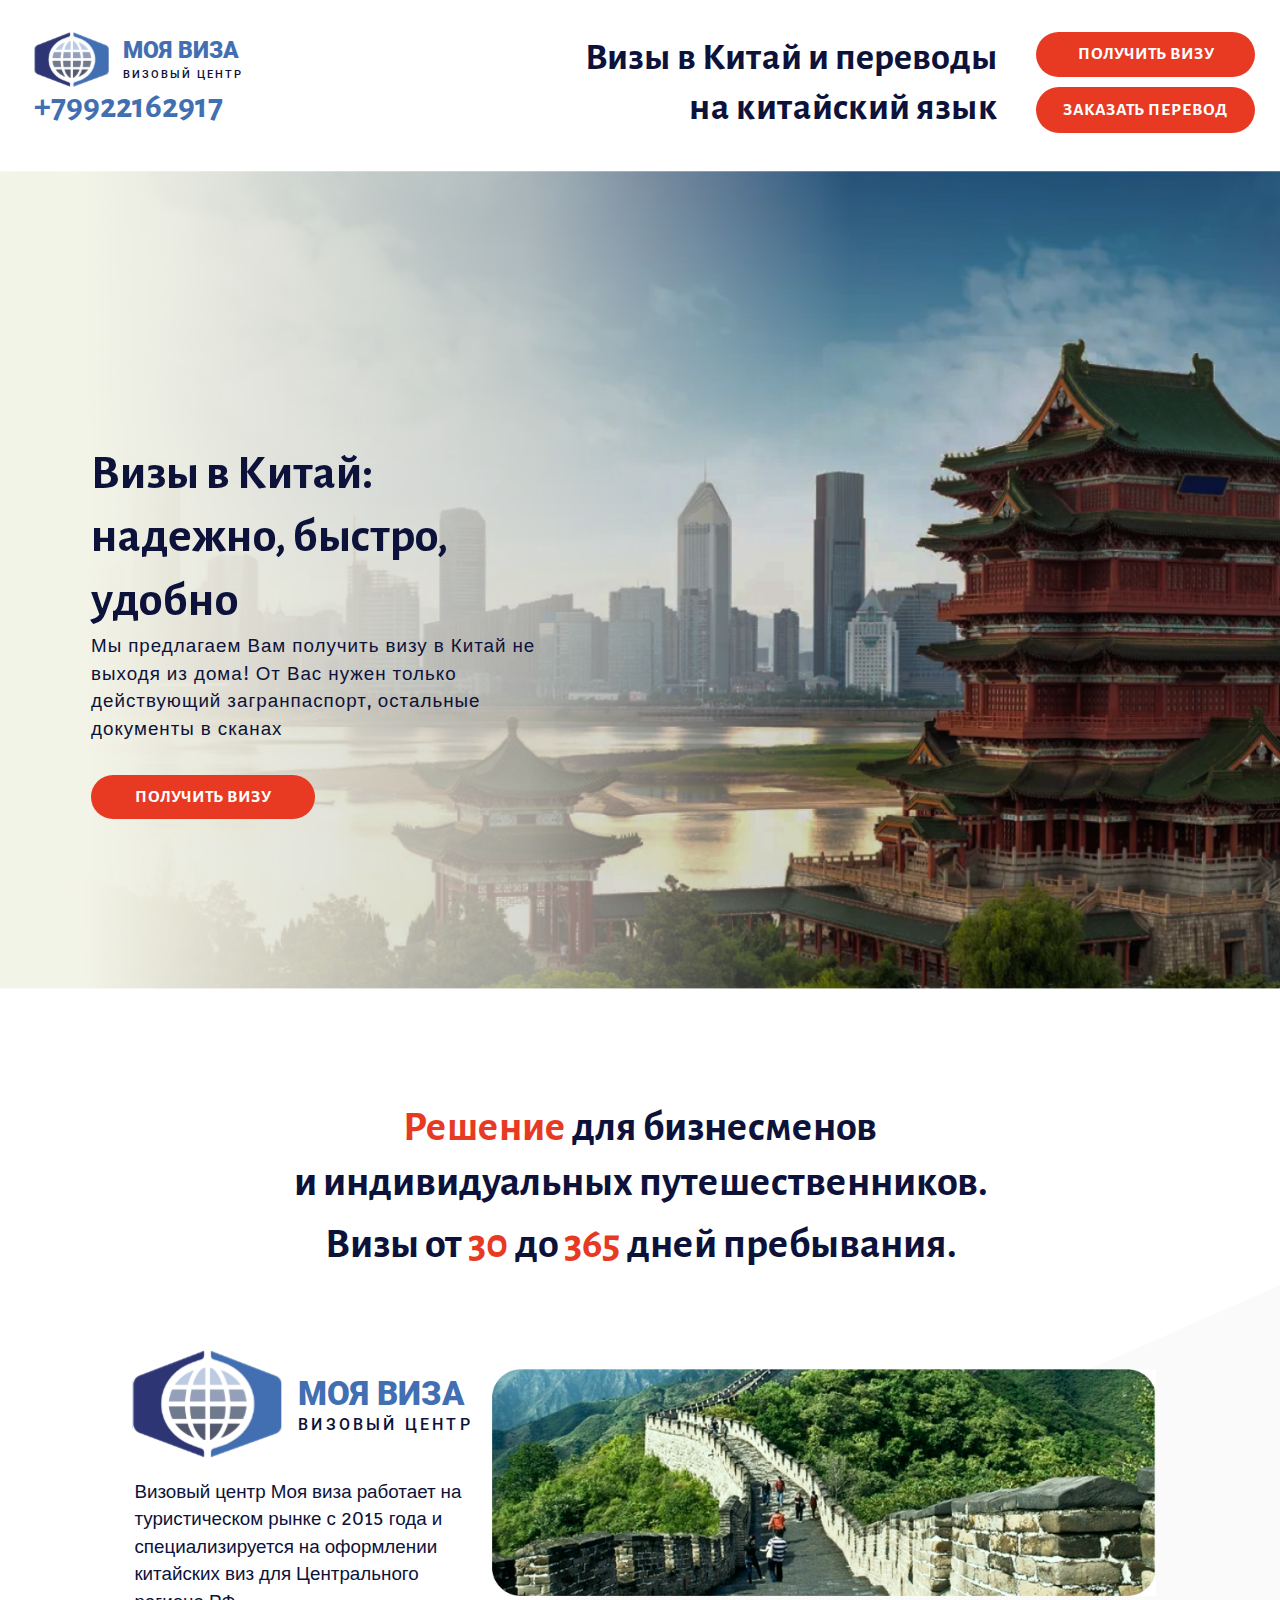
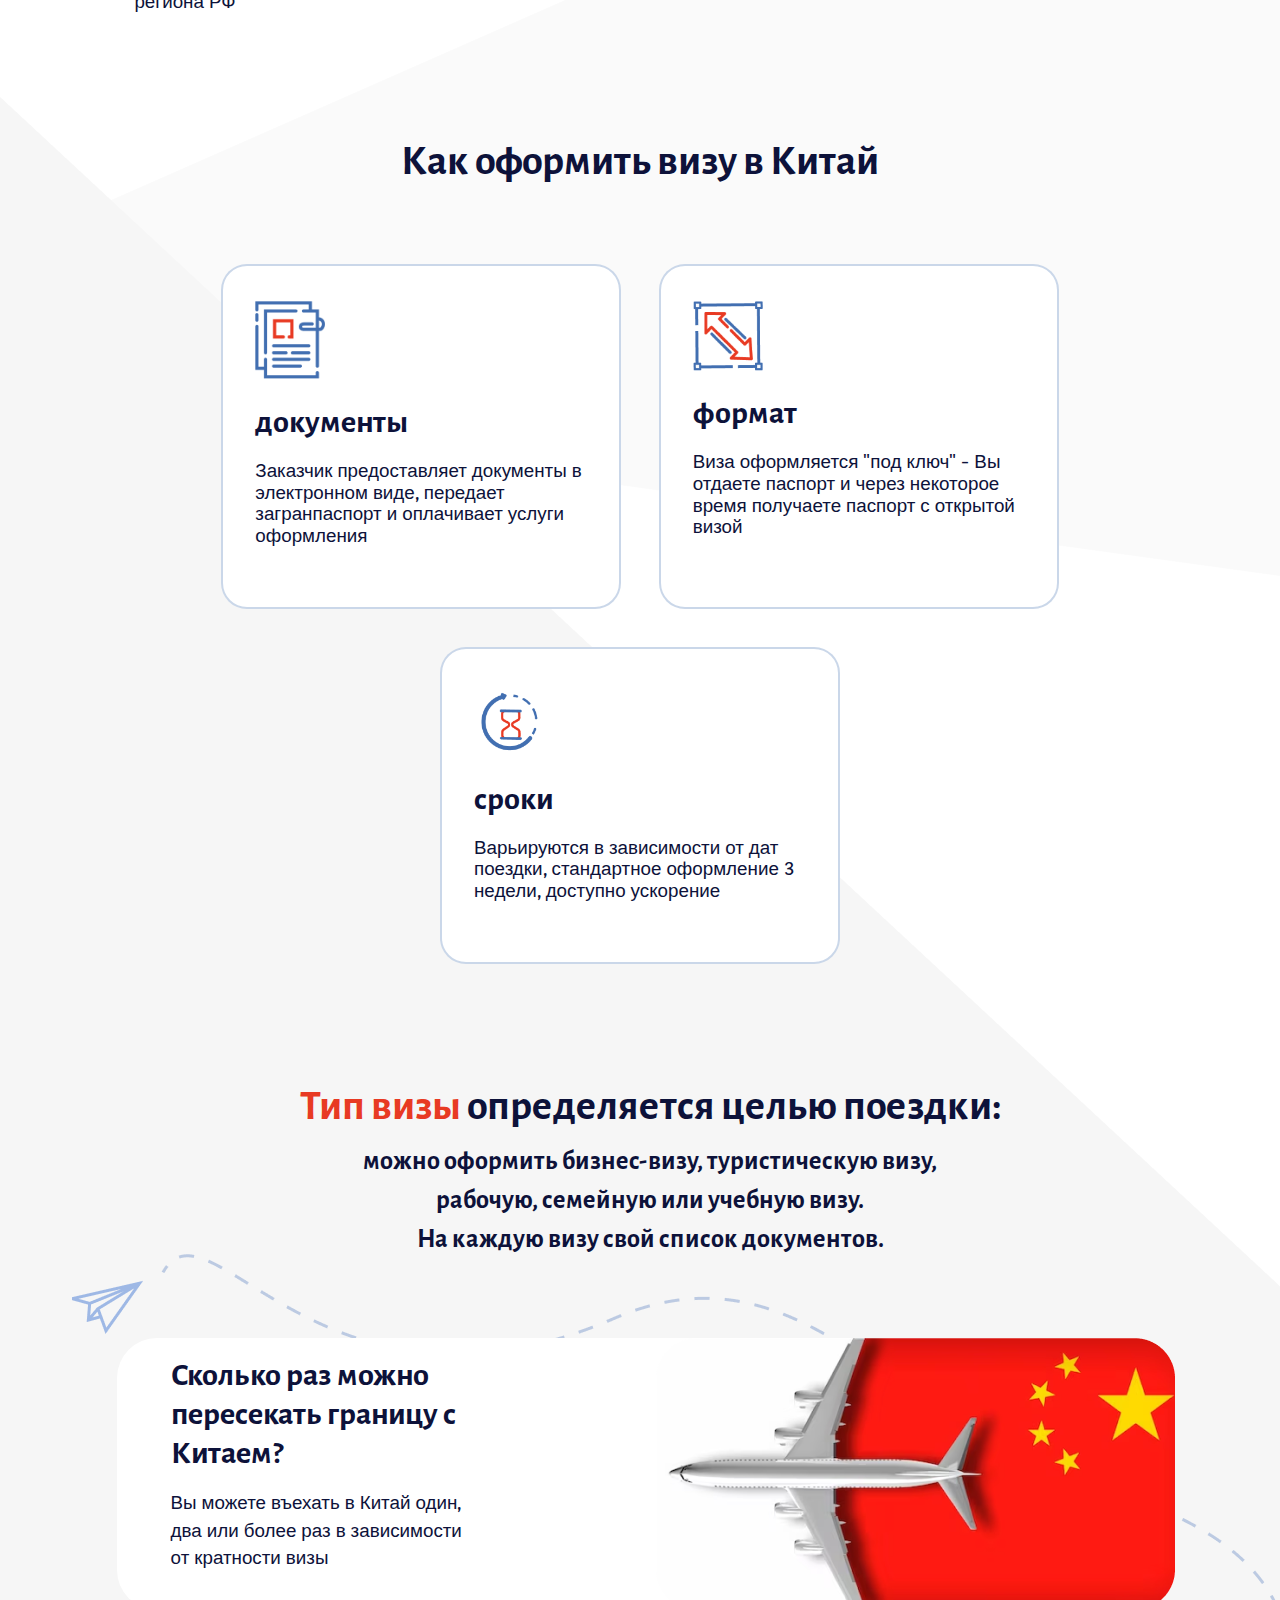
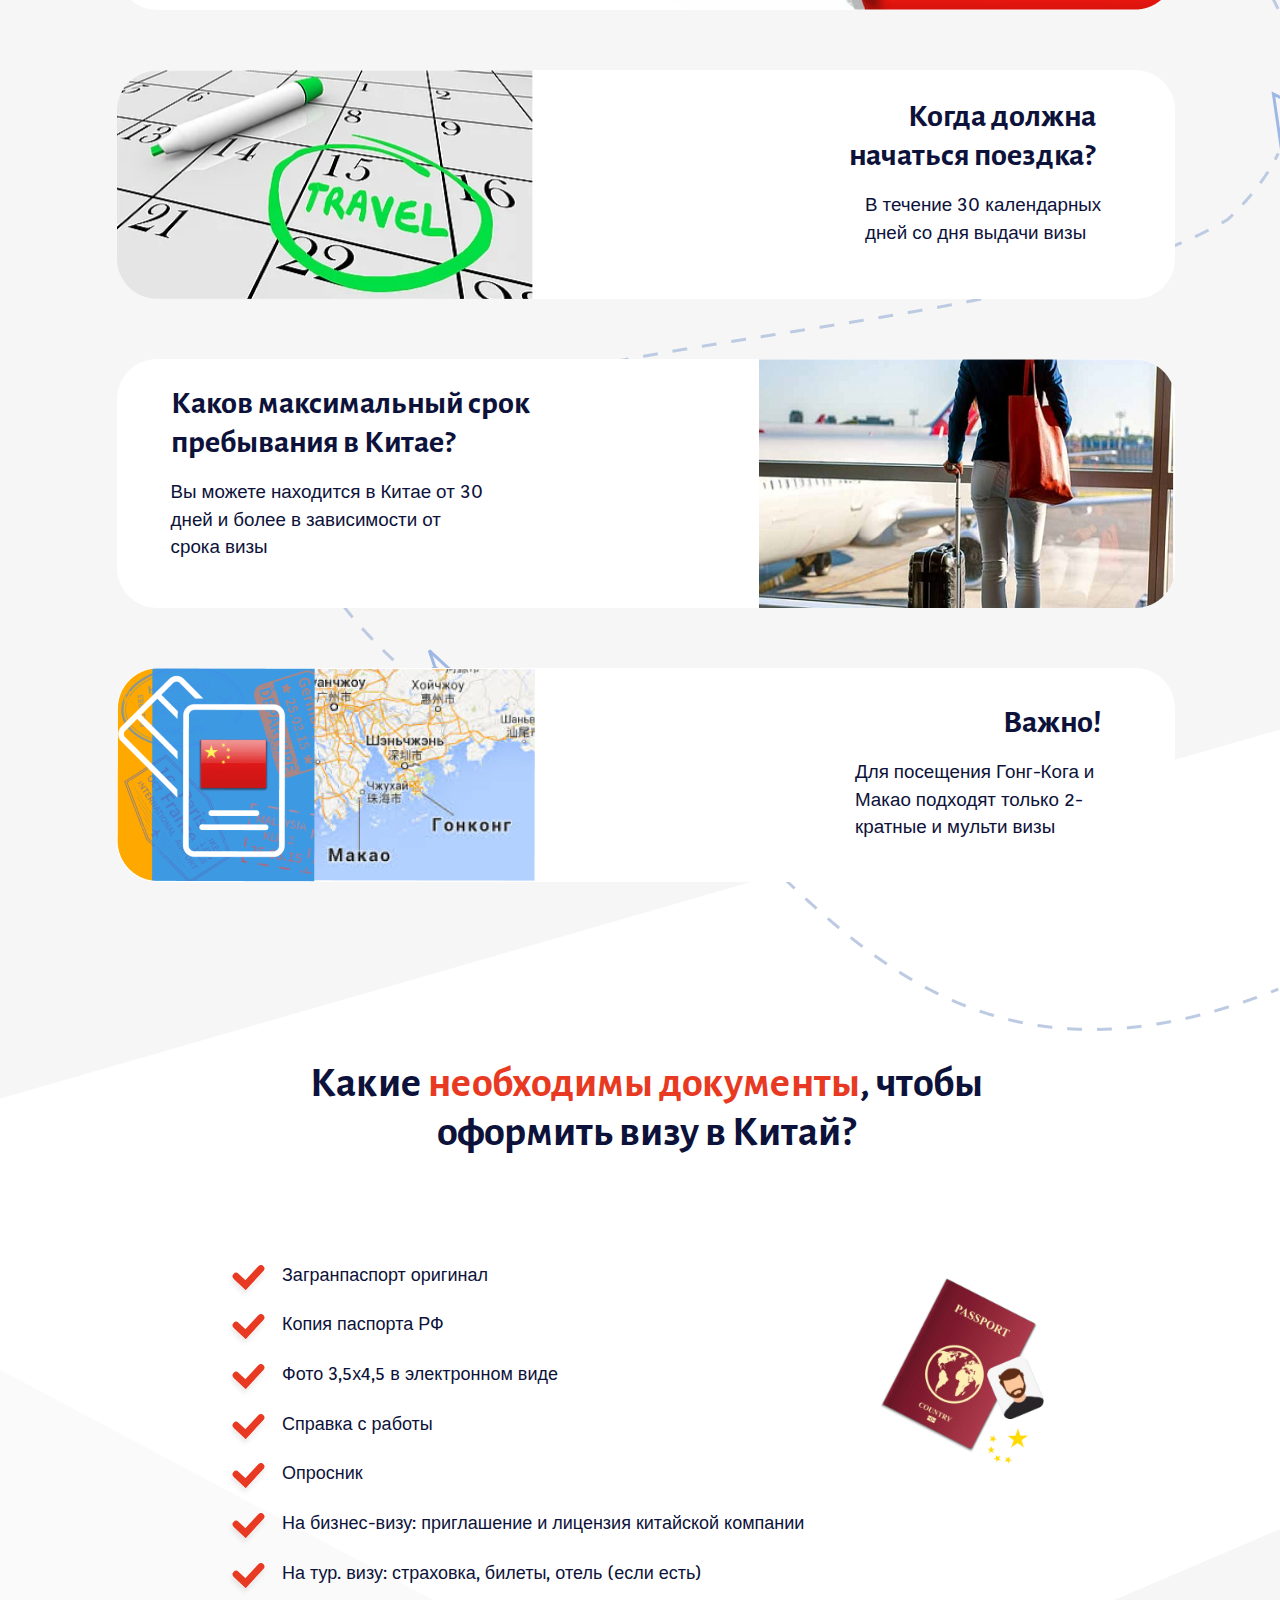
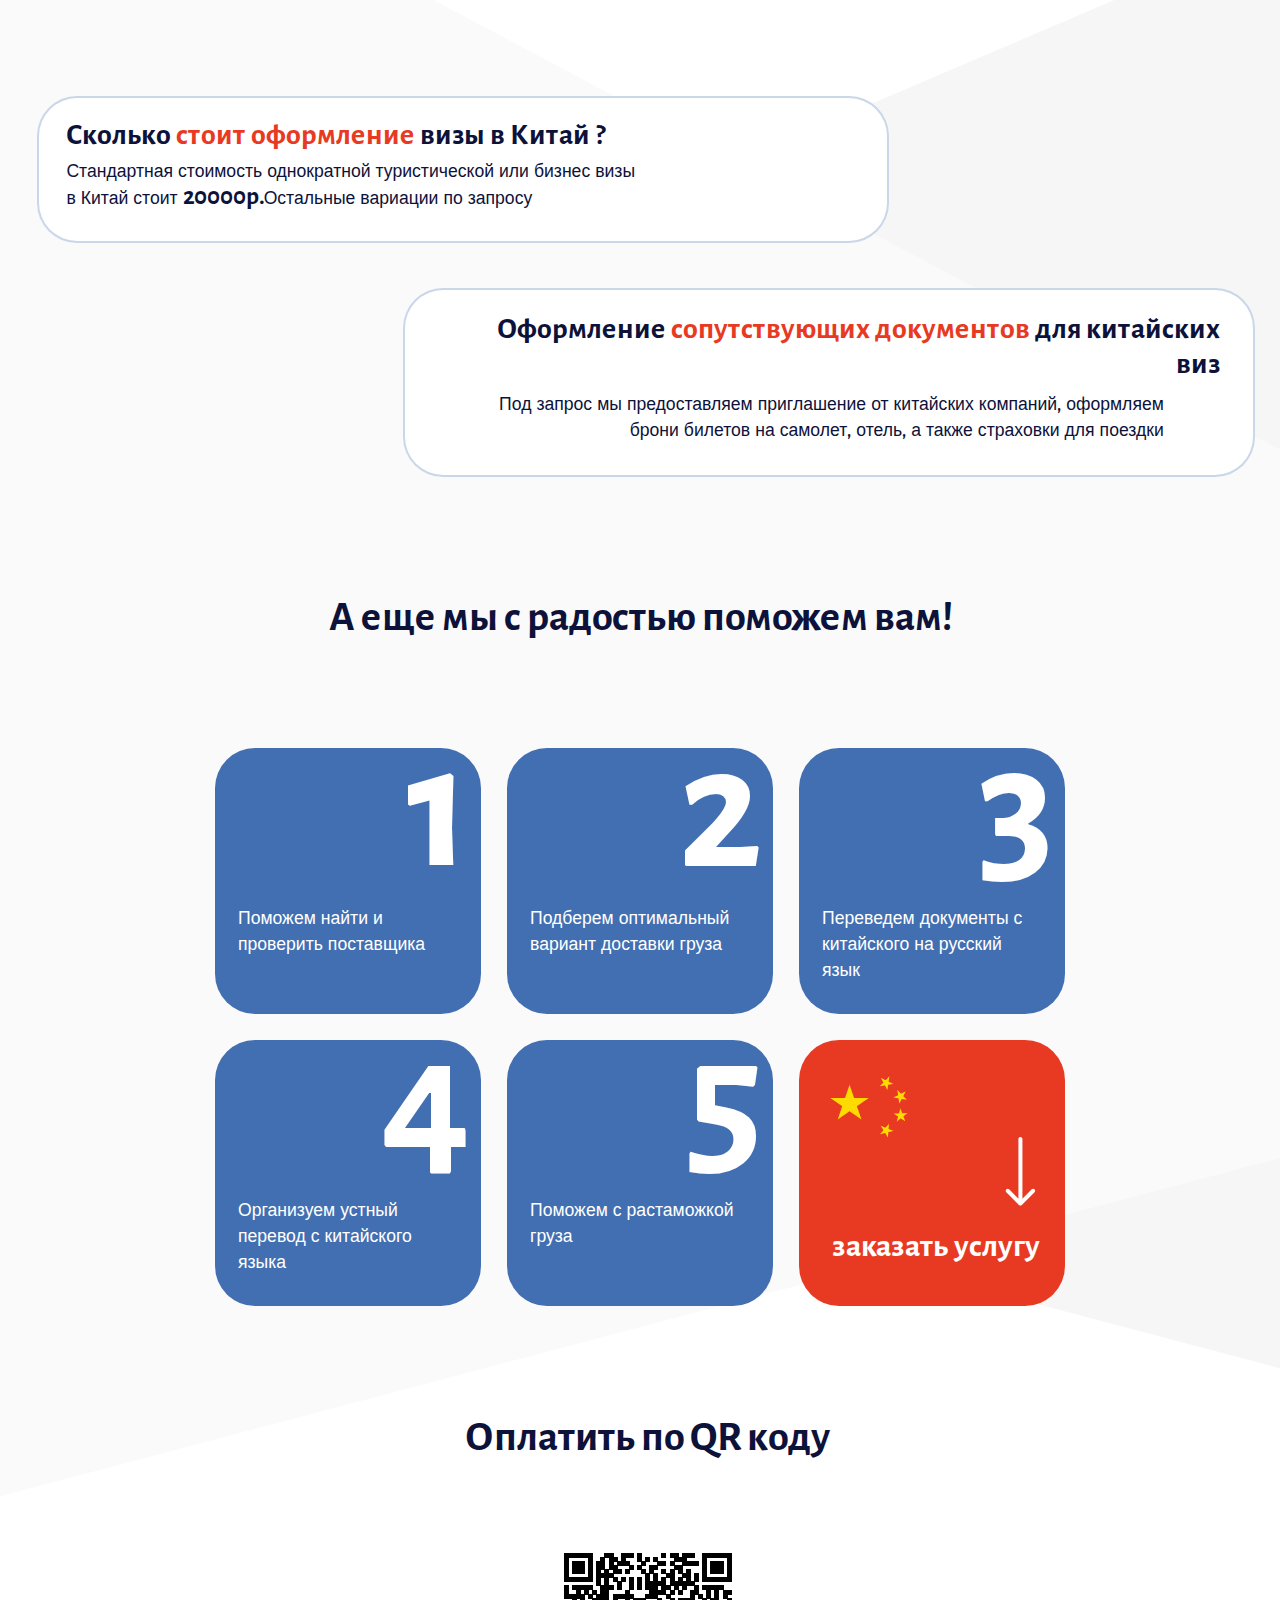
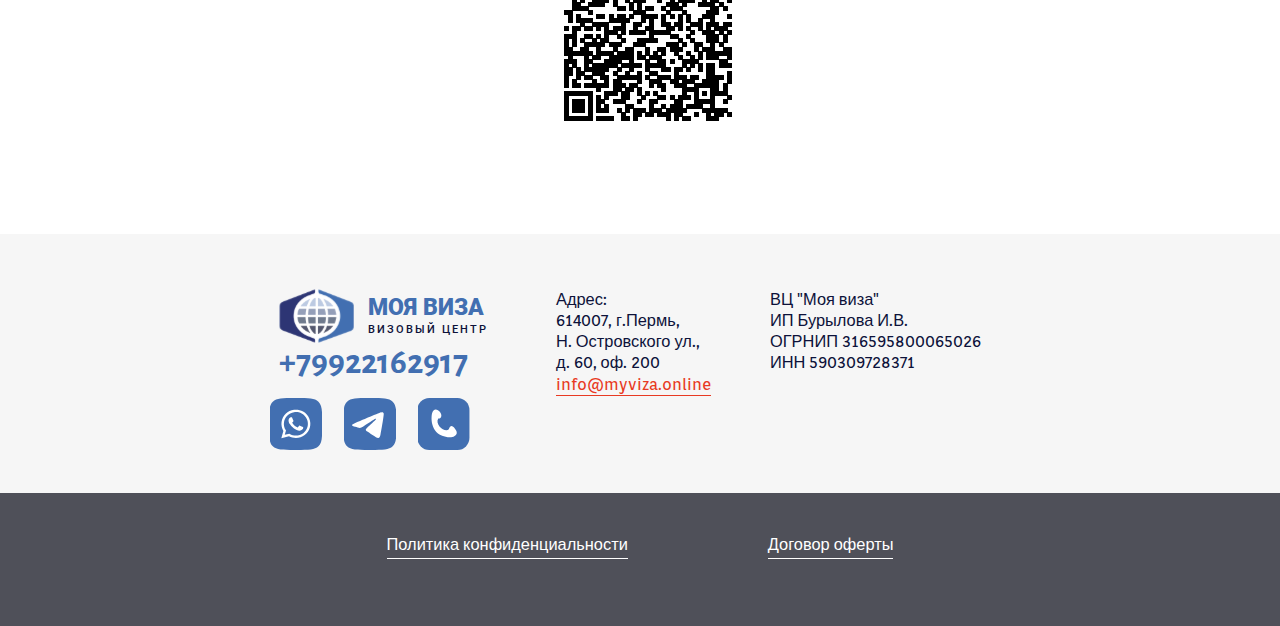
<file: index.html>
<!DOCtype html>
<html lang="ru">
<head>
    <meta charset="UTF-8">
    <meta http-equiv="X-UA-Compatible" content="IE=edge">
    <meta name="viewport" content="width=device-width, initial-scale=1.0">
    <link rel="shortcut icon" href="assets/img/favicon.ico" type="image/x-icon">
    <link rel="stylesheet" href="css/index.css">
    <title>Визы в Китай и переводы на китайский язык</title>
</head>
<body>
    <div class="body-wrapper">
        <header class="header">
            <div class="container">
            <div class="header__container">
                <div class="header__container_first">
                    <a href="index.html" class="header__logo">
                        <div class="header__logo_pic">
                            <img src="assets/svg/logo.svg" alt="Моя виза">
                        </div>

                        <div class="header__link_content">
                        <h3 class="header__link_title">МОЯ ВИЗА</h3>
                        <p class="header__link_text">ВИЗОВЫЙ ЦЕНТР</p>
                    </div>
                    </a>
                    <a href="tel:89922162917" class="header__contacts">+79922162917</a>
                </div>
                <div class="header__container_second">
                    <h2 class="header__title">Визы в Китай и переводы на китайский язык</h2>
                    <div class="header__buttons">
                        <button class="header__button_first button click-btn">получить визу</button>
                        <a href="translations.html" class="header__button_second button">заказать перевод</a>
                    </div>
                </div>
            </div>

            <div class="modal">
                <form class="form" id="form" autocomplete="off">
                    <div class="form__content">
                        <h2 class="form__title">Китайские визы и переводы </h2>
                        <p class="form__text">Заполните форму 
                            и мы свяжемся с вами в ближайшее время</p>
                    </div>
                    <div class="form__body">
                    <input type="text" id="name" name="name" class="form__input" placeholder="Ваше имя">
                    <input type="tel" id="tel" name="tel" class="form__input" placeholder="Телефон">
                    <input type="email" id="email" name="email" class="form__input" placeholder="E-mail">
                    <h3 class="form__subtitle">Как с вами связаться?</h3>

                        <div class="options__item">
                            <input type="checkbox" checked id="byEmail" name="connection" value="mail" class="options__input">
                            <label for="byEmail" class="options__label"><span>по электронной почте</span></label>
                        </div>

                        <div class="options__item">
                            <input type="checkbox" id="byPhone" name="connection" value="phone" class="options__input">
                            <label for="byPhone" class="options__label"><span>телефонным звонком</span></label>
                        </div>

                        <div class="options__item">
                            <input type="checkbox" id="byWhatsapp" name="connection" value="whatsapp" class="options__input">
                            <label for="byWhatsapp" class="options__label"><span>по WhatsApp</span></label>
                        </div>
                    <button type="submit" class="form__button button">связаться со мной</button>
                </form>
            </div>

        </div>
        </header>
        <main class="main">
            <section class="banner">
                <div class="container">
                    <div class="banner__container">
                    <h1 class="banner__title">Визы в Китай:<br> надежно, быстро, удобно</h1>
                    <p class="banner__text">Мы предлагаем Вам получить визу в Китай не выходя из дома! От Вас нужен только действующий загранпаспорт, остальные документы в сканах</p>
                    <button class="banner__button button click-btn">получить визу</button>
                </div>
                </div>
            </section>
            <section class="about">
                <div class="container">
                    <h2 class="about__title big-title"><span class="accent-color">Решение</span> для бизнесменов<br> и индивидуальных путешественников.
                    </h2>
                    <h2 class="about__title big-title">Визы от <span class="accent-color">30</span> до <span class="accent-color">365</span> дней пребывания.</h2>
                    <div class="about__items">
                        <div class="about__content">
                            <a href="index.html" class="about__logo">
                                <div class="about__logo_pic logo-pic">
                                    <img src="assets/svg/logo.svg" alt="Моя виза">
                                </div>
        
                                <div class="about__link_content">
                                <h3 class="about__link_title">МОЯ ВИЗА</h3>
                                <p class="about__link_text">ВИЗОВЫЙ ЦЕНТР</p>
                            </div>
                            </a>
                            <p class="about__text">Визовый центр Моя виза работает 
                                на туристическом рынке с 2015 года 
                                и специализируется на оформлении китайских виз для Центрального 
                                региона РФ</p>
                        </div>
                        <div class="about__image">
                            <img src="assets/img/about.jpg" alt="МОЯ ВИЗА" class="about__image_pic">
                        </div>
                    </div>
                </div>
            </section>
            <section class="formalization">
                <div class="container">
                    <h2 class="formalization__title big-title">Как оформить визу в Китай</h2>
                    <div class="formalization__items">
                        <div class="formalization__card">
                            <div class="formalization__content">
                            <div class="formalization__icon">
                                <img src="assets/img/formalize-1.png" alt="Как оформить визу в Китай">
                            </div>
                            <h3 class="formalization__header">документы</h3>
                            <p class="formalization__subtitle">Заказчик предоставляет документы в электронном 
                                виде, передает загранпаспорт 
                                и оплачивает услуги оформления </p>
                            </div>
                        </div>

                        <div class="formalization__card">
                            <div class="formalization__content">
                            <div class="formalization__icon">
                                <img src="assets/img/formalize-2.png" alt="Как оформить визу в Китай">
                            </div>
                            <h3 class="formalization__header">формат</h3>
                            <p class="formalization__subtitle">Виза оформляется "под ключ" - Вы отдаете паспорт и через некоторое время получаете паспорт с открытой  визой</p>
                        </div>
                        </div>

                        <div class="formalization__card">
                            <div class="formalization__content formalization__content_third">
                            <div class="formalization__icon">
                                <img src="assets/img/formalize-3.png" alt="Как оформить визу в Китай">
                            </div>
                            <h3 class="formalization__header">сроки</h3>
                            <p class="formalization__subtitle">Варьируются в зависимости 
                                от дат поездки, стандартное оформление 3 недели, доступно ускорение
                                </p>
                        </div>
                        </div>
                    </div>
                </div>
            </section>
            <section class="questions">
                <div class="container">
                    <h2 class="questions__title big-title"><span class="accent-color">Тип визы</span> определяется целью поездки:</h2>
                    <h3 class="questions__title_small title-small">можно оформить бизнес-визу, туристическую визу,<br> рабочую, семейную или учебную визу.<br> 
                        На каждую визу свой список документов.</h3>
                        <div class="questions__container">
                        <div class="questions__items">
                            <div class="questions__item">
                                <div class="questions__content questions__content_odd">
                                    <h4 class="questions__content_title content_title_first">Сколько раз можно 
                                        пересекать границу с Китаем?</h4>
                                    <p class="questions__content_text content_text_first">Вы можете въехать в Китай один, два или более раз в зависимости от кратности визы</p>
                                </div>
                            <div class="questions__image questions__image_first">
                                <picture>
                                    <source srcset="../../assets/img/type-1-media.png" media="(max-width: 950px)">
                                    <img src="assets/img/type-1.png" alt="Сколько раз можно 
                                    пересекать границу с Китаем?">
                                </picture>
                            </div>
                        </div>

                        <div class="questions__item">
                            <div class="questions__image">
                                <picture>
                                    <source srcset="assets/img/type-2-media.png" media="(max-width: 950px)">
                                    <img src="assets/img/type-2.png" alt="Сколько раз можно 
                                    пересекать границу с Китаем?">
                                </picture>
                            </div>
                            <div class="questions__content questions__content_even">
                                <h4 class="questions__content_title content_title_second">Когда должна начаться поездка?</h4>
                                <p class="questions__content_text content_text_second">В течение 30 календарных дней со дня выдачи визы</p>
                            </div>
                    </div>

                    <div class="questions__item">
                        <div class="questions__content questions__content_odd">
                            <h4 class="questions__content_title content_title_third">Каков максимальный срок пребывания в Китае?</h4>
                            <p class="questions__content_text content_text_third">Вы можете находится в Китае от 30 дней и более в зависимости от срока визы</p>
                        </div>
                    <div class="questions__image">
                        <picture>
                        <source srcset="assets/img/type-3-media.png" media="(max-width: 950px)">
                        <img src="assets/img/type-3.png" alt="Сколько раз можно 
                        пересекать границу с Китаем?">
                    </picture>
                    </div>
                </div>

                <div class="questions__item">
                            <div class="questions__image">
                                <picture>
                                <source srcset="assets/img/type-4-media.png" media="(max-width: 950px)">
                                <img src="assets/img/type-4.png" alt="Сколько раз можно 
                                пересекать границу с Китаем?">
                            </picture>
                            </div>
                    <div class="questions__content questions__content_even">
                        <h4 class="questions__content_title content_title_fourth">Важно!</h4>
                        <p class="questions__content_text content_text_fourth">Для посещения Гонг-Кога 
                            и Макао подходят только 
                            2-кратные и мульти визы</p>
                    </div>
            </div>
        </div>
    </div>
    </div>
            </section>
            <section class="documentation">
                    <div class="container">
                        <h2 class="documentation__title big-title">Какие <span class="accent-color">необходимы документы</span>, чтобы оформить визу в Китай? </h2>
                        <div class="documentation__container">
                            <ul class="documentation__list">
                                <li class="documentation__item">Загранпаспорт оригинал
                                </li>
                                <li class="documentation__item">Копия паспорта РФ
                                </li>
                                <li class="documentation__item">Фото 3,5х4,5 в электронном виде</li>
                                <li class="documentation__item">Справка с работы</li>
                                <li class="documentation__item">Опросник
                                </li>
                                <li class="documentation__item">На бизнес-визу: приглашение и лицензия китайской компании
                                </li>
                                <li class="documentation__item">На тур. визу: страховка, билеты, отель (если есть)</li>
                            </ul>
                            <div class="documentation__image">
                                <img src="assets/img/doc.png" alt="Какие необходимы документы, чтобы оформить визу в Китай?">
                            </div>
                        </div>
                    </div>
            </section>
            <section class="price">
                <div class="container">
                    <div class="price__item">
                        <h2 class="price__title">Сколько <span class="accent-color">стоит оформление</span> визы в Китай ?</h2>
                        <p class="price__subtitle price__subtitle_first">Стандартная стоимость однократной туристической или бизнес визы в Китай стоит <span class="accent-font">20000р.</span>Остальные вариации по запросу</p>
                    </div>
                    <div class="price__item price__item_second">
                        <h2 class="price__title_small">Оформление <span class="accent-color">сопутствующих документов</span> для китайских виз
                        </h2>
                        <p class="price__subtitle price__subtitle_second">Под запрос мы предоставляем приглашение от китайских компаний, оформляем брони билетов на самолет, отель, а также страховки для поездки
                        </p>
                    </div>
                </div>
            </section>
            <section class="help">
                <div class="container">
                    <h2 class="help__title big-title">А еще мы с радостью поможем вам!</h2>
                    <div class="help__container">
                    <div class="help__items">
                        <div class="help__item">
                            <h2 class="help__item_title">1</h2>
                            <p class="help__text">Поможем найти 
                                и проверить поставщика
                                </p>
                        </div>

                        <div class="help__item">
                            <h2 class="help__item_title">2</h2>
                            <p class="help__text">Подберем оптимальный вариант доставки груза
                                </p>
                        </div>

                        <div class="help__item">
                            <h2 class="help__item_title">3</h2>
                            <p class="help__text">Переведем документы с китайского
                                на русский язык                                
                                </p>
                        </div>

                        <div class="help__item">
                            <h2 class="help__item_title">4</h2>
                            <p class="help__text">Организуем устный 
                                перевод с китайского языка                                
                                </p>
                        </div>

                        <div class="help__item">
                            <h2 class="help__item_title">5</h2>
                            <p class="help__text">Поможем 
                                с растаможкой груза
                                </p>
                        </div>

                        <div class="help__item help__order click-btn">
                            <div class="help__order_img img-first">
                                <img src="assets/img/flag.png" alt="заказать услугу">
                            </div>
                            <div class="help__order_img img-second">
                                <img src="assets/svg/arrow-down.svg" alt="заказать услугу">
                            </div>
                            <h4 class="help__order_title">заказать услугу</h4>
                        </div>
                    </div>
                </div>
                </div>
            </section>
            <section class="payment">
                <div class="container">
                    <h2 class="payment__title big-title">Оплатить по QR коду</h2>
                    <div class="payment__image">
                        <img src="assets/img/qr.png" alt="Оплатить по QR коду">
                    </div>
                </div>
            </section>
        </main>
        <footer class="footer">
            <div class="footer__top">
            <div class="container">
                    <div class="footer__items">
                            <div class="footer__container footer__container_first">
                            <a href="index.html" class="footer__logo">
                                <div class="footer__logo_pic">
                                    <img src="assets/svg/logo.svg" alt="Моя виза">
                                </div>
        
                                <div class="footer__link_content">
                                <h3 class="footer__link_title">МОЯ ВИЗА</h3>
                                <p class="footer__link_text">ВИЗОВЫЙ ЦЕНТР</p>
                            </div>
                            </a>
                            <div class="footer__wraper">
                            <a href="tel:89922162917" class="footer__contacts">+79922162917</a>
                            <div class="footer__socials">
                                <a href="https://wa.me/79922162917" class="footer__socials_link" target="_blank">
                                    <img src="assets/svg/WhatsApp.svg" alt="WhatsApp" class="footer__socials_img">
                                </a>
                                <a href="https://t.me/my_visa_online" class="footer__socials_link" target="_blank">
                                    <img src="assets/svg/Telegram.svg" alt="Telegram" class="footer__socials_img">
                                </a>
                                <a href="tel:89922162917" class="footer__socials_link">
                                    <img src="assets/svg/phone.svg" alt="Позвонить" class="footer__socials_img">
                                </a>
                            </div>
                        </div>
                    </div>

                            <div class="footer__container footer__container_second">
                            <div class="footer__address">
                                Адрес:<br>
                                614007, г.Пермь,<br>
                                Н. Островского ул.,<br>
                                д. 60, оф. 200
                            <a href="mailto:info@myviza.online" target="_blank" class="footer__mail"> info@myviza.online</a>
                        </div>

                            <div class="footer__company">
                                ВЦ "Моя виза"<br>
                                ИП Бурылова И.В.<br>
                                ОГРНИП 316595800065026
                                ИНН 590309728371
                            </div>
                    </div>
            </div>
            </div>
        </div>
        <div class="footer__down">
            <div class="container">
                <div class="footer__links">
                    <div class="footer__confidenciality">
                <a href="pages/Политика конф.docx">Политика конфиденциальности</a>
            </div>
            <div class="footer__offer">
                <a href="pages/Договор оферты.docx">Договор оферты</a>
            </div>
            </div>
            </div>
        </div>
        </footer>
    </div>
    <script src="./js/inputmask.min.js"></script>
    <script src="./js/just-validate.min.js"></script>
    <script src="./js/btn1.js"></script>
    <script type="module" src="./js/main.js"></script>
</body>
</html>
</file>
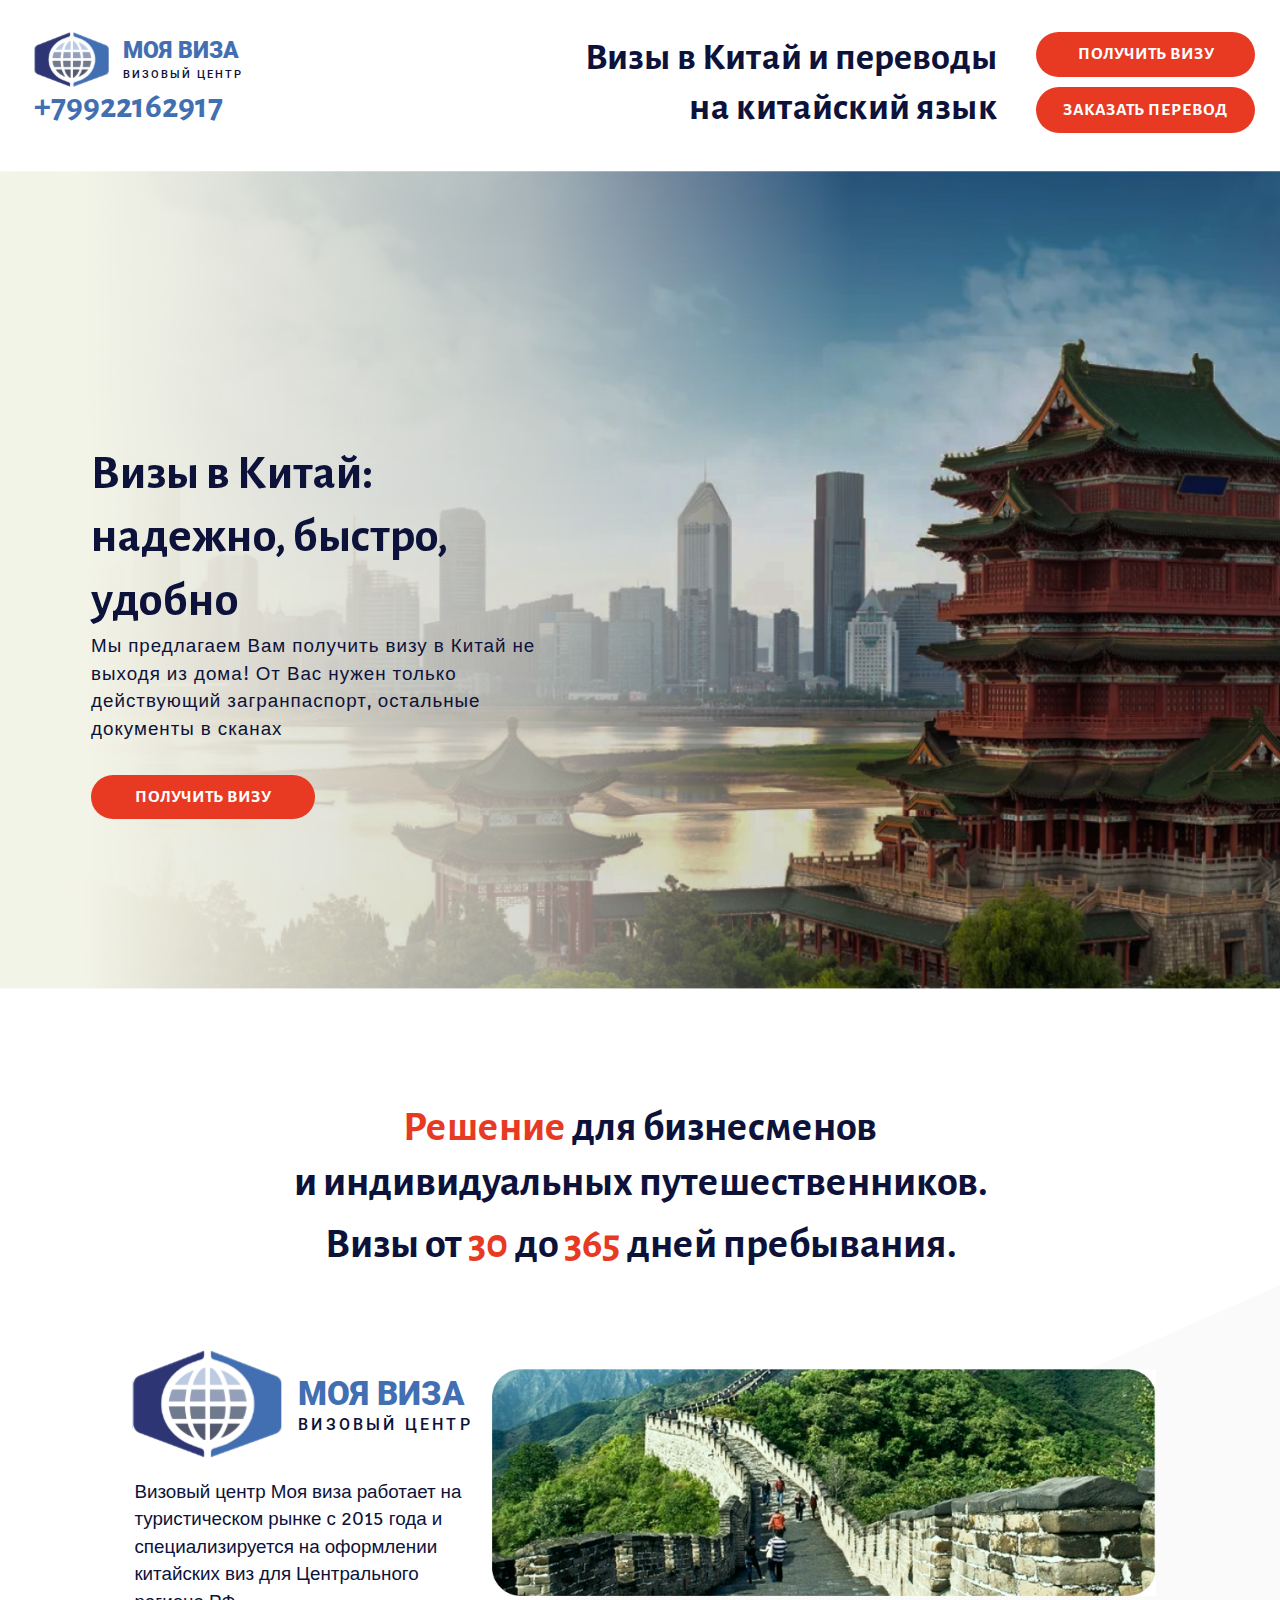
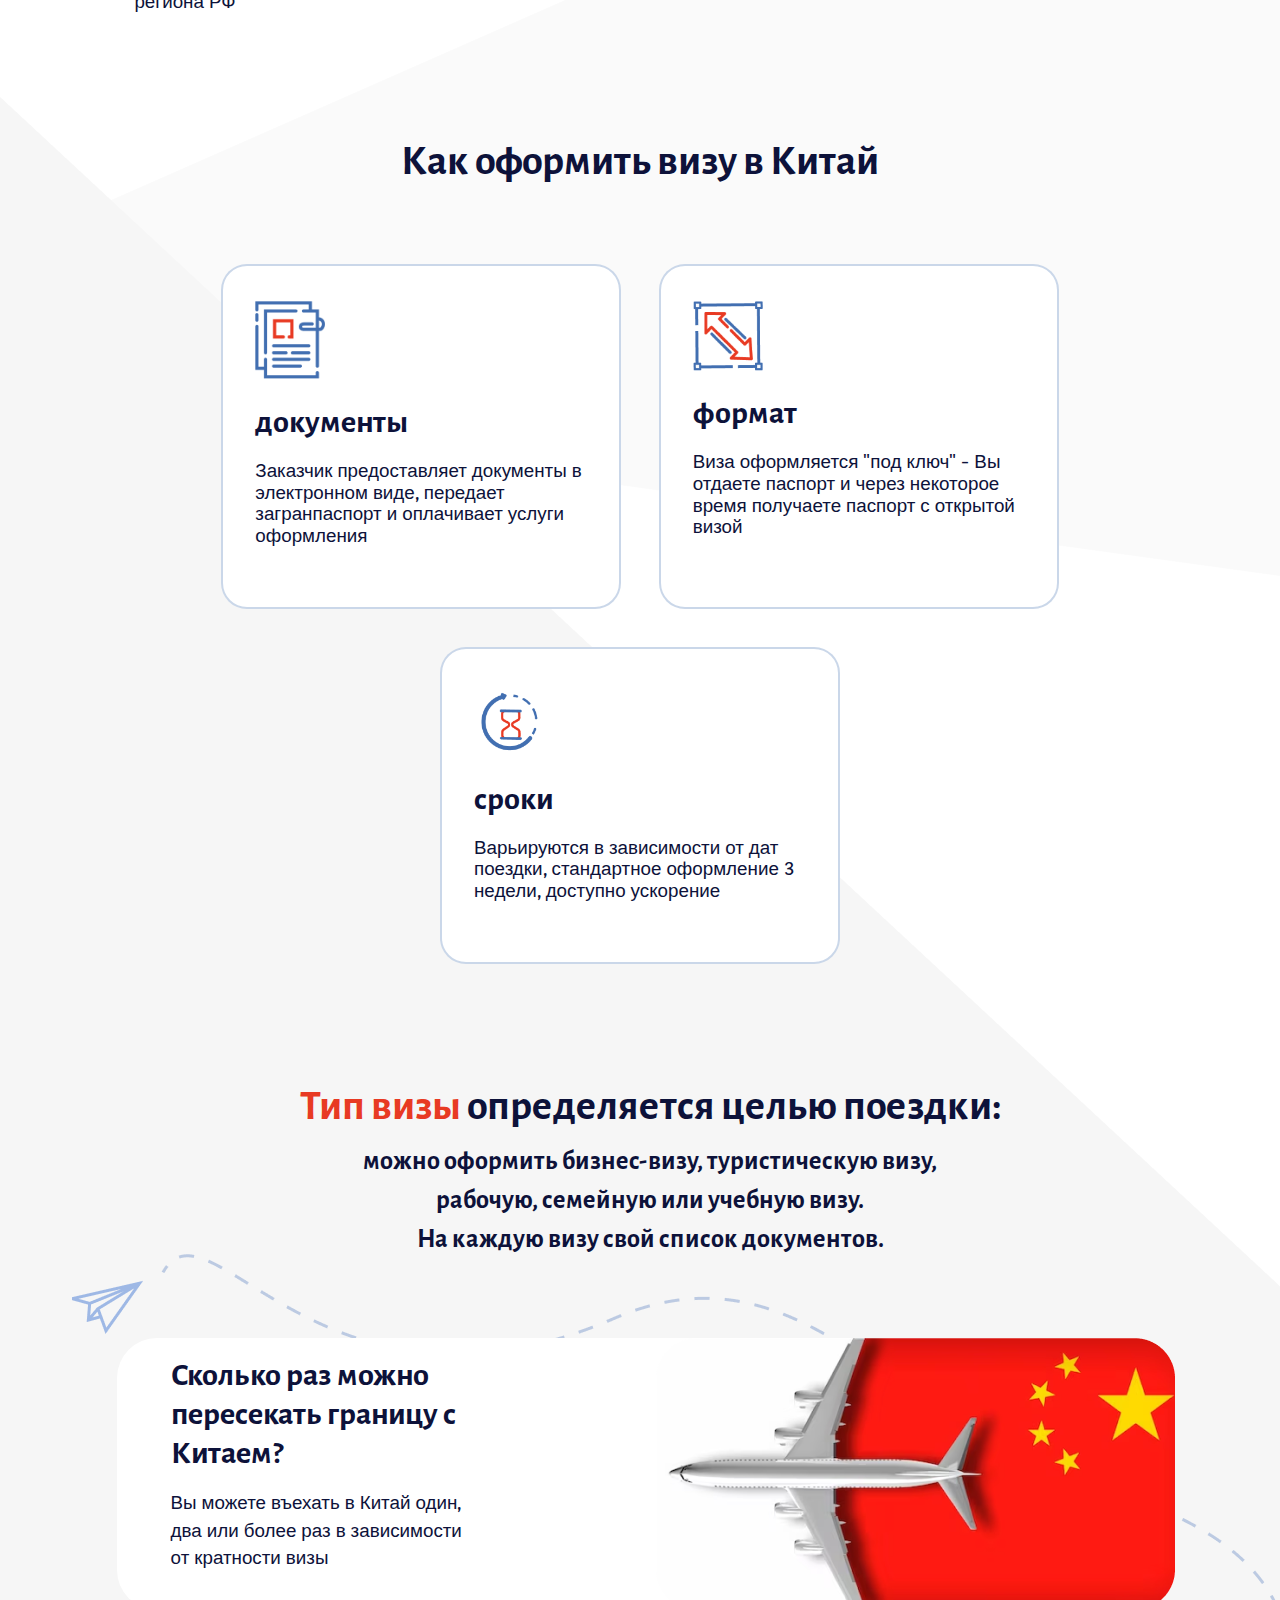
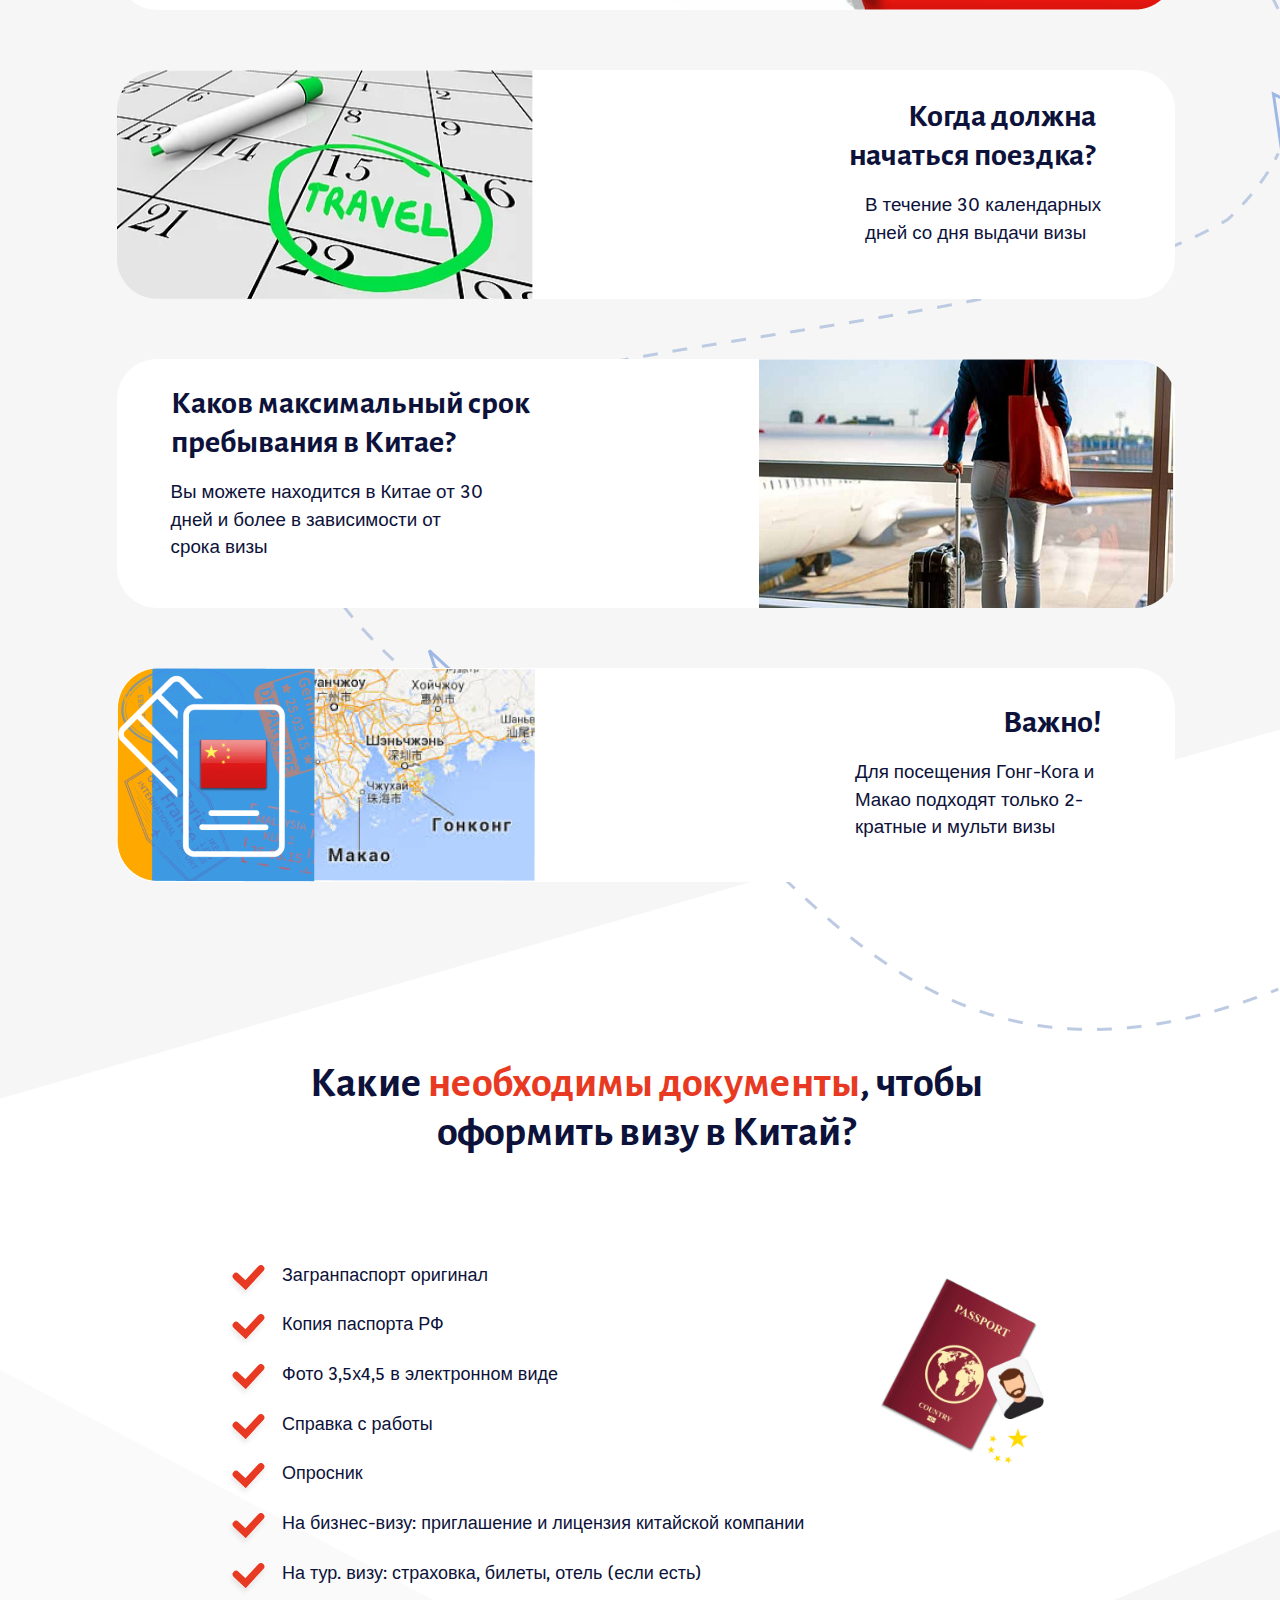
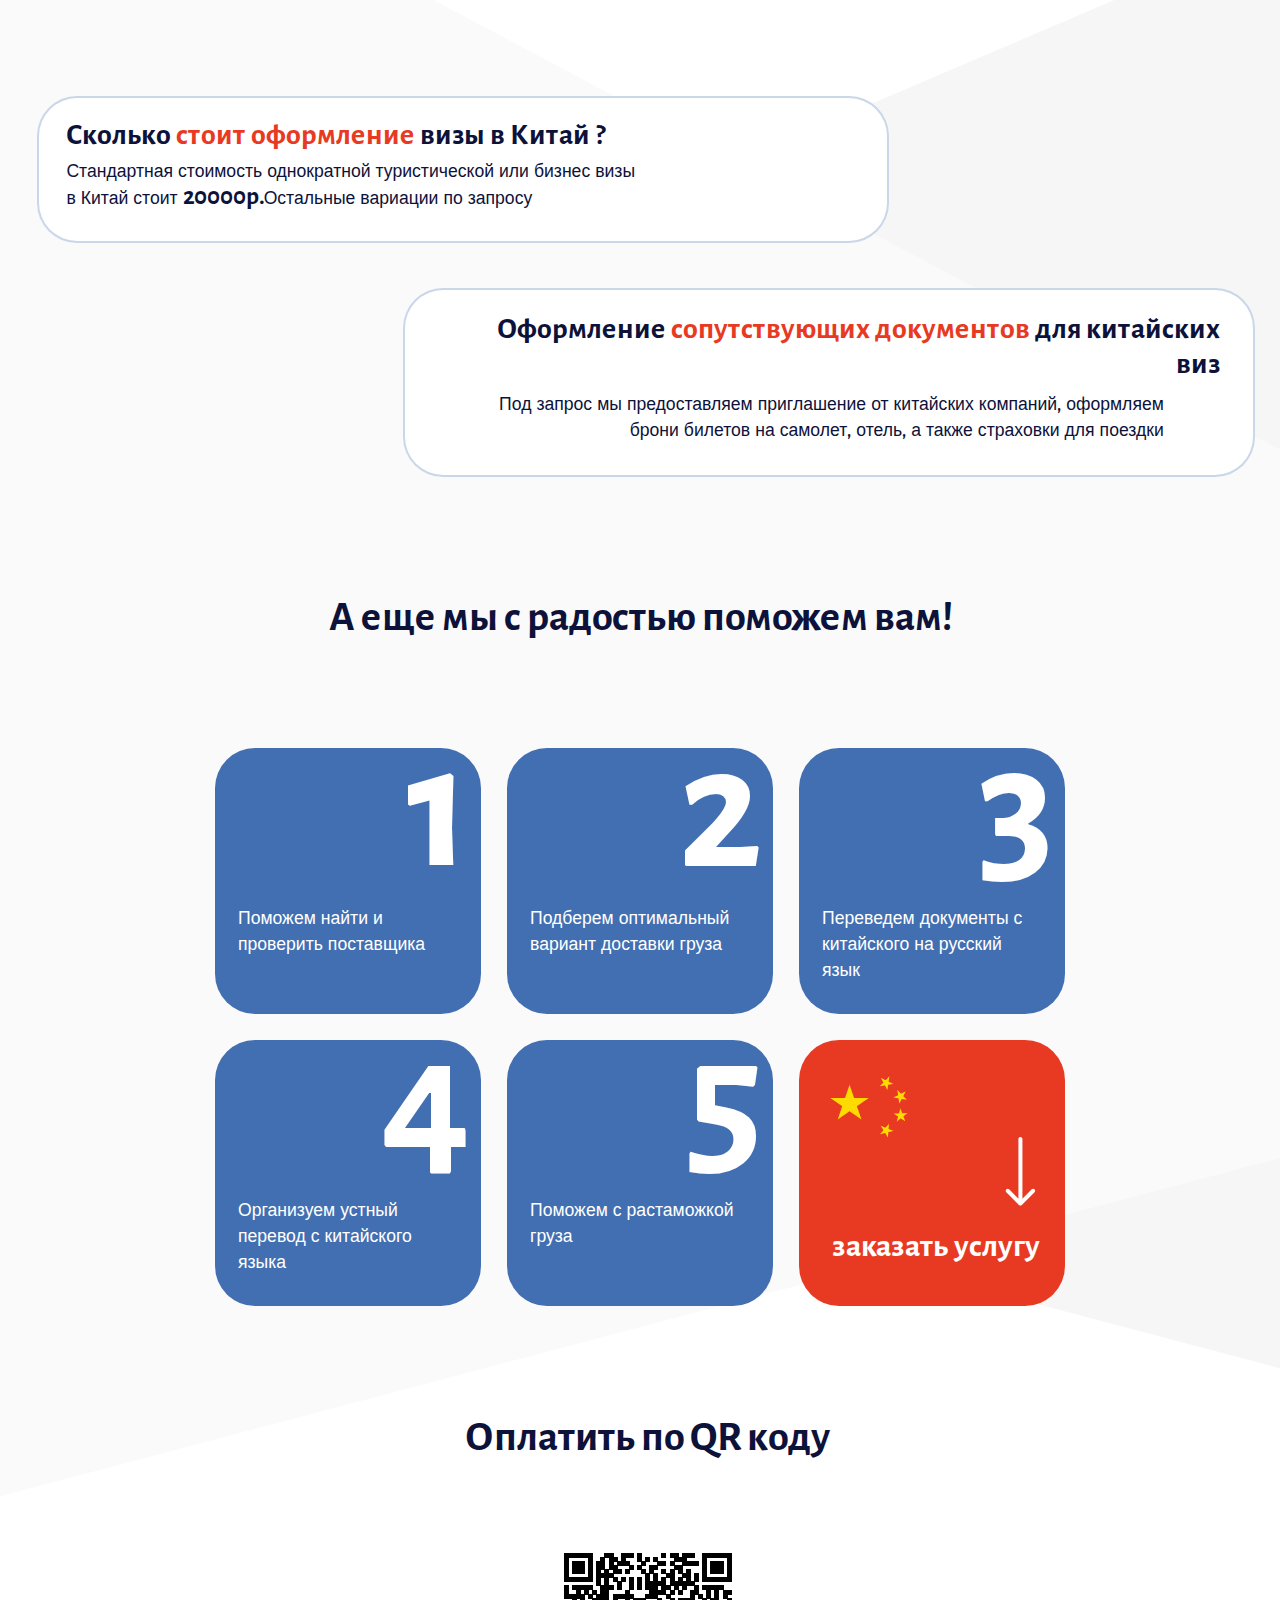
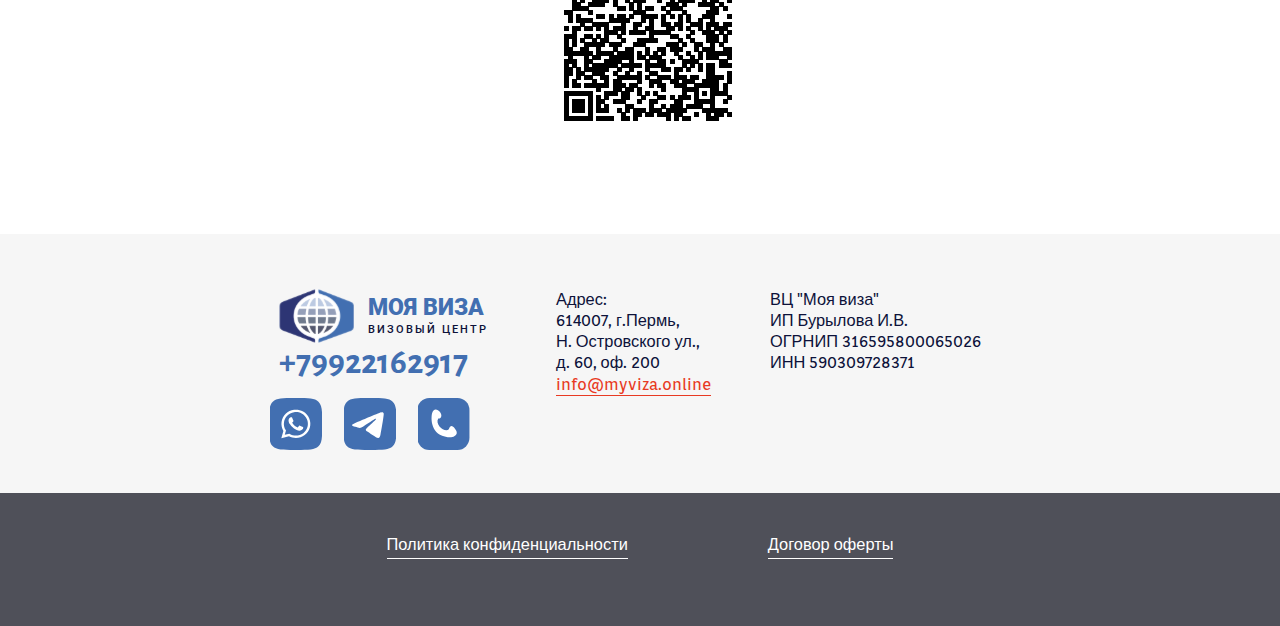
<file: pages/main/index.html>
<!DOCtype html>
<html lang="ru">
<head>
    <meta charset="UTF-8">
    <meta http-equiv="X-UA-Compatible" content="IE=edge">
    <meta name="viewport" content="width=device-width, initial-scale=1.0">
    <link rel="shortcut icon" href="../../assets/img/favicon.ico" type="image/x-icon">
    <link rel="stylesheet" href="../../css/index.css">
    <title>Визы в Китай и переводы на китайский язык</title>
</head>
<body>
    <div class="body-wrapper">
        <header class="header">
            <div class="container">
            <div class="header__container">
                <div class="header__container_first">
                    <a href="index.html" class="header__logo">
                        <div class="header__logo_pic">
                            <img src="../../assets/svg/logo.svg" alt="Моя виза">
                        </div>

                        <div class="header__link_content">
                        <h3 class="header__link_title">МОЯ ВИЗА</h3>
                        <p class="header__link_text">ВИЗОВЫЙ ЦЕНТР</p>
                    </div>
                    </a>
                    <a href="tel:89922162917" class="header__contacts">+79922162917</a>
                </div>
                <div class="header__container_second">
                    <h2 class="header__title">Визы в Китай и переводы на китайский язык</h2>
                    <div class="header__buttons">
                        <button class="header__button_first button">получить визу</button>
                        <a href="../translations/index.html" class="header__button_second button">заказать перевод</a>
                    </div>
                </div>
            </div>

            <div class="modal">
                <form action="#" class="form" id="form" method="POST" autocomplete="off" enctype="multipart/form-data">
                    <div class="form__content">
                        <h2 class="form__title">Китайские визы и переводы </h2>
                        <p class="form__text">Заполните форму 
                            и мы свяжемся с вами в ближайшее время</p>
                    </div>
                    <div class="form__body">
                    <input type="text" id="name" name="name" class="form__input" data-validate-field ="name" placeholder="Ваше имя">
                    <input type="tel" id="tel" name="tel" class="form__input" data-validate-field = "tel" placeholder="Телефон">
                    <input type="email" id="email" name="email" class="form__input" data-validate-field = "email" placeholder="E-mail">
                    <h3 class="form__subtitle">Как с вами связаться?</h3>

                        <div class="options__item">
                            <input type="checkbox" checked id="byEmail" name="connection" value="mail" class="options__input">
                            <label for="byEmail" class="options__label"><span>по электронной почте</span></label>
                        </div>

                        <div class="options__item">
                            <input type="checkbox" id="byPhone" name="connection" value="phone" class="options__input">
                            <label for="byPhone" class="options__label"><span>телефонным звонком</span></label>
                        </div>

                        <div class="options__item">
                            <input type="checkbox" id="byWhatsapp" name="connection" value="whatsapp" class="options__input">
                            <label for="byWhatsapp" class="options__label"><span>по WhatsApp</span></label>
                        </div>
                    <button type="submit" class="form__button button">связаться со мной</button>
                </form>
            </div>

        </div>
        </header>
        <main class="main">
            <section class="banner">
                <div class="container">
                    <div class="banner__container">
                    <h1 class="banner__title">Визы в Китай:<br> надежно, быстро, удобно</h1>
                    <p class="banner__text">Мы предлагаем Вам получить визу в Китай не выходя из дома! От Вас нужен только действующий загранпаспорт, остальные документы в сканах</p>
                    <button class="banner__button button">получить визу</button>
                </div>
                </div>
            </section>
            <section class="about">
                <div class="container">
                    <h2 class="about__title big-title"><span class="accent-color">Решение</span> для бизнесменов<br> и индивидуальных путешественников.
                    </h2>
                    <h2 class="about__title big-title">Визы от <span class="accent-color">30</span> до <span class="accent-color">365</span> дней пребывания.</h2>
                    <div class="about__items">
                        <div class="about__content">
                            <a href="index.html" class="about__logo">
                                <div class="about__logo_pic logo-pic">
                                    <img src="../../assets/svg/logo.svg" alt="Моя виза">
                                </div>
        
                                <div class="about__link_content">
                                <h3 class="about__link_title">МОЯ ВИЗА</h3>
                                <p class="about__link_text">ВИЗОВЫЙ ЦЕНТР</p>
                            </div>
                            </a>
                            <p class="about__text">Визовый центр Моя виза работает 
                                на туристическом рынке с 2015 года 
                                и специализируется на оформлении китайских виз для Центрального 
                                региона РФ</p>
                        </div>
                        <div class="about__image">
                            <img src="../../assets/img/about.jpg" alt="МОЯ ВИЗА" class="about__image_pic">
                        </div>
                    </div>
                </div>
            </section>
            <section class="formalization">
                <div class="container">
                    <h2 class="formalization__title big-title">Как оформить визу в Китай</h2>
                    <div class="formalization__items">
                        <div class="formalization__card">
                            <div class="formalization__content">
                            <div class="formalization__icon">
                                <img src="../../assets/img/formalize-1.png" alt="Как оформить визу в Китай">
                            </div>
                            <h3 class="formalization__header">документы</h3>
                            <p class="formalization__subtitle">Заказчик предоставляет документы в электронном 
                                виде, передает загранпаспорт 
                                и оплачивает услуги оформления </p>
                            </div>
                        </div>

                        <div class="formalization__card">
                            <div class="formalization__content">
                            <div class="formalization__icon">
                                <img src="../../assets/img/formalize-2.png" alt="Как оформить визу в Китай">
                            </div>
                            <h3 class="formalization__header">формат</h3>
                            <p class="formalization__subtitle">Виза оформляется "под ключ" - Вы отдаете паспорт и через некоторое время получаете паспорт с открытой  визой</p>
                        </div>
                        </div>

                        <div class="formalization__card">
                            <div class="formalization__content formalization__content_third">
                            <div class="formalization__icon">
                                <img src="../../assets/img/formalize-3.png" alt="Как оформить визу в Китай">
                            </div>
                            <h3 class="formalization__header">сроки</h3>
                            <p class="formalization__subtitle">Варьируются в зависимости 
                                от дат поездки, стандартное оформление 3 недели, доступно ускорение
                                </p>
                        </div>
                        </div>
                    </div>
                </div>
            </section>
            <section class="questions">
                <div class="container">
                    <h2 class="questions__title big-title"><span class="accent-color">Тип визы</span> определяется целью поездки:</h2>
                    <h3 class="questions__title_small title-small">можно оформить бизнес-визу, туристическую визу,<br> рабочую, семейную или учебную визу.<br> 
                        На каждую визу свой список документов.</h3>
                        <div class="questions__container">
                        <div class="questions__items">
                            <div class="questions__item">
                                <div class="questions__content questions__content_odd">
                                    <h4 class="questions__content_title content_title_first">Сколько раз можно 
                                        пересекать границу с Китаем?</h4>
                                    <p class="questions__content_text content_text_first">Вы можете въехать в Китай один, два или более раз в зависимости от кратности визы</p>
                                </div>
                            <div class="questions__image questions__image_first">
                                <picture>
                                    <source srcset="../../assets/img/type-1-media.png" media="(max-width: 950px)">
                                    <img src="../../assets/img/type-1.png" alt="Сколько раз можно 
                                    пересекать границу с Китаем?">
                                </picture>
                            </div>
                        </div>

                        <div class="questions__item">
                            <div class="questions__image">
                                <picture>
                                    <source srcset="../../assets/img/type-2-media.png" media="(max-width: 950px)">
                                    <img src="../../assets/img/type-2.png" alt="Сколько раз можно 
                                    пересекать границу с Китаем?">
                                </picture>
                            </div>
                            <div class="questions__content questions__content_even">
                                <h4 class="questions__content_title content_title_second">Когда должна начаться поездка?</h4>
                                <p class="questions__content_text content_text_second">В течение 30 календарных дней со дня выдачи визы</p>
                            </div>
                    </div>

                    <div class="questions__item">
                        <div class="questions__content questions__content_odd">
                            <h4 class="questions__content_title content_title_third">Каков максимальный срок пребывания в Китае?</h4>
                            <p class="questions__content_text content_text_third">Вы можете находится в Китае от 30 дней и более в зависимости от срока визы</p>
                        </div>
                    <div class="questions__image">
                        <picture>
                        <source srcset="../../assets/img/type-3-media.png" media="(max-width: 950px)">
                        <img src="../../assets/img/type-3.png" alt="Сколько раз можно 
                        пересекать границу с Китаем?">
                    </picture>
                    </div>
                </div>

                <div class="questions__item">
                            <div class="questions__image">
                                <picture>
                                <source srcset="../../assets/img/type-4-media.png" media="(max-width: 950px)">
                                <img src="../../assets/img/type-4.png" alt="Сколько раз можно 
                                пересекать границу с Китаем?">
                            </picture>
                            </div>
                    <div class="questions__content questions__content_even">
                        <h4 class="questions__content_title content_title_fourth">Важно!</h4>
                        <p class="questions__content_text content_text_fourth">Для посещения Гонг-Кога 
                            и Макао подходят только 
                            2-кратные и мульти визы</p>
                    </div>
            </div>
        </div>
    </div>
    </div>
            </section>
            <section class="documentation">
                    <div class="container">
                        <h2 class="documentation__title big-title">Какие <span class="accent-color">необходимы документы</span>, чтобы оформить визу в Китай? </h2>
                        <div class="documentation__container">
                            <ul class="documentation__list">
                                <li class="documentation__item">Загранпаспорт оригинал
                                </li>
                                <li class="documentation__item">Копия паспорта РФ
                                </li>
                                <li class="documentation__item">Фото 3,5х4,5 в электронном виде</li>
                                <li class="documentation__item">Справка с работы</li>
                                <li class="documentation__item">Опросник
                                </li>
                                <li class="documentation__item">На бизнес-визу: приглашение и лицензия китайской компании
                                </li>
                                <li class="documentation__item">На тур. визу: страховка, билеты, отель (если есть)</li>
                            </ul>
                            <div class="documentation__image">
                                <img src="../../assets/img/doc.png" alt="Какие необходимы документы, чтобы оформить визу в Китай?">
                            </div>
                        </div>
                    </div>
            </section>
            <section class="price">
                <div class="container">
                    <div class="price__item">
                        <h2 class="price__title">Сколько <span class="accent-color">стоит оформление</span> визы в Китай ?</h2>
                        <p class="price__subtitle price__subtitle_first">Стандартная стоимость однократной туристической или бизнес визы в Китай стоит <span class="accent-font">20000р.</span>Остальные вариации по запросу</p>
                    </div>
                    <div class="price__item price__item_second">
                        <h2 class="price__title_small">Оформление <span class="accent-color">сопутствующих документов</span> для китайских виз
                        </h2>
                        <p class="price__subtitle price__subtitle_second">Под запрос мы предоставляем приглашение от китайских компаний, оформляем брони билетов на самолет, отель, а также страховки для поездки
                        </p>
                    </div>
                </div>
            </section>
            <section class="help">
                <div class="container">
                    <h2 class="help__title big-title">А еще мы с радостью поможем вам!</h2>
                    <div class="help__container">
                    <div class="help__items">
                        <div class="help__item">
                            <h2 class="help__item_title">1</h2>
                            <p class="help__text">Поможем найти 
                                и проверить поставщика
                                </p>
                        </div>

                        <div class="help__item">
                            <h2 class="help__item_title">2</h2>
                            <p class="help__text">Подберем оптимальный вариант доставки груза
                                </p>
                        </div>

                        <div class="help__item">
                            <h2 class="help__item_title">3</h2>
                            <p class="help__text">Переведем документы с китайского
                                на русский язык                                
                                </p>
                        </div>

                        <div class="help__item">
                            <h2 class="help__item_title">4</h2>
                            <p class="help__text">Организуем устный 
                                перевод с китайского языка                                
                                </p>
                        </div>

                        <div class="help__item">
                            <h2 class="help__item_title">5</h2>
                            <p class="help__text">Поможем 
                                с растаможкой груза
                                </p>
                        </div>

                        <div class="help__item help__order">
                            <div class="help__order_img img-first">
                                <img src="../../assets/img/flag.png" alt="заказать услугу">
                            </div>
                            <div class="help__order_img img-second">
                                <img src="../../assets/svg/arrow-down.svg" alt="заказать услугу">
                            </div>
                            <h4 class="help__order_title">заказать услугу</h4>
                        </div>
                    </div>
                </div>
                </div>
            </section>
            <section class="payment">
                <div class="container">
                    <h2 class="payment__title big-title">Оплатить по QR коду</h2>
                    <div class="payment__image">
                        <img src="../../assets/img/qr.png" alt="Оплатить по QR коду">
                    </div>
                </div>
            </section>
        </main>
        <footer class="footer">
            <div class="footer__top">
            <div class="container">
                    <div class="footer__items">
                            <div class="footer__container footer__container_first">
                            <a href="index.html" class="footer__logo">
                                <div class="footer__logo_pic">
                                    <img src="../../assets/svg/logo.svg" alt="Моя виза">
                                </div>
        
                                <div class="footer__link_content">
                                <h3 class="footer__link_title">МОЯ ВИЗА</h3>
                                <p class="footer__link_text">ВИЗОВЫЙ ЦЕНТР</p>
                            </div>
                            </a>
                            <div class="footer__wraper">
                            <a href="tel:89922162917" class="footer__contacts">+79922162917</a>
                            <div class="footer__socials">
                                <a href="https://wa.me/79922162917" class="footer__socials_link" target="_blank">
                                    <img src="../../assets/svg/WhatsApp.svg" alt="WhatsApp" class="footer__socials_img">
                                </a>
                                <a href="https://t.me/my_visa_online" class="footer__socials_link" target="_blank">
                                    <img src="../../assets/svg/Telegram.svg" alt="Telegram" class="footer__socials_img">
                                </a>
                                <a href="tel:89922162917" class="footer__socials_link">
                                    <img src="../../assets/svg/phone.svg" alt="Позвонить" class="footer__socials_img">
                                </a>
                            </div>
                        </div>
                    </div>

                            <div class="footer__container footer__container_second">
                            <div class="footer__address">
                                Адрес:<br>
                                614007, г.Пермь,<br>
                                Н. Островского ул.,<br>
                                д. 60, оф. 200
                            <a href="mailto:info@myviza.online" target="_blank" class="footer__mail"> info@myviza.online</a>
                        </div>

                            <div class="footer__company">
                                ВЦ "Моя виза"<br>
                                ИП Бурылова И.В.<br>
                                ОГРНИП 316595800065026
                                ИНН 590309728371
                            </div>
                    </div>
            </div>
            </div>
        </div>
        <div class="footer__down">
            <div class="container">
                <div class="footer__links">
                    <div class="footer__confidenciality">
                <a href="../Политика конф.docx">Политика конфиденциальности</a>
            </div>
            <div class="footer__offer">
                <a href="../Договор оферты.docx">Договор оферты</a>
            </div>
            </div>
            </div>
        </div>
        </footer>
    </div>
    <script src="../../js/inputmask.min.js"></script>
    <script src="../../js/just-validate.min.js"></script>
    <script src="../../js/index.js"></script>
    <script src="../../js/script.js"></script>
</body>
</html>
</file>
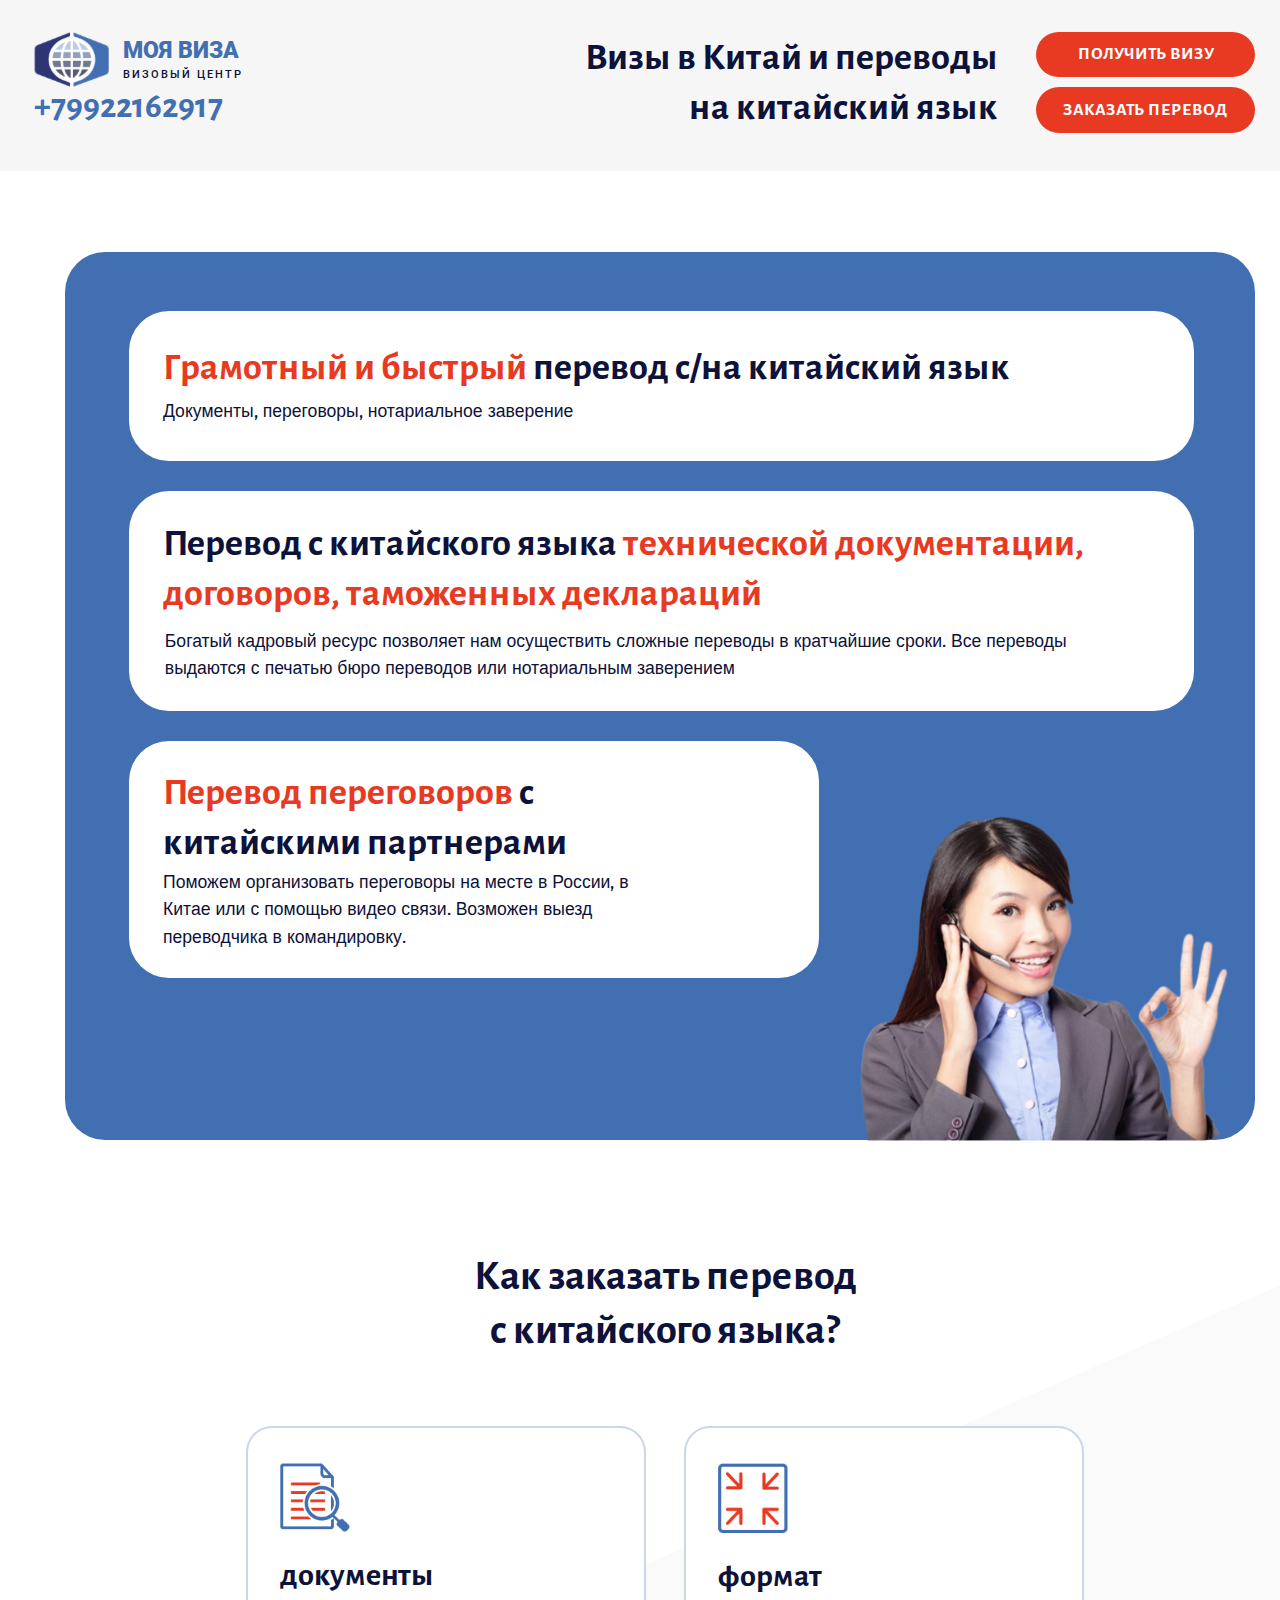
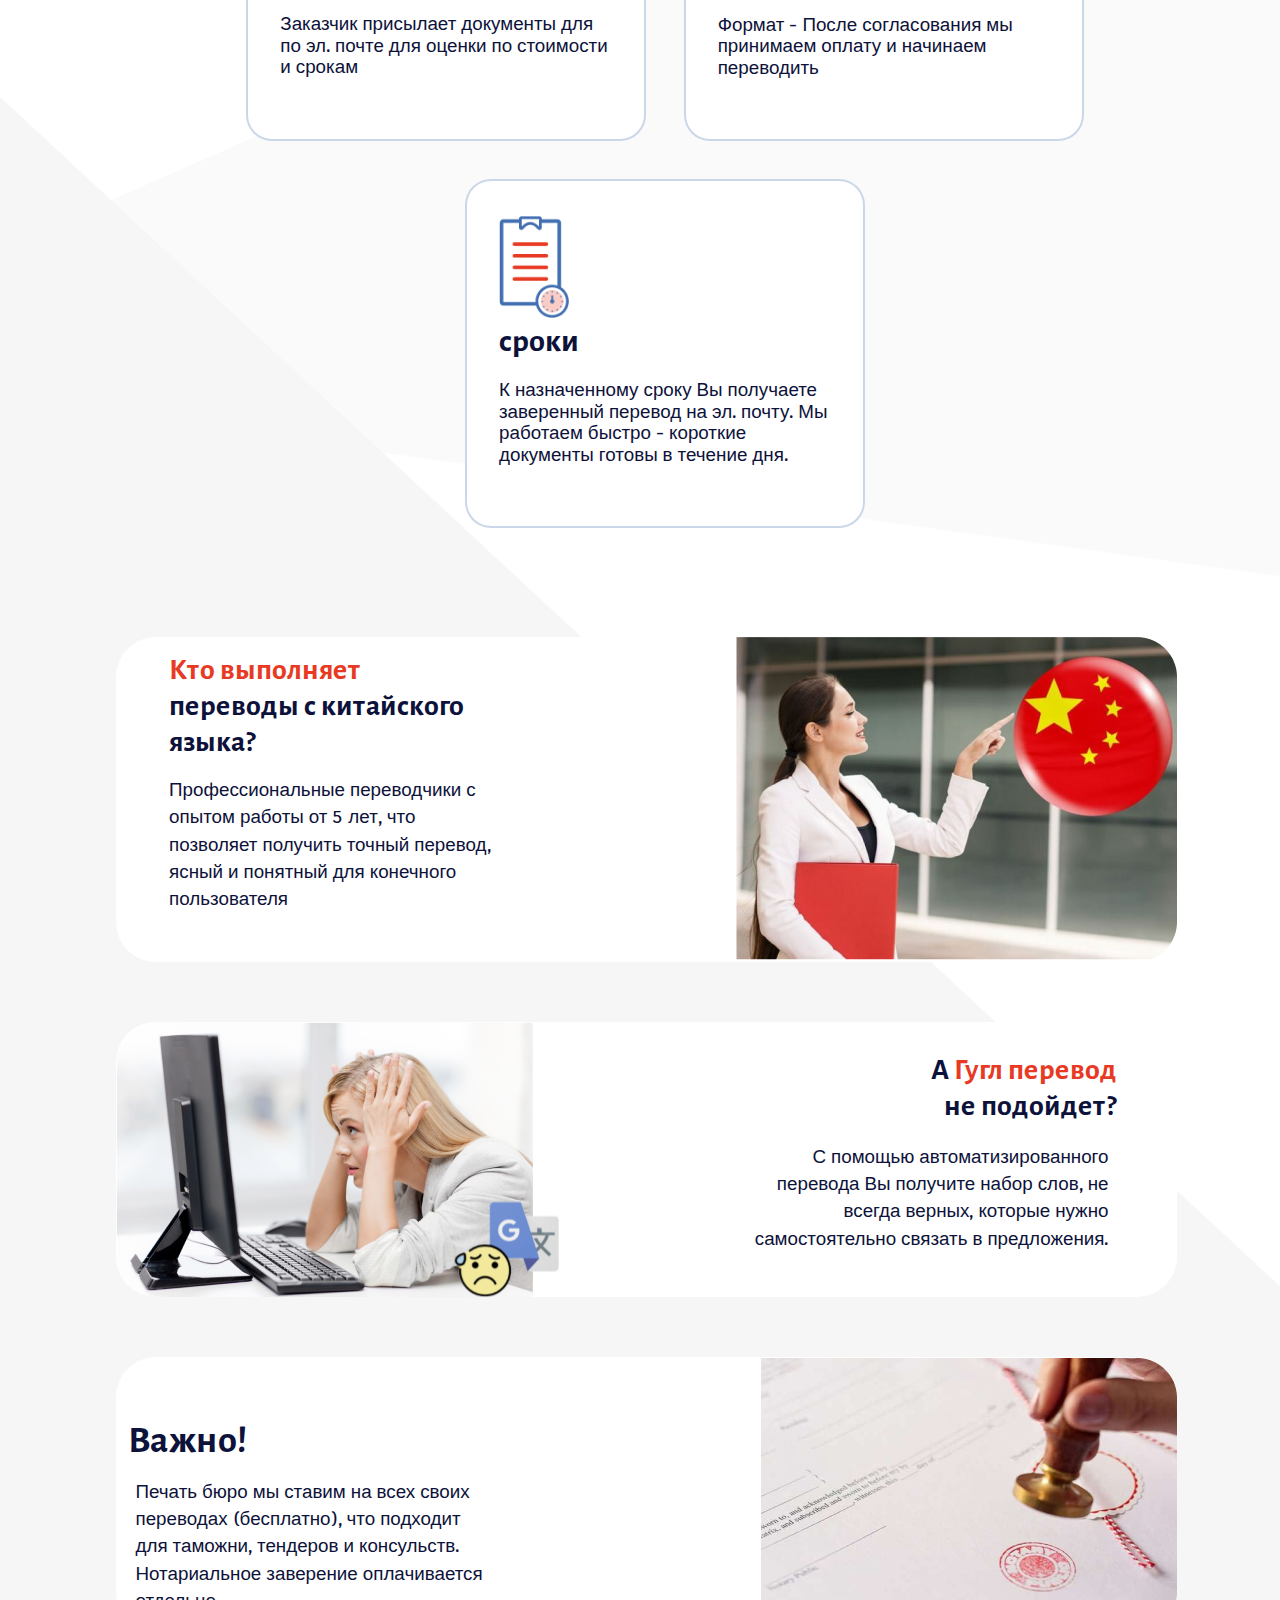
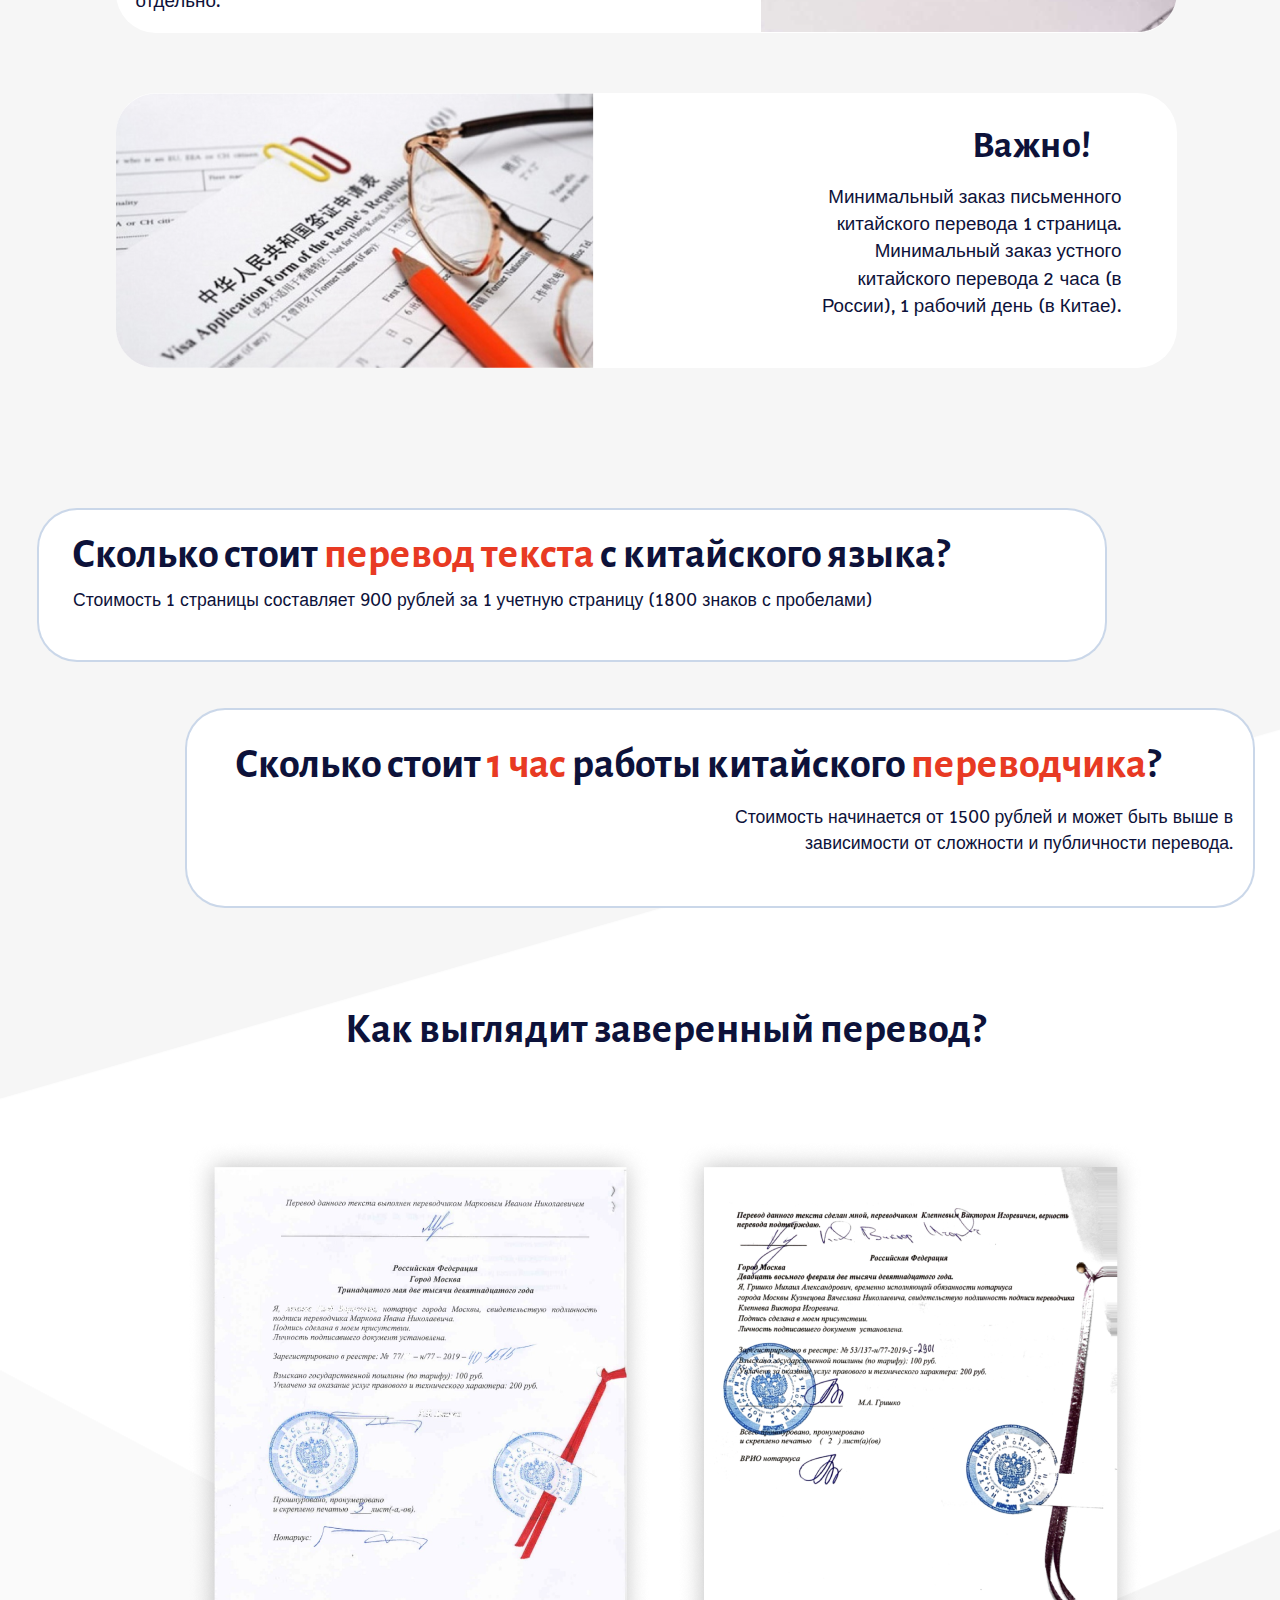
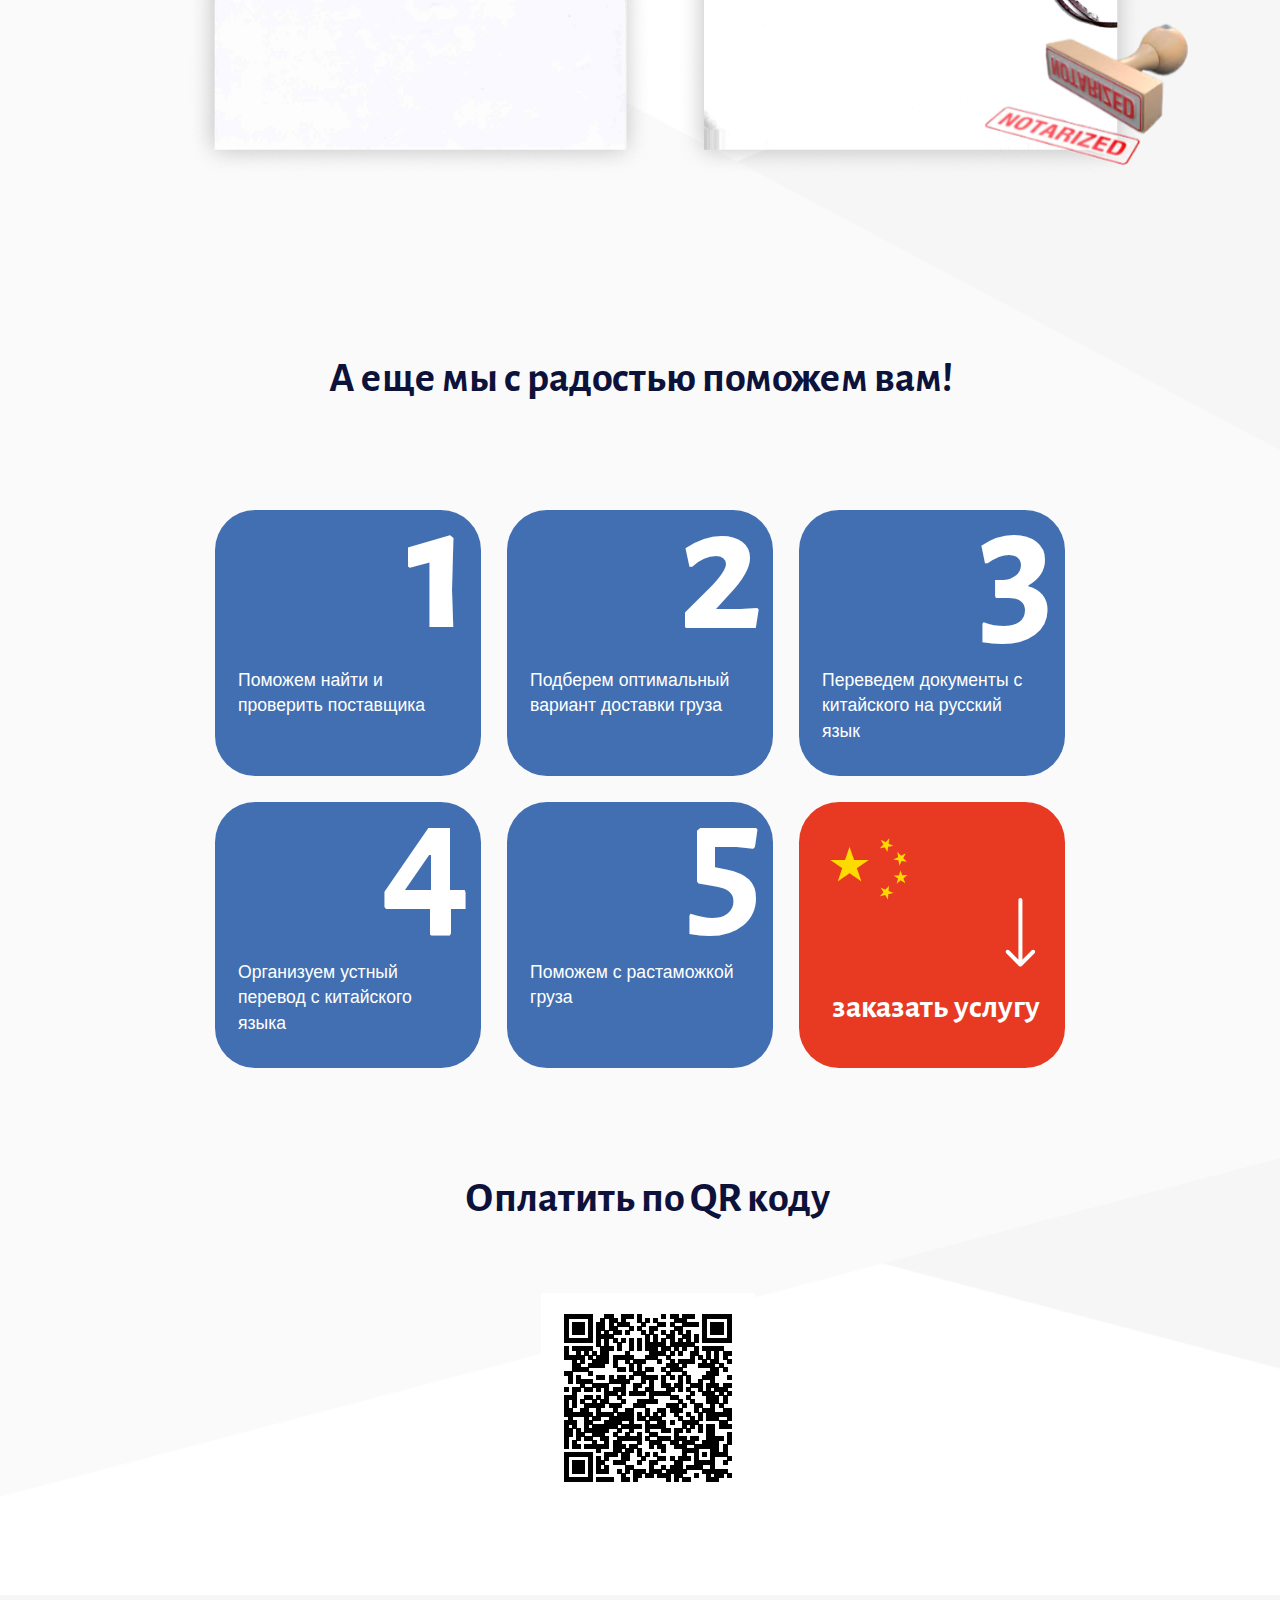
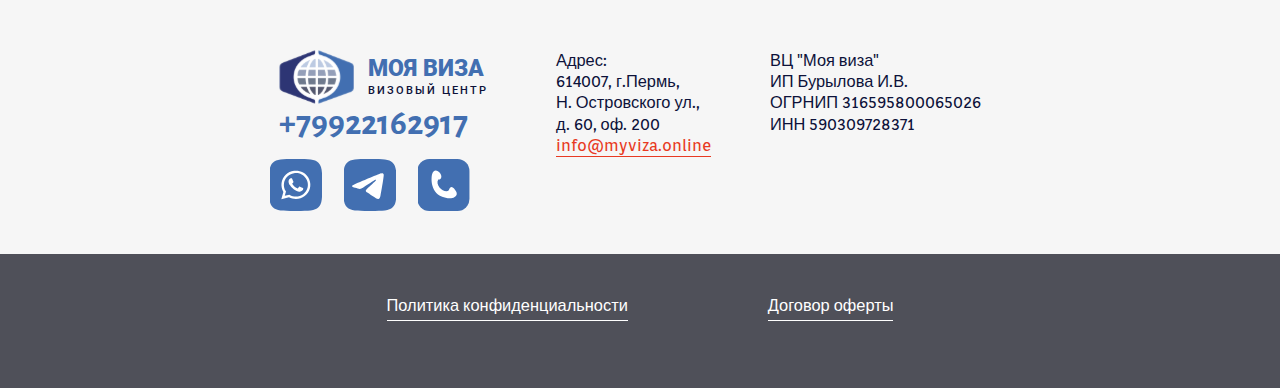
<file: pages/translations/index.html>
<!DOCtype html>
<html lang="ru">
<head>
    <meta charset="UTF-8">
    <meta http-equiv="X-UA-Compatible" content="IE=edge">
    <meta name="viewport" content="width=device-width, initial-scale=1.0">
    <link rel="shortcut icon" href="../../assets/img/favicon.ico" type="image/x-icon">
    <link rel="stylesheet" href="../../css/index.css">
    <title>Визы в Китай и переводы на китайский язык</title>
</head>
<body>
    <div class="body-wrapper">
        <header class="header header-translation">
            <div class="container">
            <div class="header__container">
                <div class="header__container_first">
                    <a href="../main/index.html" class="header__logo">
                        <div class="header__logo_pic">
                            <img src="../../assets/svg/logo.svg" alt="Моя виза">
                        </div>

                        <div class="header__link_content">
                        <h3 class="header__link_title">МОЯ ВИЗА</h3>
                        <p class="header__link_text">ВИЗОВЫЙ ЦЕНТР</p>
                    </div>
                    </a>
                    <a href="tel:89922162917" class="header__contacts">+79922162917</a>
                </div>
                <div class="header__container_second">
                    <h2 class="header__title">Визы в Китай и переводы на китайский язык</h2>
                    <div class="header__buttons">
                        <button class="header__button_first button">получить визу</button>
                        <button class="header__button_second header__button_translate button">заказать перевод</button>
                    </div>
                </div>
            </div>

            <div class="modal">
                <form action="#" class="form" id="form" autocomplete="off">
                    <div class="form__content">
                        <h2 class="form__title">Китайские визы и переводы </h2>
                        <p class="form__text">Заполните форму 
                            и мы свяжемся с вами в ближайшее время</p>
                    </div>
                    <div class="form__body">
                    <input type="text" id="name" name="name" class="form__input" placeholder="Ваше имя">
                    <input type="tel" id="tel" name="name" class="form__input" placeholder="Телефон">
                    <input type="email" id="email" name="email" class="form__input" placeholder="E-mail">
                    <h3 class="form__subtitle">Как с вами связаться?</h3>

                        <div class="options__item">
                            <input type="checkbox" checked id="byEmail" name="connection" value="mail" class="options__input">
                            <label for="byEmail" class="options__label"><span>по электронной почте</span></label>
                        </div>

                        <div class="options__item">
                            <input type="checkbox" id="byPhone" name="connection" value="phone" class="options__input">
                            <label for="byPhone" class="options__label"><span>телефонным звонком</span></label>
                        </div>

                        <div class="options__item">
                            <input type="checkbox" id="byWhatsapp" name="connection" value="whatsapp" class="options__input">
                            <label for="byWhatsapp" class="options__label"><span>по WhatsApp</span></label>
                        </div>
                    <button type="submit" class="form__button button">связаться со мной</button>
                </form>
            </div>

        </div>
        </header>
        <main class="main">
            <section class="translation">
                <div class="container">
                    <div class="translation__items">
                        <div class="translation__item">
                            <h2 class="translation__title translation__title_first"><span class="accent-color">Грамотный и быстрый</span> перевод с/на китайский язык
                            </h2>
                            <p class="translation__text translation__text_first">Документы, переговоры, нотариальное заверение</p>
                        </div>

                        <div class="translation__item">
                            <h2 class="translation__title translation__title_second">Перевод с китайского языка <span class="accent-color">технической документации, договоров, таможенных деклараций</span>
                            </h2>
                            <p class="translation__text translation__text_second">Богатый кадровый ресурс позволяет нам осуществить сложные переводы в кратчайшие сроки. Все переводы выдаются с печатью бюро переводов или нотариальным заверением</p>
                        </div>

                        <div class="translation__item translation__item_third">
                            <h2 class="translation__title translation__title_third translation__title_third"><span class="accent-color">Перевод переговоров</span>
                                с китайскими партнерами
                            </h2>
                            <p class="translation__text translation__text_third">Поможем организовать переговоры на месте в России, в Китае или с помощью видео связи. Возможен выезд переводчика в командировку.</p>
                        </div>

                        <div class="translation__image">
                            <img src="../../assets/img/translation.png" alt="Грамотный и быстрый перевод с/на китайский язык">
                    </div>
                </div>
                </div>
            </section>
            <section class="order">
                <div class="container">
                    <h2 class="order__title big-title">Как заказать перевод с китайского языка?</h2>
                    <div class="order__items">
                        <div class="order__card">
                            <div class="order__content">
                            <div class="order__icon">
                                <img src="../../assets/img/transl-1.png" alt="Как оформить визу в Китай">
                            </div>
                            <h3 class="order__header">документы</h3>
                            <p class="order__subtitle">Заказчик присылает документы для по эл. почте для оценки по стоимости и срокам</p>
                            </div>
                        </div>

                        <div class="order__card">
                            <div class="order__content">
                            <div class="order__icon">
                                <img src="../../assets/img/transl-2.png" alt="Как оформить визу в Китай">
                            </div>
                            <h3 class="order__header">формат</h3>
                            <p class="order__subtitle">Формат - После согласования мы принимаем оплату и начинаем переводить</p>
                        </div>
                        </div>

                        <div class="order__card">
                            <div class="order__content order__content_third">
                            <div class="order__icon order__icon_third">
                                <img src="../../assets/img/transl-3.png" alt="Как оформить визу в Китай">
                            </div>
                            <h3 class="order__header">сроки</h3>
                            <p class="order__subtitle">К назначенному сроку Вы получаете заверенный перевод на эл. почту. Мы работаем быстро - короткие документы готовы в течение дня.
                                </p>
                        </div>
                        </div>
                    </div>
                </div>
            </section>
            <section class="translation-questions">
                    <div class="container">
                            <div class="translation-questions__container">
                            <div class="translation-questions__items">
                                <div class="translation-questions__item">
                                    <div class="translation-questions__content translation-questions__content_odd">
                                        <h4 class="translation-questions__content_title translation-content_title_first"><span class="accent-color">Кто выполняет</span> переводы с китайского языка?</h4>
                                        <p class="translation-questions__content_text translation-content_text_first">Профессиональные переводчики с опытом работы от 5 лет, что позволяет получить точный перевод, ясный и понятный для конечного пользователя</p>
                                    </div>
                                <div class="translation-questions__image translation-questions__image_first">
                                    <picture>
                                        <source srcset="../../assets/img/transl-4-media.png" media="(max-width: 950px)">
                                        <img src="../../assets/img/transl-4.png" alt="Сколько раз можно 
                                        пересекать границу с Китаем?">
                                    </picture>
                                </div>
                            </div>
    
                            <div class="translation-questions__item translation-questions__item_second">
                                <div class="translation-questions__image translation-questions__image_second">
                                    <picture>
                                        <source srcset="../../assets/img/transl-5-media.png" media="(max-width: 950px)">
                                        <img src="../../assets/img/transl-5.png" alt="Сколько раз можно 
                                        пересекать границу с Китаем?">
                                    </picture>
                                </div>
                                <div class="translation-questions__content translation-questions__content_even">
                                    <h4 class="translation-questions__content_title translation-content_title_second">А <span class="accent-color">Гугл перевод</span> не подойдет?</h4>
                                    <p class="translation-questions__content_text translation-content_text_second">С помощью автоматизированного перевода Вы получите набор слов, 
                                        не всегда верных, которые нужно самостоятельно связать в предложения.</p>
                                </div>
                                <div class="translation-questions__el">
                                    <img src="../../assets/svg/smile.svg" alt="">
                                </div>
                        </div>
    
                        <div class="translation-questions__item">
                            <div class="translation-questions__content">
                                <h4 class="translation-questions__content_title translation-content_title_third strong-title">Важно!</h4>
                                <p class="translation-questions__content_text translation-content_text_third">Печать бюро мы ставим на всех своих переводах (бесплатно), что подходит для таможни, тендеров и консульств. Нотариальное заверение оплачивается отдельно.</p>
                            </div>
                        <div class="translation-questions__image">
                            <picture>
                            <source srcset="../../assets/img/transl-6-media.png" media="(max-width: 950px)">
                            <img src="../../assets/img/transl-6.png" alt="Сколько раз можно 
                            пересекать границу с Китаем?">
                        </picture>
                        </div>
                    </div>
    
                    <div class="translation-questions__item">
                                <div class="translation-questions__image">
                                <picture>
                                    <source srcset="../../assets/img/transl-7-media.png" media="(max-width: 950px)">
                                    <img src="../../assets/img/transl-7.png" alt="Сколько раз можно 
                                    пересекать границу с Китаем?">
                                </picture>
                                </div>
                        <div class="translation-questions__content translation-questions__content_even">
                            <h4 class="translation-questions__content_title translation-content_title_fourth strong-title">Важно!</h4>
                            <p class="translation-questions__content_text translation-content_text_fourth">Минимальный заказ письменного китайского перевода 1 страница. Минимальный заказ устного китайского перевода 2 часа 
                                (в России), 1 рабочий день (в Китае).</p>
                        </div>
                </div>
            </div>
        </div>
                    </div>
            </section>
            <section class="translation-price">
                <div class="container">
                    <div class="translation-price__item">
                        <h2 class="translation-price__title translation-price__title_first big-title">Сколько стоит <span class="accent-color">перевод текста</span> с китайского языка?</h2>
                        <p class="translation-price__subtitle translation-price__subtitle_first">Стоимость 1 страницы составляет 900 рублей за 1 учетную страницу (1800 знаков с пробелами)</p>
                    </div>
                    <div class="translation-price__item translation-price__item_second">
                        <h3 class="translation-price__title translation-price__title_second big-title">Сколько стоит <span class="accent-color">1 час</span> работы китайского <span class="accent-color">переводчика</span>?
            
                        </h3>
                        <p class="translation-price__subtitle translation-price__subtitle_second">Стоимость начинается от 1500 рублей и может быть выше 
                            в зависимости от сложности и публичности перевода.
                        </p>
                    </div>
                    </div>
            </section>
            <section class="example">
                <div class="container">
                    <h2 class="example__title big-title">Как выглядит заверенный перевод?</h2>
                    <div class="example__items">
                        <div class="example__item">
                            <img src="../../assets/img/transl-8.png" alt="Как выглядит заверенный перевод?" class="example__item_img">
                        </div>
                        <div class="example__item">
                            <img src="../../assets/img/transl-9.png" alt="Как выглядит заверенный перевод?">
                        </div>
                        <div class="example__el">
                            <img src="../../assets/svg/notarized.svg" alt="">
                        </div>
                    </div>
                </div>
            </section>
            <section class="help">
                <div class="container">
                    <h2 class="help__title big-title">А еще мы с радостью поможем вам!</h2>
                    <div class="help__container">
                    <div class="help__items">
                        <div class="help__item">
                            <h2 class="help__item_title">1</h2>
                            <p class="help__text">Поможем найти 
                                и проверить поставщика
                                </p>
                        </div>

                        <div class="help__item">
                            <h2 class="help__item_title">2</h2>
                            <p class="help__text">Подберем оптимальный вариант доставки груза
                                </p>
                        </div>

                        <div class="help__item">
                            <h2 class="help__item_title">3</h2>
                            <p class="help__text">Переведем документы с китайского
                                на русский язык                                
                                </p>
                        </div>

                        <div class="help__item">
                            <h2 class="help__item_title">4</h2>
                            <p class="help__text">Организуем устный 
                                перевод с китайского языка                                
                                </p>
                        </div>

                        <div class="help__item">
                            <h2 class="help__item_title">5</h2>
                            <p class="help__text">Поможем 
                                с растаможкой груза
                                </p>
                        </div>

                        <div class="help__item help__order">
                            <div class="help__order_img img-first">
                                <img src="../../assets/img/flag.png" alt="заказать услугу">
                            </div>
                            <div class="help__order_img img-second">
                                <img src="../../assets/svg/arrow-down.svg" alt="заказать услугу">
                            </div>
                            <h4 class="help__order_title">заказать услугу</h4>
                        </div>
                    </div>
                </div>
                </div>
            </section>
            <section class="payment">
                <div class="container">
                    <h2 class="payment__title big-title">Оплатить по QR коду</h2>
                    <div class="payment__image">
                        <img src="../../assets/img/qr.png" alt="Оплатить по QR коду">
                    </div>
                </div>
            </section>
        </main>
        <footer class="footer">
            <div class="footer__top">
            <div class="container">
                    <div class="footer__items">
                            <div class="footer__container footer__container_first">
                            <a href="../main/index.html" class="footer__logo">
                                <div class="footer__logo_pic">
                                    <img src="../../assets/svg/logo.svg" alt="Моя виза">
                                </div>
        
                                <div class="footer__link_content">
                                <h3 class="footer__link_title">МОЯ ВИЗА</h3>
                                <p class="footer__link_text">ВИЗОВЫЙ ЦЕНТР</p>
                            </div>
                            </a>
                            <div class="footer__wraper">
                            <a href="tel:89922162917" class="footer__contacts">+79922162917</a>
                            <div class="footer__socials">
                                <a href="https://wa.me/79922162917" target="_blank" class="footer__socials_link">
                                    <img src="../../assets/svg/WhatsApp.svg" alt="WhatsApp" class="footer__socials_img">
                                </a>
                                <a href="https://t.me/my_visa_online" target="_blank" class="footer__socials_link">
                                    <img src="../../assets/svg/Telegram.svg" alt="Telegram" class="footer__socials_img">
                                </a>
                                <a href="tel:89922162917" class="footer__socials_link">
                                    <img src="../../assets/svg/phone.svg" alt="Позвонить" class="footer__socials_img">
                                </a>
                            </div>
                        </div>
                    </div>

                            <div class="footer__container footer__container_second">
                            <div class="footer__address">
                                Адрес:<br>
                                614007, г.Пермь,<br>
                                Н. Островского ул.,<br>
                                д. 60, оф. 200
                            <a href="mailto:info@myviza.online" class="footer__mail"> info@myviza.online</a>
                        </div>

                            <div class="footer__company">
                                ВЦ "Моя виза"<br>
                                ИП Бурылова И.В.<br>
                                ОГРНИП 316595800065026
                                ИНН 590309728371
                            </div>
                    </div>
            </div>
            </div>
        </div>
        <div class="footer__down">
            <div class="container">
                <div class="footer__links">
                    <div class="footer__confidenciality">
                <a href="../Политика конф.docx">Политика конфиденциальности</a>
            </div>
            <div class="footer__offer">
                <a href="../Договор оферты.docx">Договор оферты</a>
            </div>
            </div>
            </div>
        </div>
        </footer>
    </div>
    <script src="../../js/app.js"></script>
    <script src="../../js/index.js"></script>
</body>
</html>
</file>
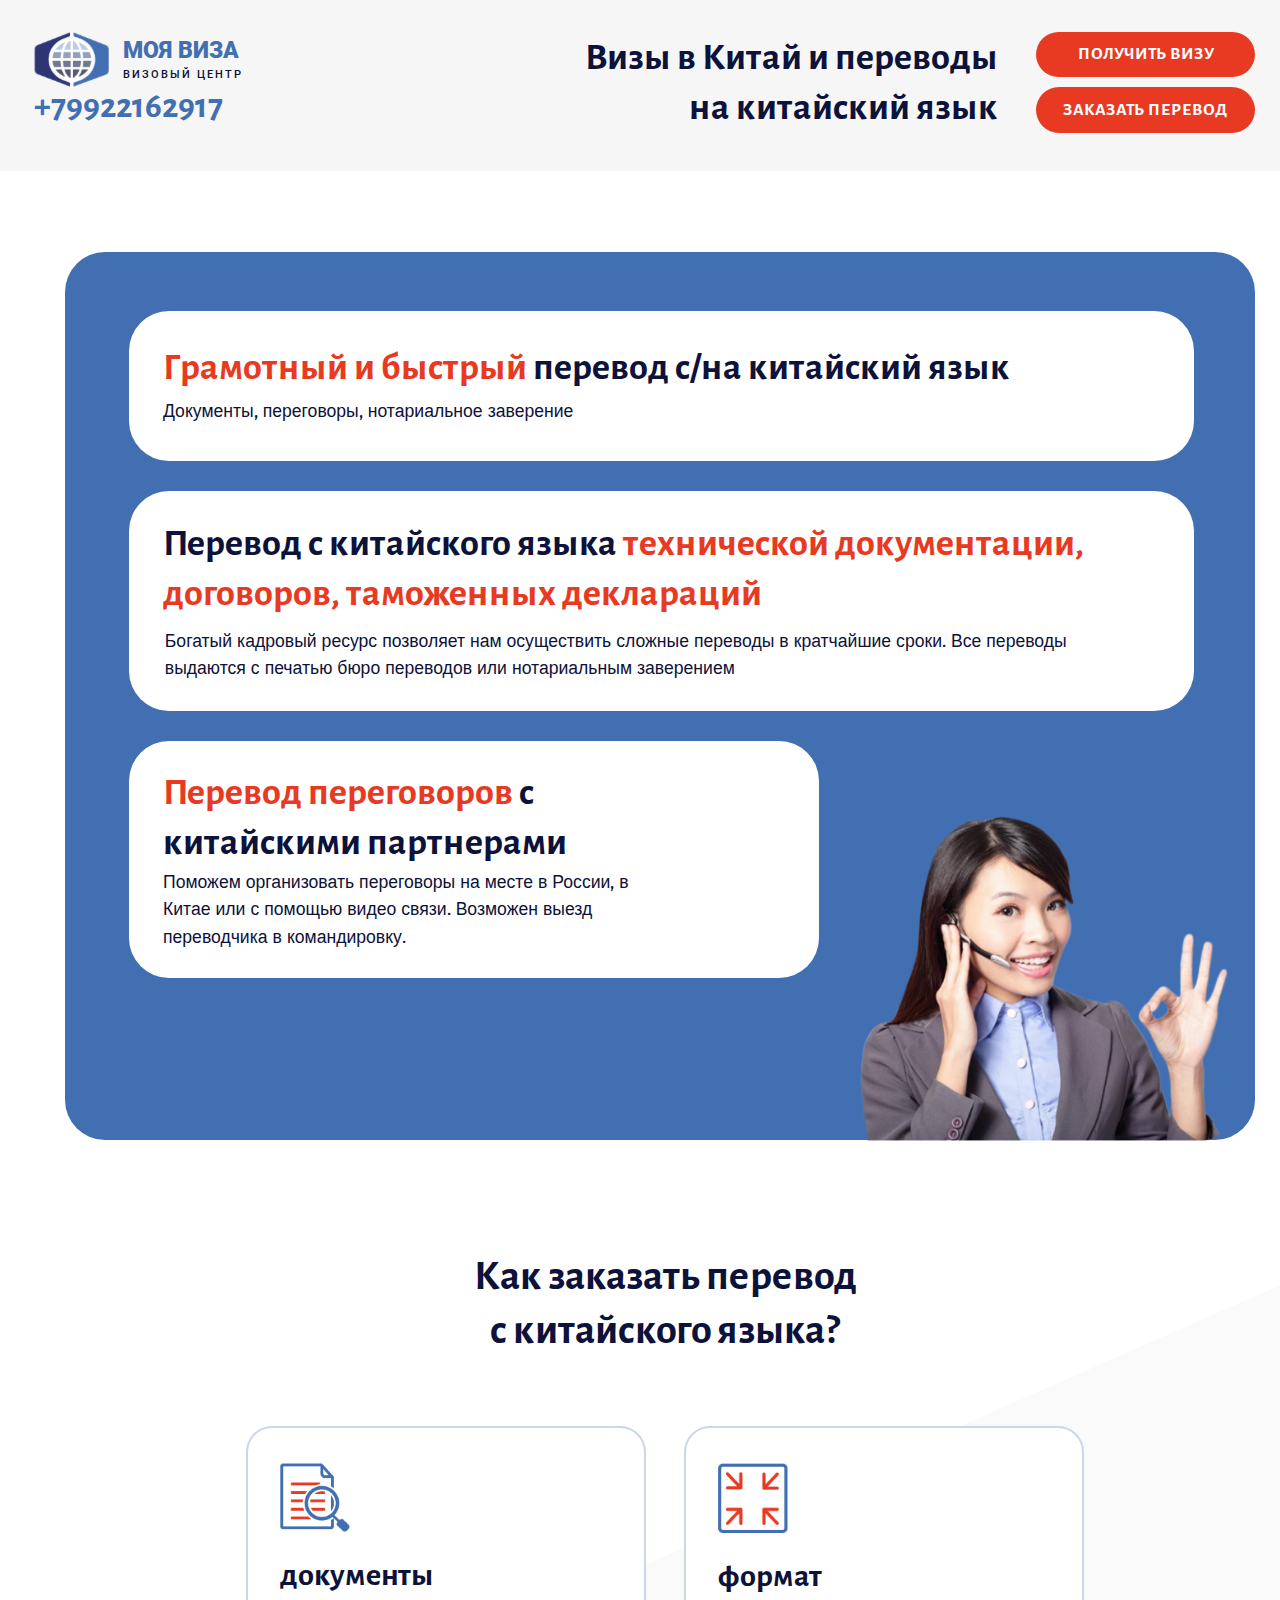
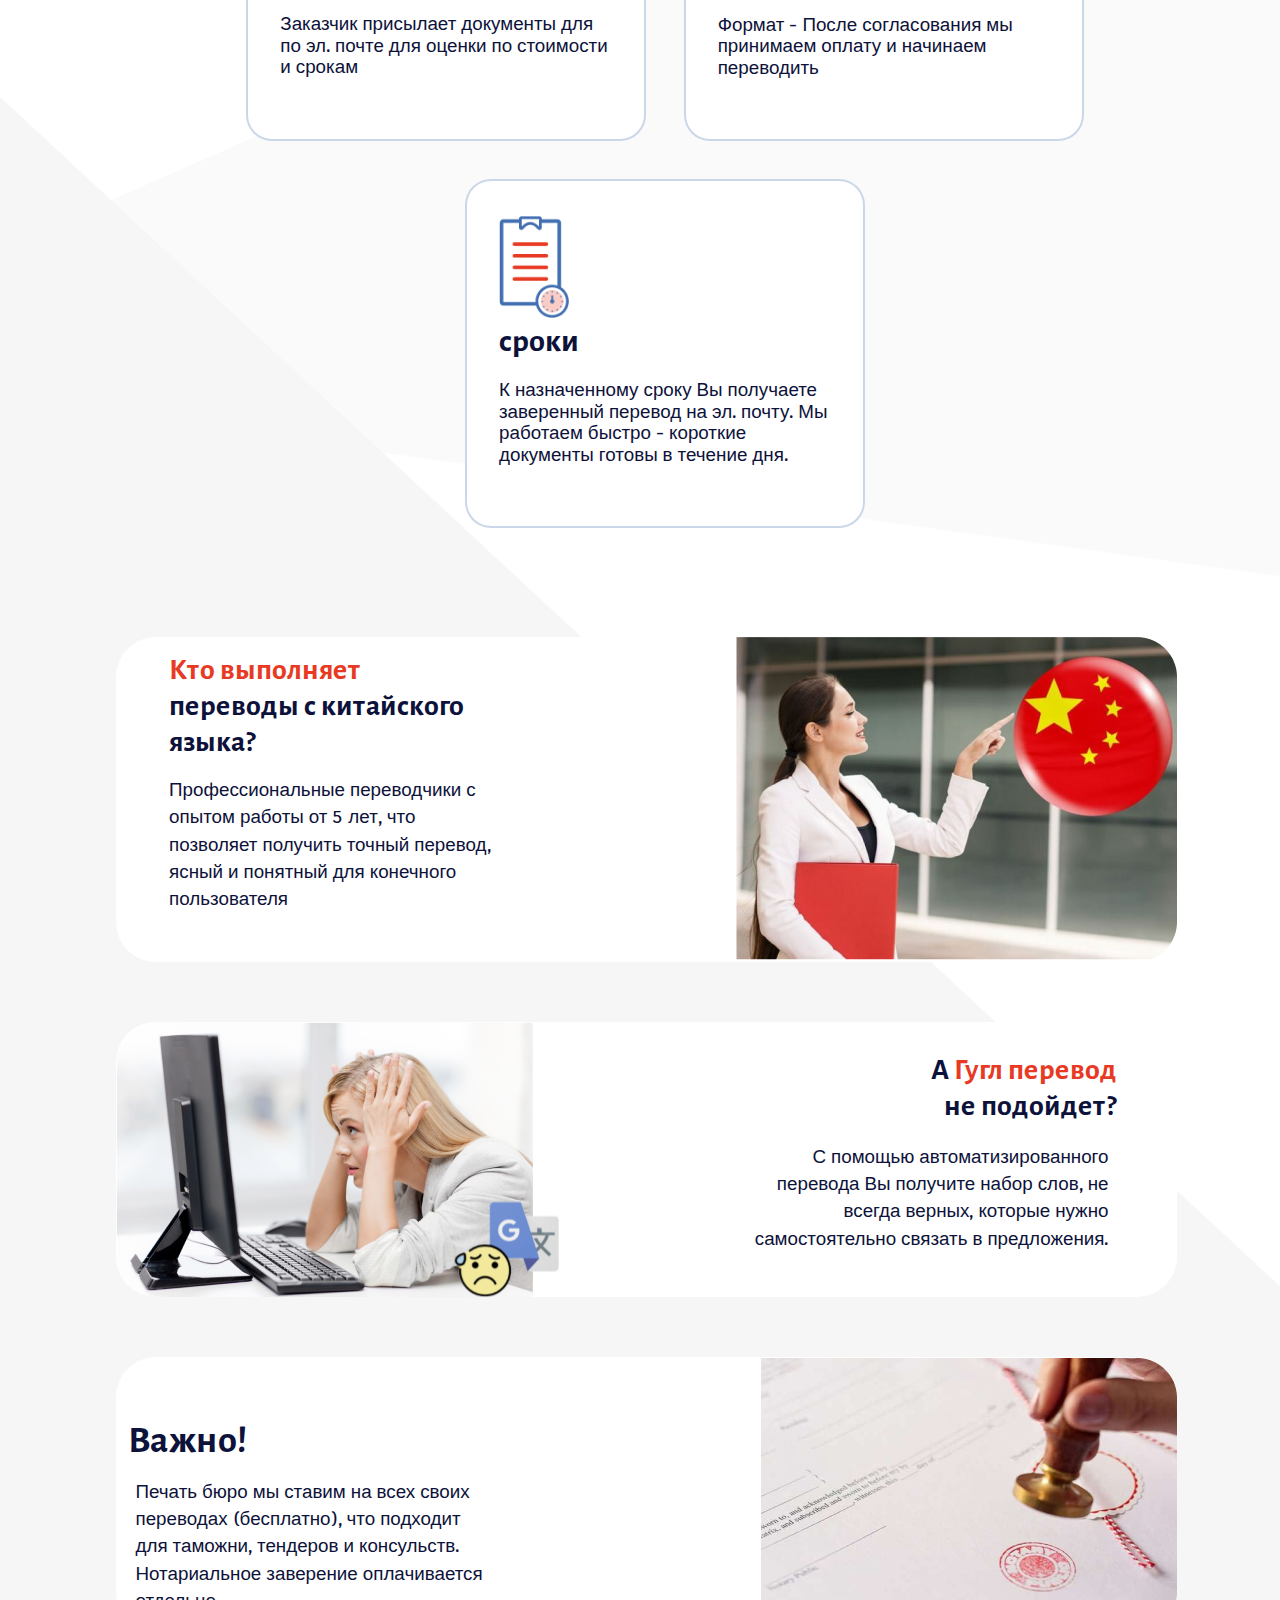
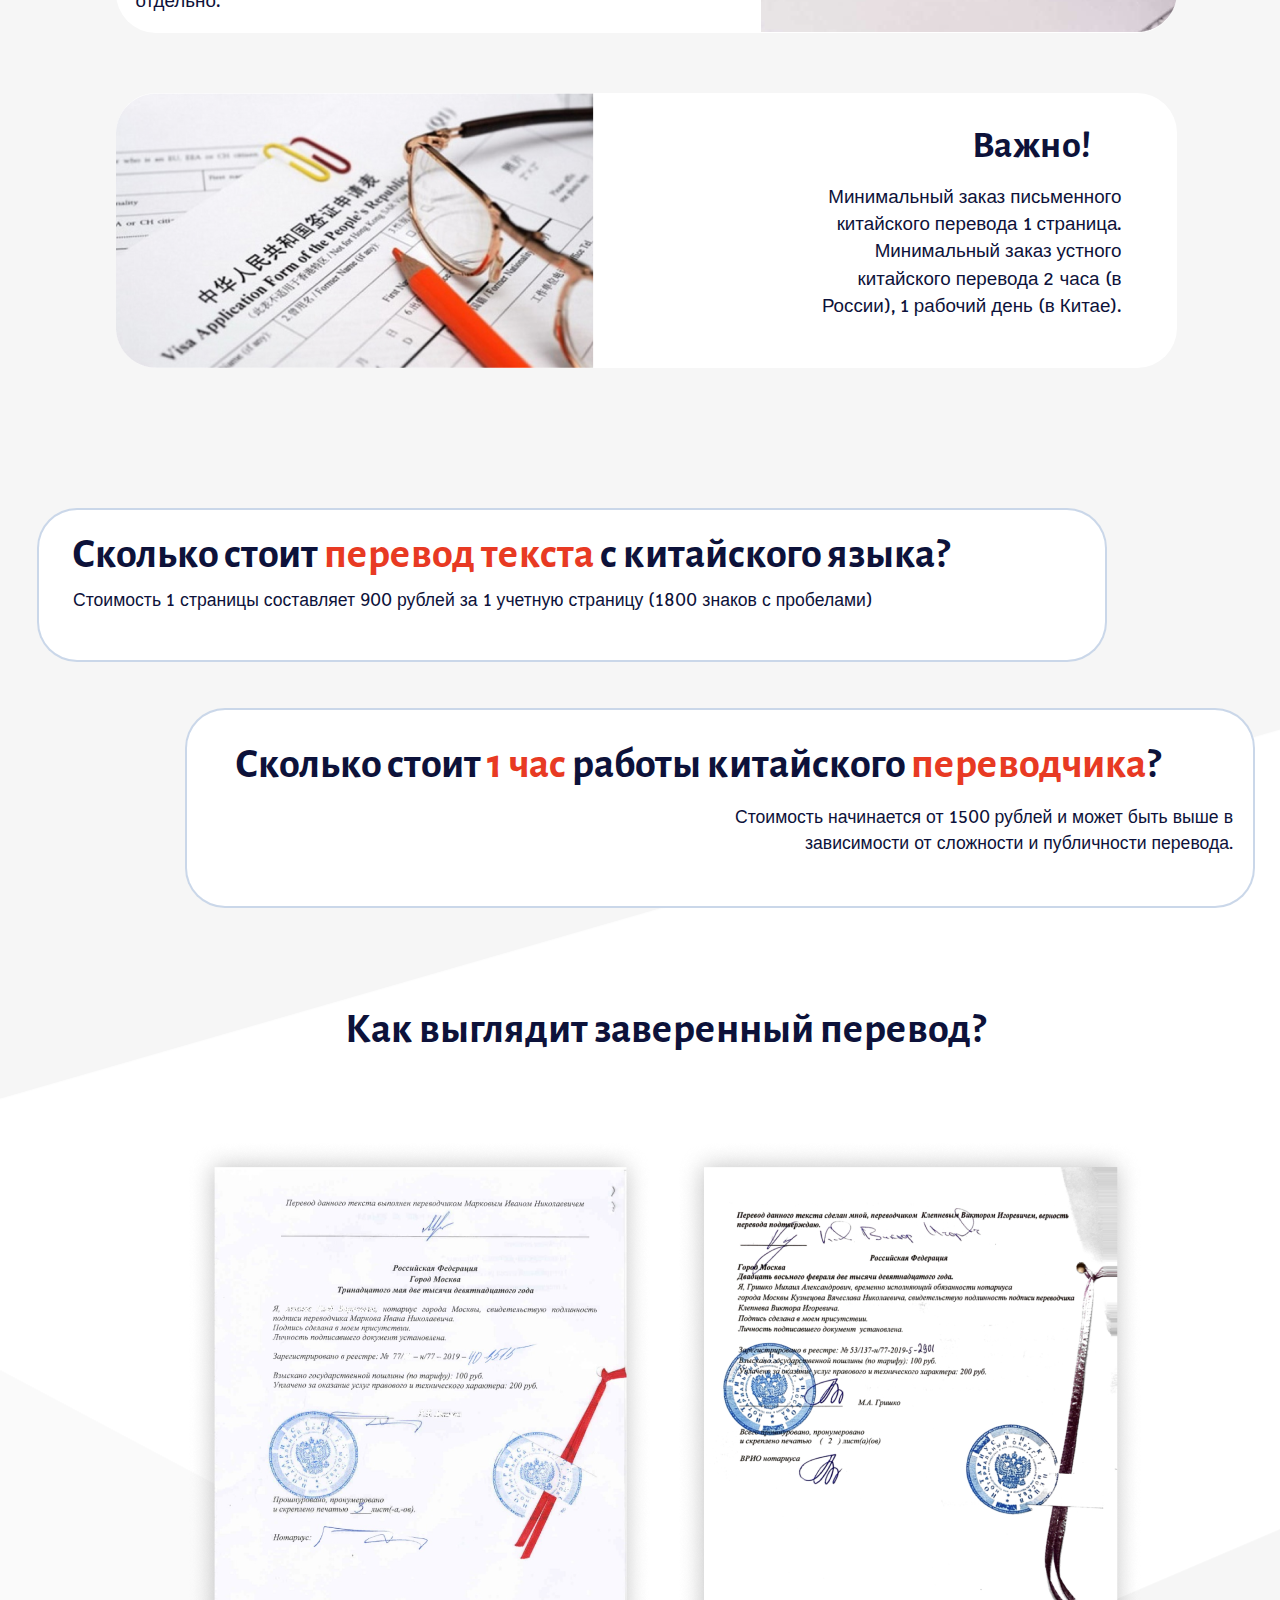
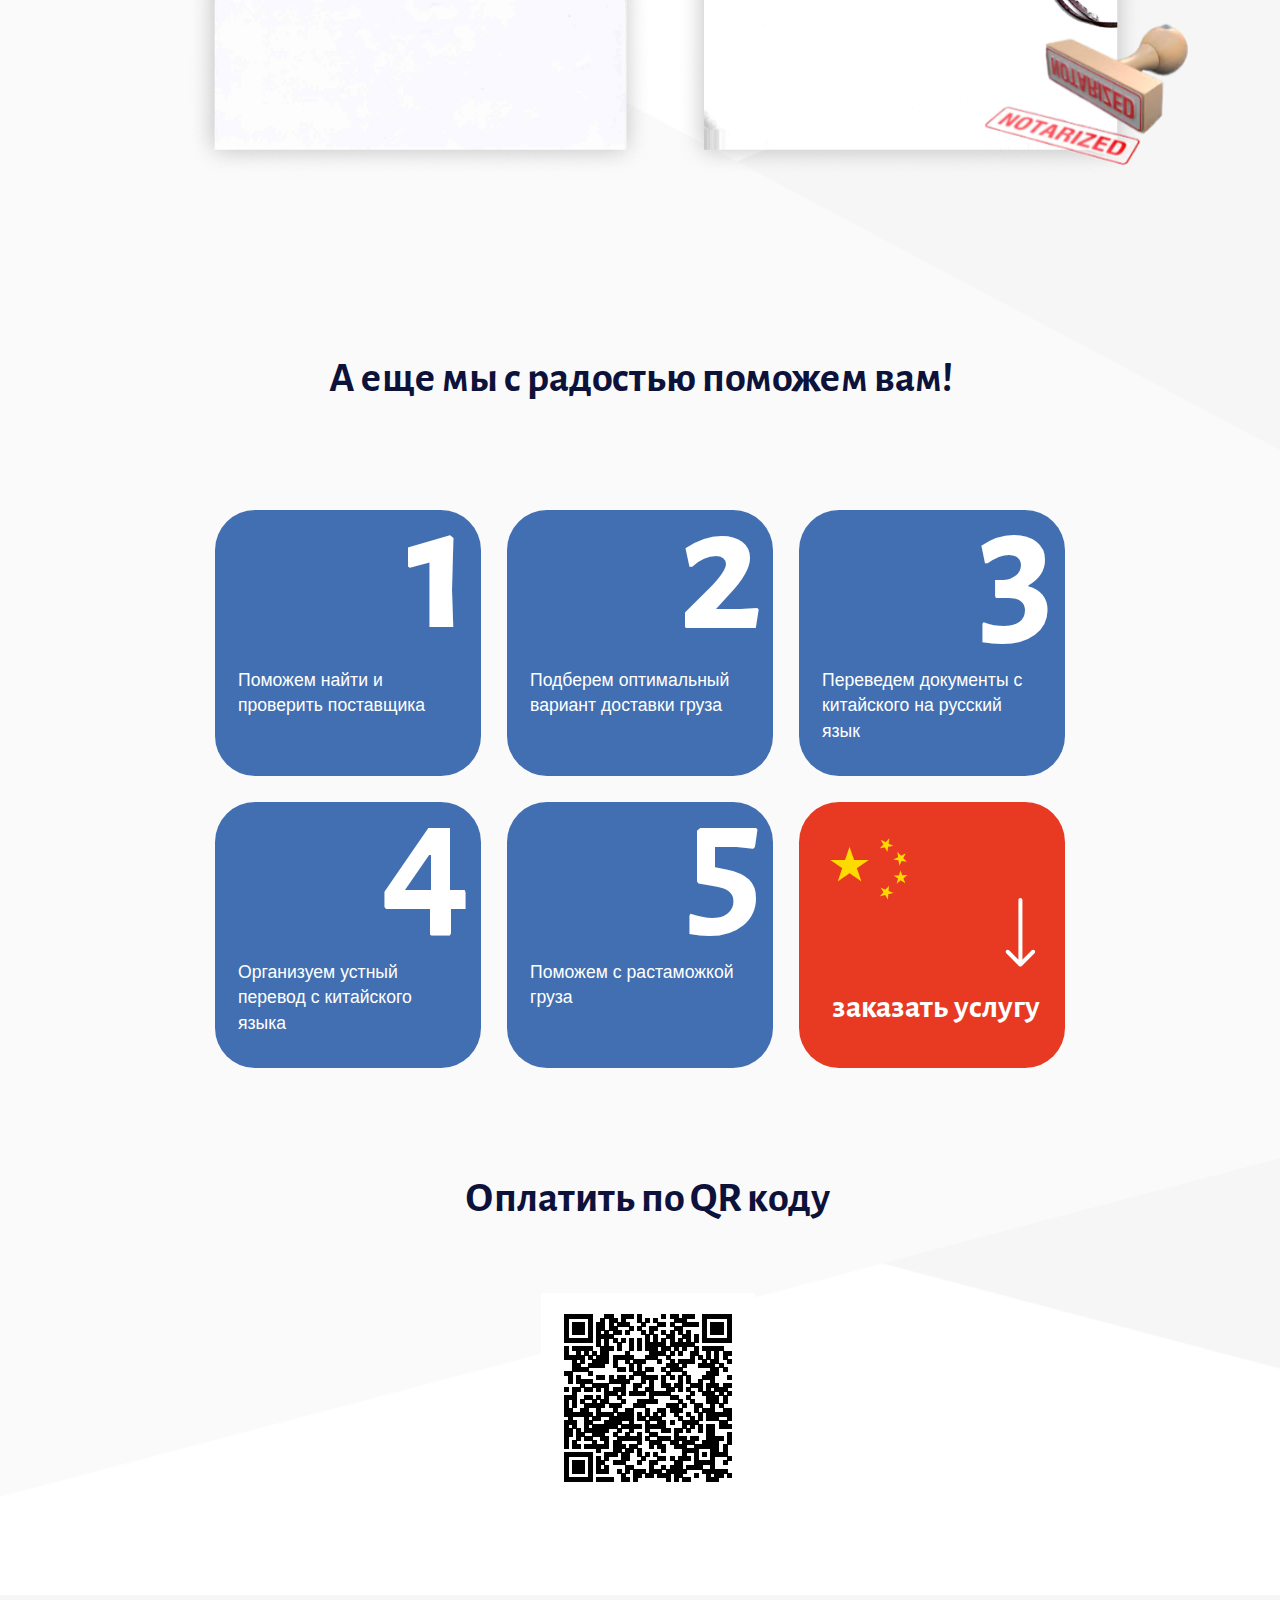
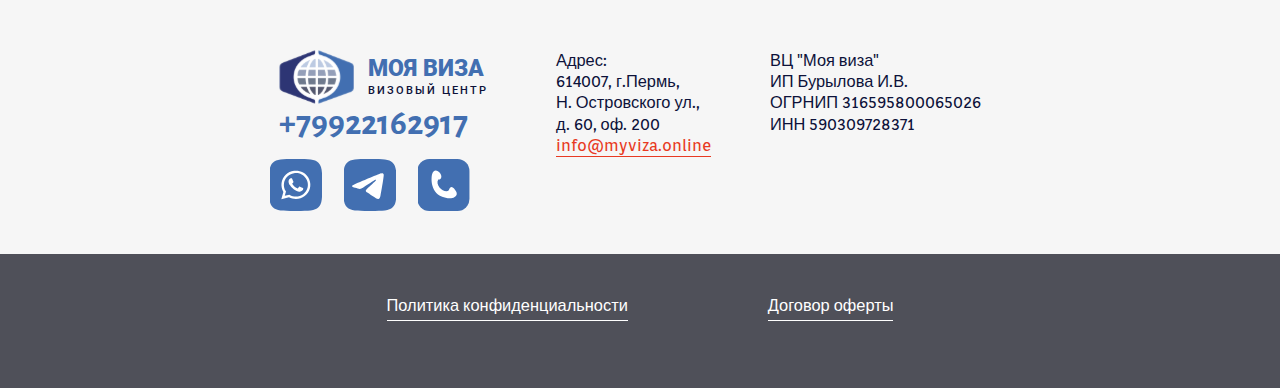
<file: translations.html>
<!DOCtype html>
<html lang="ru">
<head>
    <meta charset="UTF-8">
    <meta http-equiv="X-UA-Compatible" content="IE=edge">
    <meta name="viewport" content="width=device-width, initial-scale=1.0">
    <link rel="shortcut icon" href="assets/img/favicon.ico" type="image/x-icon">
    <link rel="stylesheet" href="css/index.css">
    <title>Визы в Китай и переводы на китайский язык</title>
</head>
<body>
    <div class="body-wrapper">
        <header class="header header-translation">
            <div class="container">
            <div class="header__container">
                <div class="header__container_first">
                    <a href="../main/index.html" class="header__logo">
                        <div class="header__logo_pic">
                            <img src="assets/svg/logo.svg" alt="Моя виза">
                        </div>

                        <div class="header__link_content">
                        <h3 class="header__link_title">МОЯ ВИЗА</h3>
                        <p class="header__link_text">ВИЗОВЫЙ ЦЕНТР</p>
                    </div>
                    </a>
                    <a href="tel:89922162917" class="header__contacts">+79922162917</a>
                </div>
                <div class="header__container_second">
                    <h2 class="header__title">Визы в Китай и переводы на китайский язык</h2>
                    <div class="header__buttons">
                        <button class="header__button_first button">получить визу</button>
                        <button class="header__button_second header__button_translate button">заказать перевод</button>
                    </div>
                </div>
            </div>

            <div class="modal">
                <form class="form" id="form" autocomplete="off">
                    <div class="form__content">
                        <h2 class="form__title">Китайские визы и переводы </h2>
                        <p class="form__text">Заполните форму 
                            и мы свяжемся с вами в ближайшее время</p>
                    </div>
                    <div class="form__body">
                    <input type="text" id="name" name="name" class="form__input" placeholder="Ваше имя">
                    <input type="tel" id="tel" name="tel" class="form__input" placeholder="Телефон">
                    <input type="email" id="email" name="email" class="form__input" placeholder="E-mail">
                    <h3 class="form__subtitle">Как с вами связаться?</h3>

                        <div class="options__item">
                            <input type="checkbox" checked id="byEmail" name="connection" value="mail" class="options__input">
                            <label for="byEmail" class="options__label"><span>по электронной почте</span></label>
                        </div>

                        <div class="options__item">
                            <input type="checkbox" id="byPhone" name="connection" value="phone" class="options__input">
                            <label for="byPhone" class="options__label"><span>телефонным звонком</span></label>
                        </div>

                        <div class="options__item">
                            <input type="checkbox" id="byWhatsapp" name="connection" value="whatsapp" class="options__input">
                            <label for="byWhatsapp" class="options__label"><span>по WhatsApp</span></label>
                        </div>
                    <button type="submit" class="form__button button">связаться со мной</button>
                </form>
            </div>

        </div>
        </header>
        <main class="main">
            <section class="translation">
                <div class="container">
                    <div class="translation__items">
                        <div class="translation__item">
                            <h2 class="translation__title translation__title_first"><span class="accent-color">Грамотный и быстрый</span> перевод с/на китайский язык
                            </h2>
                            <p class="translation__text translation__text_first">Документы, переговоры, нотариальное заверение</p>
                        </div>

                        <div class="translation__item">
                            <h2 class="translation__title translation__title_second">Перевод с китайского языка <span class="accent-color">технической документации, договоров, таможенных деклараций</span>
                            </h2>
                            <p class="translation__text translation__text_second">Богатый кадровый ресурс позволяет нам осуществить сложные переводы в кратчайшие сроки. Все переводы выдаются с печатью бюро переводов или нотариальным заверением</p>
                        </div>

                        <div class="translation__item translation__item_third">
                            <h2 class="translation__title translation__title_third translation__title_third"><span class="accent-color">Перевод переговоров</span>
                                с китайскими партнерами
                            </h2>
                            <p class="translation__text translation__text_third">Поможем организовать переговоры на месте в России, в Китае или с помощью видео связи. Возможен выезд переводчика в командировку.</p>
                        </div>

                        <div class="translation__image">
                            <img src="assets/img/translation.png" alt="Грамотный и быстрый перевод с/на китайский язык">
                    </div>
                </div>
                </div>
            </section>
            <section class="order">
                <div class="container">
                    <h2 class="order__title big-title">Как заказать перевод с китайского языка?</h2>
                    <div class="order__items">
                        <div class="order__card">
                            <div class="order__content">
                            <div class="order__icon">
                                <img src="assets/img/transl-1.png" alt="Как оформить визу в Китай">
                            </div>
                            <h3 class="order__header">документы</h3>
                            <p class="order__subtitle">Заказчик присылает документы для по эл. почте для оценки по стоимости и срокам</p>
                            </div>
                        </div>

                        <div class="order__card">
                            <div class="order__content">
                            <div class="order__icon">
                                <img src="assets/img/transl-2.png" alt="Как оформить визу в Китай">
                            </div>
                            <h3 class="order__header">формат</h3>
                            <p class="order__subtitle">Формат - После согласования мы принимаем оплату и начинаем переводить</p>
                        </div>
                        </div>

                        <div class="order__card">
                            <div class="order__content order__content_third">
                            <div class="order__icon order__icon_third">
                                <img src="assets/img/transl-3.png" alt="Как оформить визу в Китай">
                            </div>
                            <h3 class="order__header">сроки</h3>
                            <p class="order__subtitle">К назначенному сроку Вы получаете заверенный перевод на эл. почту. Мы работаем быстро - короткие документы готовы в течение дня.
                                </p>
                        </div>
                        </div>
                    </div>
                </div>
            </section>
            <section class="translation-questions">
                    <div class="container">
                            <div class="translation-questions__container">
                            <div class="translation-questions__items">
                                <div class="translation-questions__item">
                                    <div class="translation-questions__content translation-questions__content_odd">
                                        <h4 class="translation-questions__content_title translation-content_title_first"><span class="accent-color">Кто выполняет</span> переводы с китайского языка?</h4>
                                        <p class="translation-questions__content_text translation-content_text_first">Профессиональные переводчики с опытом работы от 5 лет, что позволяет получить точный перевод, ясный и понятный для конечного пользователя</p>
                                    </div>
                                <div class="translation-questions__image translation-questions__image_first">
                                    <picture>
                                        <source srcset="assets/img/transl-4-media.png" media="(max-width: 950px)">
                                        <img src="assets/img/transl-4.png" alt="Сколько раз можно 
                                        пересекать границу с Китаем?">
                                    </picture>
                                </div>
                            </div>
    
                            <div class="translation-questions__item translation-questions__item_second">
                                <div class="translation-questions__image translation-questions__image_second">
                                    <picture>
                                        <source srcset="/assets/img/transl-5-media.png" media="(max-width: 950px)">
                                        <img src="assets/img/transl-5.png" alt="Сколько раз можно 
                                        пересекать границу с Китаем?">
                                    </picture>
                                </div>
                                <div class="translation-questions__content translation-questions__content_even">
                                    <h4 class="translation-questions__content_title translation-content_title_second">А <span class="accent-color">Гугл перевод</span> не подойдет?</h4>
                                    <p class="translation-questions__content_text translation-content_text_second">С помощью автоматизированного перевода Вы получите набор слов, 
                                        не всегда верных, которые нужно самостоятельно связать в предложения.</p>
                                </div>
                                <div class="translation-questions__el">
                                    <img src="assets/svg/smile.svg" alt="">
                                </div>
                        </div>
    
                        <div class="translation-questions__item">
                            <div class="translation-questions__content">
                                <h4 class="translation-questions__content_title translation-content_title_third strong-title">Важно!</h4>
                                <p class="translation-questions__content_text translation-content_text_third">Печать бюро мы ставим на всех своих переводах (бесплатно), что подходит для таможни, тендеров и консульств. Нотариальное заверение оплачивается отдельно.</p>
                            </div>
                        <div class="translation-questions__image">
                            <picture>
                            <source srcset="assets/img/transl-6-media.png" media="(max-width: 950px)">
                            <img src="assets/img/transl-6.png" alt="Сколько раз можно 
                            пересекать границу с Китаем?">
                        </picture>
                        </div>
                    </div>
    
                    <div class="translation-questions__item">
                                <div class="translation-questions__image">
                                <picture>
                                    <source srcset="assets/img/transl-7-media.png" media="(max-width: 950px)">
                                    <img src="assets/img/transl-7.png" alt="Сколько раз можно 
                                    пересекать границу с Китаем?">
                                </picture>
                                </div>
                        <div class="translation-questions__content translation-questions__content_even">
                            <h4 class="translation-questions__content_title translation-content_title_fourth strong-title">Важно!</h4>
                            <p class="translation-questions__content_text translation-content_text_fourth">Минимальный заказ письменного китайского перевода 1 страница. Минимальный заказ устного китайского перевода 2 часа 
                                (в России), 1 рабочий день (в Китае).</p>
                        </div>
                </div>
            </div>
        </div>
                    </div>
            </section>
            <section class="translation-price">
                <div class="container">
                    <div class="translation-price__item">
                        <h2 class="translation-price__title translation-price__title_first big-title">Сколько стоит <span class="accent-color">перевод текста</span> с китайского языка?</h2>
                        <p class="translation-price__subtitle translation-price__subtitle_first">Стоимость 1 страницы составляет 900 рублей за 1 учетную страницу (1800 знаков с пробелами)</p>
                    </div>
                    <div class="translation-price__item translation-price__item_second">
                        <h3 class="translation-price__title translation-price__title_second big-title">Сколько стоит <span class="accent-color">1 час</span> работы китайского <span class="accent-color">переводчика</span>?
            
                        </h3>
                        <p class="translation-price__subtitle translation-price__subtitle_second">Стоимость начинается от 1500 рублей и может быть выше 
                            в зависимости от сложности и публичности перевода.
                        </p>
                    </div>
                    </div>
            </section>
            <section class="example">
                <div class="container">
                    <h2 class="example__title big-title">Как выглядит заверенный перевод?</h2>
                    <div class="example__items">
                        <div class="example__item">
                            <img src="assets/img/transl-8.png" alt="Как выглядит заверенный перевод?" class="example__item_img">
                        </div>
                        <div class="example__item">
                            <img src="assets/img/transl-9.png" alt="Как выглядит заверенный перевод?">
                        </div>
                        <div class="example__el">
                            <img src="assets/svg/notarized.svg" alt="">
                        </div>
                    </div>
                </div>
            </section>
            <section class="help">
                <div class="container">
                    <h2 class="help__title big-title">А еще мы с радостью поможем вам!</h2>
                    <div class="help__container">
                    <div class="help__items">
                        <div class="help__item">
                            <h2 class="help__item_title">1</h2>
                            <p class="help__text">Поможем найти 
                                и проверить поставщика
                                </p>
                        </div>

                        <div class="help__item">
                            <h2 class="help__item_title">2</h2>
                            <p class="help__text">Подберем оптимальный вариант доставки груза
                                </p>
                        </div>

                        <div class="help__item">
                            <h2 class="help__item_title">3</h2>
                            <p class="help__text">Переведем документы с китайского
                                на русский язык                                
                                </p>
                        </div>

                        <div class="help__item">
                            <h2 class="help__item_title">4</h2>
                            <p class="help__text">Организуем устный 
                                перевод с китайского языка                                
                                </p>
                        </div>

                        <div class="help__item">
                            <h2 class="help__item_title">5</h2>
                            <p class="help__text">Поможем 
                                с растаможкой груза
                                </p>
                        </div>

                        <div class="help__item help__order">
                            <div class="help__order_img img-first">
                                <img src="assets/img/flag.png" alt="заказать услугу">
                            </div>
                            <div class="help__order_img img-second">
                                <img src="assets/svg/arrow-down.svg" alt="заказать услугу">
                            </div>
                            <h4 class="help__order_title">заказать услугу</h4>
                        </div>
                    </div>
                </div>
                </div>
            </section>
            <section class="payment">
                <div class="container">
                    <h2 class="payment__title big-title">Оплатить по QR коду</h2>
                    <div class="payment__image">
                        <img src="assets/img/qr.png" alt="Оплатить по QR коду">
                    </div>
                </div>
            </section>
        </main>
        <footer class="footer">
            <div class="footer__top">
            <div class="container">
                    <div class="footer__items">
                            <div class="footer__container footer__container_first">
                            <a href="../main/index.html" class="footer__logo">
                                <div class="footer__logo_pic">
                                    <img src="assets/svg/logo.svg" alt="Моя виза">
                                </div>
        
                                <div class="footer__link_content">
                                <h3 class="footer__link_title">МОЯ ВИЗА</h3>
                                <p class="footer__link_text">ВИЗОВЫЙ ЦЕНТР</p>
                            </div>
                            </a>
                            <div class="footer__wraper">
                            <a href="tel:89922162917" class="footer__contacts">+79922162917</a>
                            <div class="footer__socials">
                                <a href="https://wa.me/79922162917" target="_blank" class="footer__socials_link">
                                    <img src="assets/svg/WhatsApp.svg" alt="WhatsApp" class="footer__socials_img">
                                </a>
                                <a href="https://t.me/my_visa_online" target="_blank" class="footer__socials_link">
                                    <img src="assets/svg/Telegram.svg" alt="Telegram" class="footer__socials_img">
                                </a>
                                <a href="tel:89922162917" class="footer__socials_link">
                                    <img src="assets/svg/phone.svg" alt="Позвонить" class="footer__socials_img">
                                </a>
                            </div>
                        </div>
                    </div>

                            <div class="footer__container footer__container_second">
                            <div class="footer__address">
                                Адрес:<br>
                                614007, г.Пермь,<br>
                                Н. Островского ул.,<br>
                                д. 60, оф. 200
                            <a href="mailto:info@myviza.online" class="footer__mail"> info@myviza.online</a>
                        </div>

                            <div class="footer__company">
                                ВЦ "Моя виза"<br>
                                ИП Бурылова И.В.<br>
                                ОГРНИП 316595800065026
                                ИНН 590309728371
                            </div>
                    </div>
            </div>
            </div>
        </div>
        <div class="footer__down">
            <div class="container">
                <div class="footer__links">
                    <div class="footer__confidenciality">
                <a href="pages/Политика конф.docx">Политика конфиденциальности</a>
            </div>
            <div class="footer__offer">
                <a href="pages/Договор оферты.docx">Договор оферты</a>
            </div>
            </div>
            </div>
        </div>
        </footer>
    </div>
    <script src="./js/inputmask.min.js"></script>
    <script src="./js/just-validate.min.js"></script>
    <script src="./js/btn2.js"></script>
    <script type="module" src="./js/main.js"></script>
</body>
</html>
</file>
<file: css/index.css>
@font-face{font-family:'Alegreya Sans';src:local("AlegreyaSans-Bold"),url("../assets/fonts/Alegreya Sans/AlegreyaSans-Bold.woff2") format("woff2"),url("../assets/fonts/Alegreya Sans/AlegreyaSans-Bold.woff") format("woff"),url("../assets/fonts/Alegreya Sans/AlegreyaSans-Bold.eot") format("eot"),url("../assets/fonts/Alegreya Sans/AlegreyaSans-Bold.ttf") format("ttf");font-weight:700;font-style:normal;font-display:swap}@font-face{font-family:'Alegreya Sans';src:local("AlegreyaSans-Bold"),url("../assets/fonts/Alegreya Sans/AlegreyaSansSC-ExtraBold.woff2") format("woff2"),url("../assets/fonts/Alegreya Sans/AlegreyaSans-Bold.woff") format("woff"),url("../assets/fonts/Alegreya Sans/AlegreyaSans-Bold.eot") format("eot"),url("../assets/fonts/Alegreya Sans/AlegreyaSans-Bold.ttf") format("ttf");font-weight:800;font-style:normal;font-display:swap}@font-face{font-family:'Orienta';src:local("Orienta-Regular"),url("../assets/fonts/Orienta/Orienta-Regular.woff2") format("woff2"),url("../assets/fonts/Orienta/Orienta-Regular.woff2") format("woff"),url("../assets/fonts/Orienta/Orienta-Regular.eot") format("eot"),url("../assets/fonts/Orienta/Orienta-Regular.ttf") format("ttf");font-weight:400;font-style:normal;font-display:swap}@font-face{font-family:'Roboto';src:local("Roboto-Medium"),url("../assets/fonts/Roboto/Roboto-Medium.woff2") format("woff2"),url("../assets/fonts/Roboto/Roboto-Black.woff") format("woff"),url("../assets/fonts/Roboto/Roboto-Medium.eot") format("eot"),url("../assets/fonts/Roboto/Roboto-Medium.ttf") format("ttf");font-weight:500;font-style:normal;font-display:swap}@font-face{font-family:'Roboto';src:local("Roboto-Black"),url("../assets/fonts/Roboto/Roboto-Black.woff2") format("woff2"),url("../assets/fonts/Roboto/Roboto-Black.woff") format("woff"),url("../assets/fonts/Roboto/Roboto-Black.eot") format("eot"),url("../assets/fonts/Roboto/Roboto-Black.ttf") format("ttf");font-weight:900;font-style:normal;font-display:swap}/*! normalize.css v8.0.1 | MIT License | github.com/necolas/normalize.css */html{line-height:1.15;-webkit-text-size-adjust:100%}body{margin:0}main{display:block}h1{font-size:2em;margin:0.67em 0}hr{-webkit-box-sizing:content-box;box-sizing:content-box;height:0;overflow:visible}pre{font-family:monospace, monospace;font-size:1em}a{background-color:transparent}abbr[title]{border-bottom:none;text-decoration:underline;-webkit-text-decoration:underline dotted;text-decoration:underline dotted}b,strong{font-weight:bolder}code,kbd,samp{font-family:monospace, monospace;font-size:1em}small{font-size:80%}sub,sup{font-size:75%;line-height:0;position:relative;vertical-align:baseline}sub{bottom:-0.25em}sup{top:-0.5em}img{border-style:none}button,input,optgroup,select,textarea{font-family:inherit;font-size:100%;line-height:1.15;margin:0}button,input{overflow:visible}button,select{text-transform:none}button,[type="button"],[type="reset"],[type="submit"]{-webkit-appearance:button}button::-moz-focus-inner,[type="button"]::-moz-focus-inner,[type="reset"]::-moz-focus-inner,[type="submit"]::-moz-focus-inner{border-style:none;padding:0}button:-moz-focusring,[type="button"]:-moz-focusring,[type="reset"]:-moz-focusring,[type="submit"]:-moz-focusring{outline:1px dotted ButtonText}fieldset{padding:0.35em 0.75em 0.625em}legend{-webkit-box-sizing:border-box;box-sizing:border-box;color:inherit;display:table;max-width:100%;padding:0;white-space:normal}progress{vertical-align:baseline}textarea{overflow:auto}[type="checkbox"],[type="radio"]{-webkit-box-sizing:border-box;box-sizing:border-box;padding:0}[type="number"]::-webkit-inner-spin-button,[type="number"]::-webkit-outer-spin-button{height:auto}[type="search"]{-webkit-appearance:textfield;outline-offset:-2px}[type="search"]::-webkit-search-decoration{-webkit-appearance:none}::-webkit-file-upload-button{-webkit-appearance:button;font:inherit}details{display:block}summary{display:list-item}template{display:none}[hidden]{display:none}*,*::after,*::before{-webkit-box-sizing:border-box;box-sizing:border-box}button,input{outline:none;border:none;cursor:pointer}h1,h2,h3,h4,h5,h6{padding:0;margin:0}a{text-decoration:none;color:inherit}ul{list-style:none}html,body{height:100%;color:#0D123A;font-family:"Orienta",sans-serif;font-size:18px;scroll-behavior:smooth}.body-wrapper{position:relative;overflow:hidden;background:url("../assets/img/body-bg.png")}body.lock{overflow:hidden}img{max-width:100%;-o-object-fit:cover;object-fit:cover}.container{max-width:1288px;margin:0 auto}@media (max-width: 1287px){.container{padding:0 25px}}.big-title{font-family:"Alegreya Sans";font-size:calc(40px + 4 * ((100vw - 320px) / (1920 - 320)));text-align:center;font-weight:700}@media (max-width: 422px){.big-title{font-size:30px}}.title-small{text-align:center;font-size:calc(24px + 4 * ((100vw - 320px) / (1920 - 320)));line-height:calc(36px + 5 * ((100vw - 320px) / (1920 - 320)));font-weight:700;font-family:"Alegreya Sans"}.button{background-color:#E83A23;color:#ffffff;font-family:"Alegreya Sans";font-size:calc(17px + 1 * ((100vw - 320px) / (1920 - 320)));text-transform:uppercase;border-radius:57px}@media (max-width: 423px){.button{font-size:12px}}.accent-color{color:#E83A23}.accent-font{font-family:"Alegreya Sans";font-size:25px;font-weight:700}.header-translation{background-color:#F6F6F6}.header{padding-top:calc(24px + (38 - 24) * ((100vw - 320px) / (1920 - 320)));padding-bottom:calc(30px + (43 - 30) * ((100vw - 320px) / (1920 - 320)))}.header__container{display:-webkit-box;display:-ms-flexbox;display:flex;-webkit-box-pack:justify;-ms-flex-pack:justify;justify-content:space-between}.header__container_first{display:-webkit-box;display:-ms-flexbox;display:flex;-webkit-box-orient:vertical;-webkit-box-direction:normal;-ms-flex-direction:column;flex-direction:column}.header__container_second{display:-webkit-box;display:-ms-flexbox;display:flex;-webkit-box-align:center;-ms-flex-align:center;align-items:center;gap:calc(20px + (50 - 20) * ((100vw - 320px) / (1920 - 320)))}.header__logo{display:-webkit-box;display:-ms-flexbox;display:flex;-webkit-box-align:center;-ms-flex-align:center;align-items:center;padding-left:9px;gap:calc(10px + (16 - 10) * ((100vw - 320px) / (1920 - 320)))}.header__logo_pic{width:calc(61px + (85 - 61) * ((100vw - 320px) / (1920 - 320)));height:calc(44px + (61 - 44) * ((100vw - 320px) / (1920 - 320)))}.header__link{display:-webkit-box;display:-ms-flexbox;display:flex}.header__link_content{display:-webkit-box;display:-ms-flexbox;display:flex;-webkit-box-orient:vertical;-webkit-box-direction:normal;-ms-flex-direction:column;flex-direction:column}.header__link_title{color:#426FB1;font-size:calc(19px + 6 * ((100vw - 320px) / (1920 - 320)));font-family:'Roboto';font-weight:900;margin:0;margin-bottom:calc(2px + (8 - 2) * ((100vw - 320px) / (1920 - 320)));text-transform:uppercase}.header__link_text{font-size:calc(9px + 3 * ((100vw - 320px) / (1920 - 320)));font-family:'Roboto';font-weight:500;margin:0;letter-spacing:2px;text-transform:uppercase}.header__contacts{color:#426FB1;font-family:"Alegreya Sans";padding-left:9px;font-size:calc(24px + 18 * ((100vw - 320px) / (1920 - 320)))}.header__title{width:calc(324px + (480 - 324) * ((100vw - 320px) / (1920 - 320)));font-family:"Alegreya Sans";font-size:calc(30px + 14 * ((100vw - 320px) / (1920 - 320)));line-height:calc(36px + 22 * ((100vw - 320px) / (1920 - 320)));text-align:right}.header__buttons{display:-webkit-box;display:-ms-flexbox;display:flex;-webkit-box-orient:vertical;-webkit-box-direction:normal;-ms-flex-direction:column;flex-direction:column}.header__button_first{padding-top:12px;padding-bottom:12px;padding-right:calc(9px + (43 - 9) * ((100vw - 320px) / (1920 - 320)));padding-left:calc(12px + (43 - 12) * ((100vw - 320px) / (1920 - 320)));margin-bottom:10px}.header__button_second{padding-right:calc(24px + (29 - 24) * ((100vw - 320px) / (1920 - 320)));padding-left:calc(24px + (29 - 24) * ((100vw - 320px) / (1920 - 320)));padding-top:13px;padding-bottom:13px}.modal{position:fixed;left:0;top:0;width:100%;height:100vh;z-index:999;background-color:rgba(0,0,0,0.3);display:-webkit-box;display:-ms-flexbox;display:flex;-webkit-box-align:center;-ms-flex-align:center;align-items:center;-webkit-box-pack:center;-ms-flex-pack:center;justify-content:center;overflow-y:auto;visibility:hidden;opacity:0;-webkit-transition:all 0.4s;transition:all 0.4s}.form{margin-top:30px;margin-bottom:calc(20px + (30 - 20) * ((100vw - 320px) / (1920 - 320)));margin-left:calc(20px + (30 - 20) * ((100vw - 320px) / (1920 - 320)));margin-right:calc(20px + (30 - 20) * ((100vw - 320px) / (1920 - 320)))}.form__content{background:url("../assets/img/form-img.png");background-repeat:no-repeat;background-position:center;background-size:cover}.form__title{max-width:370px;font-size:calc(28px + 12 * ((100vw - 320px) / (1920 - 320)));line-height:calc(36px + 12 * ((100vw - 320px) / (1920 - 320)));color:#ffffff;padding-top:10px;padding-left:calc(22px + (42 - 22) * ((100vw - 320px) / (1920 - 320)));padding-right:calc(22px + (42 - 22) * ((100vw - 320px) / (1920 - 320)));margin-bottom:7px;font-family:"Alegreya Sans";font-weight:700}.form__text{max-width:250px;color:#ffffff;font-size:calc(18px + 4 * ((100vw - 320px) / (1920 - 320)));line-height:calc(20px + 10 * ((100vw - 320px) / (1920 - 320)));padding-left:calc(22px + (42 - 22) * ((100vw - 320px) / (1920 - 320)));font-family:"Alegreya Sans";font-weight:700;margin:0;padding-bottom:10px}.form__body{background-color:#ffffff;display:-webkit-box;display:-ms-flexbox;display:flex;-webkit-box-orient:vertical;-webkit-box-direction:normal;-ms-flex-direction:column;flex-direction:column;padding:0 15px}.form__input{border-bottom:1px solid #6F707C;width:calc(250px + (422 - 250) * ((100vw - 320px) / (1920 - 320)));margin:0 auto;padding-top:calc(32px + (43 - 32) * ((100vw - 320px) / (1920 - 320)));font-size:14px}.form__input:focus{border-bottom:1px solid #E83A23}.form__subtitle{font-size:20px;color:#6F707C;font-weight:400;padding-left:calc(20px + (30 - 20) * ((100vw - 320px) / (1920 - 320)));margin-top:calc(25px + (40 - 25) * ((100vw - 320px) / (1920 - 320)));margin-bottom:calc(15px + (25 - 15) * ((100vw - 320px) / (1920 - 320)))}.form__button{margin-top:calc(15px + (30 - 15) * ((100vw - 320px) / (1920 - 320)));max-width:230px;margin-left:calc(25px + (54 - 25) * ((100vw - 320px) / (1920 - 320)));padding:12px 20px;margin-bottom:calc(20px + (40 - 20) * ((100vw - 320px) / (1920 - 320)))}.options__label{width:100%;display:-webkit-inline-box;display:-ms-inline-flexbox;display:inline-flex;-webkit-box-align:center;-ms-flex-align:center;align-items:center;font-size:14px;margin-left:12px;margin-bottom:7px;margin-top:7px;color:#6F707C;position:relative;cursor:pointer}.options__label::before{content:'';-webkit-box-flex:0;-ms-flex:0 0 24px;flex:0 0 24px;-ms-flex-item-align:start;align-self:flex-start;height:24px;border:1px solid #6F707C;border-radius:8px;margin:0 10px 0 0}.options__label::after{content:'';position:absolute;top:3px;left:3px;width:18px;height:18px;border-radius:5px;background-color:#E83A23;-webkit-transform:scale(0);transform:scale(0);-webkit-transition:-webkit-transform 0.3s ease 0s;transition:-webkit-transform 0.3s ease 0s;transition:transform 0.3s ease 0s;transition:transform 0.3s ease 0s, -webkit-transform 0.3s ease 0s}.options__input{display:none}.options__input:checked+.options__label::after{-webkit-transform:scale(1);transform:scale(1)}.modal.open{visibility:visible;opacity:1}@media (max-width: 980px){.header__container{-webkit-box-orient:vertical;-webkit-box-direction:normal;-ms-flex-direction:column;flex-direction:column}.header__container_first{-webkit-box-orient:horizontal;-webkit-box-direction:normal;-ms-flex-direction:row;flex-direction:row;-webkit-box-pack:justify;-ms-flex-pack:justify;justify-content:space-between;margin-bottom:calc(20px + (46 - 20) * ((100vw - 320px) / (1920 - 320)))}.header__container_second{-webkit-box-orient:vertical;-webkit-box-direction:normal;-ms-flex-direction:column;flex-direction:column}.header__title{margin-bottom:0}.header__buttons{-webkit-box-orient:horizontal;-webkit-box-direction:normal;-ms-flex-direction:row;flex-direction:row;gap:20px}.header__title{text-align:center}.header__button_first{margin-bottom:0}.header__button_first,.header__button_second{padding-top:16px;padding-bottom:16px}}@media (max-width: 440px){.header__logo{padding-left:0}.header__contacts{margin-top:7px}.header__container_first{margin-bottom:28px}.header__title{padding-left:5px}.header__button_first{padding:15px 18px}.header__button_second{padding:15px 10px}}@media (max-width: 380px){.header__logo{padding-left:0}.header__logo_pic{width:41px;height:24px}.header__link_title{font-size:16px;margin-bottom:calc(2px + (8 - 2) * ((100vw - 320px) / (1920 - 320)))}.header__link_text{font-size:7px;letter-spacing:0}.header__contacts{padding-left:5px;font-size:18px}.header__title{font-size:24px;line-height:30px}.header__buttons{-webkit-box-orient:vertical;-webkit-box-direction:normal;-ms-flex-direction:column;flex-direction:column}}.banner{background:url("../assets/img/banner.png");background-position:center;background-repeat:no-repeat;background-size:cover;padding-left:12px}.banner__container{padding-left:calc(0px + (90 - 0) * ((100vw - 320px) / (1920 - 320)))}.banner__title{max-width:calc(260px + (618 - 260) * ((100vw - 320px) / (1920 - 320)));font-family:"Alegreya Sans";font-size:calc(40px + 15 * ((100vw - 320px) / (1920 - 320)));line-height:calc(48px + 26 * ((100vw - 320px) / (1920 - 320)));padding-top:calc(235px + (295 - 235) * ((100vw - 320px) / (1920 - 320)));margin-bottom:0}.banner__text{max-width:calc(250px + (590 - 250) * ((100vw - 320px) / (1920 - 320)));font-size:calc(17px + 3 * ((100vw - 320px) / (1920 - 320)));line-height:calc(25px + 4 * ((100vw - 320px) / (1920 - 320)));margin-top:0;margin-bottom:33px;letter-spacing:1px}.banner__button{padding:12px 44px;margin-bottom:calc(100px + (217 - 100) * ((100vw - 320px) / (1920 - 320)))}@media (max-width: 625px){.banner{background:url("../assets/img/banner-media.png");background-position:center;background-repeat:no-repeat;background-size:cover}.banner__title{margin-bottom:20px}.banner__text{margin-bottom:23px}.banner__button{padding:15px 23px}.banner .container{padding-left:15px}}@media (max-width: 440px){.banner__button{padding:15px 18px}}@media (max-width: 422px){.banner__title{padding-top:100px;font-size:32px}}.about{padding-top:calc(92px + (123 - 92) * ((100vw - 320px) / (1920 - 320)))}.about__title{margin:0 auto;line-height:calc(48px + 11 * ((100vw - 320px) / (1920 - 320)));text-align:center}.about__title:nth-child(1){margin-bottom:8px}.about__title:nth-child(2){margin-bottom:calc(27px + (88 - 27) * ((100vw - 320px) / (1920 - 320)))}.about__logo{display:-webkit-box;display:-ms-flexbox;display:flex;-webkit-box-align:center;-ms-flex-align:center;align-items:center;padding-left:8px;margin-top:15px;gap:16px}.about__logo_pic{width:calc(115px + (173 - 115) * ((100vw - 320px) / (1920 - 320)));height:calc(86px + (124 - 86) * ((100vw - 320px) / (1920 - 320)))}.about__link{display:-webkit-box;display:-ms-flexbox;display:flex}.about__link_content{display:-webkit-box;display:-ms-flexbox;display:flex;-webkit-box-orient:vertical;-webkit-box-direction:normal;-ms-flex-direction:column;flex-direction:column}.about__link_title{color:#426FB1;font-size:calc(20px + 22 * ((100vw - 320px) / (1920 - 320)));font-family:'Roboto';font-weight:900;margin:0;margin-bottom:3px;text-transform:uppercase}.about__link_text{font-size:calc(11px + 9 * ((100vw - 320px) / (1920 - 320)));font-family:'Roboto';font-weight:500;margin:0;letter-spacing:calc(2px + 2 * ((100vw - 320px) / (1920 - 320)));text-transform:uppercase}.about__items{display:-webkit-box;display:-ms-flexbox;display:flex;-webkit-box-align:center;-ms-flex-align:center;align-items:center;-webkit-box-pack:center;-ms-flex-pack:center;justify-content:center;gap:calc(15px + (20 - 15) * ((100vw - 320px) / (1920 - 320)))}.about__content{display:-webkit-box;display:-ms-flexbox;display:flex;-webkit-box-orient:vertical;-webkit-box-direction:normal;-ms-flex-direction:column;flex-direction:column}.about__text{max-width:350px;font-size:calc(17px + 3 * ((100vw - 320px) / (1920 - 320)));line-height:calc(25px + 4 * ((100vw - 320px) / (1920 - 320)));padding-left:10px}.about__image{width:calc(380px + (852 - 380) * ((100vw - 320px) / (1920 - 320)));border-radius:37px}.about__image img{width:100%;height:100%}@media (max-width: 1210px){.about__items{-webkit-box-orient:vertical;-webkit-box-direction:normal;-ms-flex-direction:column;flex-direction:column}}@media (max-width: 450px){.about__title{text-align:left}.about__logo{padding-left:0}.about__text{padding-left:0}.about__image{height:177px}.about__image img{border-radius:25px}.about__title:nth-child(1){margin-bottom:-7px}.about__link_title{margin-bottom:18px}.about__content{padding-right:55px}.about__text{max-width:320px;margin-left:0;margin-bottom:8px}.about__logo{margin-bottom:10px}}@media (max-width: 390px){.about{padding-top:70px}.about__title{width:270px;line-height:40px}.about__logo_pic{width:100px;height:71px}.about__link_title{font-size:16px;margin-bottom:3px}.about__link_text{font-size:9px;letter-spacing:0}.about__image{width:270px}}.formalization{padding-top:calc(92px + (110 - 92) * ((100vw - 320px) / (1920 - 320)))}.formalization__title{margin-bottom:calc(40px + (105 - 40) * ((100vw - 320px) / (1920 - 320)))}.formalization__items{display:-webkit-box;display:-ms-flexbox;display:flex;gap:calc(29px + (43 - 29) * ((100vw - 320px) / (1920 - 320)));padding-left:8px}.formalization__card{-webkit-box-flex:0;-ms-flex:0 0 33.333%;flex:0 0 33.333%;max-width:400px;background:#ffffff;border-radius:26px;border:2px solid rgba(66,111,177,0.28)}.formalization__content{padding:35px 32px 42px}.formalization__icon{margin-bottom:20px}.formalization__header{text-transform:lowercase;font-size:calc(30px + 4 * ((100vw - 320px) / (1920 - 320)));font-family:"Alegreya Sans";margin-bottom:10px}.formalization__subtitle{font-size:calc(17px + 3 * ((100vw - 320px) / (1920 - 320)))}@media (max-width: 1340px){.formalization__items{-webkit-box-pack:center;-ms-flex-pack:center;justify-content:center;-ms-flex-wrap:wrap;flex-wrap:wrap;padding-left:0}.formalization__card{-webkit-box-flex:0;-ms-flex:0 0 50%;flex:0 0 50%}.formalization__icon{max-width:70px}}@media (max-width: 992px){.formalization__card{-webkit-box-flex:0;-ms-flex:0 0 100%;flex:0 0 100%}}@media (max-width: 450px){.formalization__title{max-width:248px;text-align:left}}@media (max-width: 370px){.formalization__content{padding:15px 12px 32px}}.questions{background:url("../assets/img/bg-questions.png");background-position:70px 290px;background-repeat:no-repeat;padding-top:calc(110px + (122 - 110) * ((100vw - 320px) / (1920 - 320)));padding-bottom:calc(90px + (135 - 90) * ((100vw - 320px) / (1920 - 320)))}.questions__title{margin-bottom:12px;padding-left:20px}.questions__title_small{margin-bottom:calc(40px + (105 - 40) * ((100vw - 320px) / (1920 - 320)));padding-left:20px}.questions__container{max-width:1070px;margin:0 auto;padding-left:12px}.questions__item{display:-webkit-box;display:-ms-flexbox;display:flex;-webkit-box-pack:justify;-ms-flex-pack:justify;justify-content:space-between;background-color:#ffffff;border-radius:40px;margin-bottom:60px}.questions__content_odd{padding-left:calc(32px + (68 - 32) * ((100vw - 320px) / (1920 - 320)));border-radius:40px 0 0 40px}.questions__content_even{padding-right:40px;border-radius:0 40px 40px 0}.questions__content_title{font-family:"Alegreya Sans";font-size:calc(30px + 4 * ((100vw - 320px) / (1920 - 320)));font-weight:700;line-height:calc(36px + 5 * ((100vw - 320px) / (1920 - 320)))}.questions__content_text{margin-top:16px;font-size:calc(17px + 3 * ((100vw - 320px) / (1920 - 320)));line-height:calc(25px + 4 * ((100vw - 320px) / (1920 - 320)))}.content_title_first{width:calc(257px + (370 - 257) * ((100vw - 320px) / (1920 - 320)));padding-top:18px}.content_title_second{width:calc(273px + (320 - 273) * ((100vw - 320px) / (1920 - 320)));text-align:right;padding-top:27px}.content_title_third{max-width:470px;padding-top:25px}.content_title_fourth{max-width:105px;padding-top:35px;margin-left:148px}.content_text_first{width:calc(240px + (334 - 240) * ((100vw - 320px) / (1920 - 320)))}.content_text_second{max-width:270px;margin-left:70px}.content_text_third{max-width:315px}.content_text_fourth{max-width:250px;margin-right:30px}.questions img{vertical-align:bottom}@media (max-width: 950px){.questions{background:none}.questions__container{padding-left:0}.questions__item{-webkit-box-orient:vertical;-webkit-box-direction:normal;-ms-flex-direction:column;flex-direction:column;max-width:378px;margin:0 auto;border-radius:0;-webkit-box-pack:center;-ms-flex-pack:center;justify-content:center;border-radius:40px;margin-bottom:25px}.questions__image{display:block;margin-left:auto}.questions__content_even{-webkit-box-ordinal-group:0;-ms-flex-order:-1;order:-1}.questions__content_even{padding-right:0;padding-left:calc(32px + (68 - 32) * ((100vw - 320px) / (1920 - 320)))}.content_text_fourth{margin-left:auto;margin-right:0}}@media (max-width: 450px){.questions__title{text-align:left;width:100%}.questions__title_small{text-align:left;width:100%}.questions .container{padding:0}}@media (max-width: 390px){.questions{padding-left:10px;padding-right:10px}.content_title_second{width:240px}}.documentation{padding-left:12px}.documentation__title{max-width:697px;margin:0 auto;margin-bottom:calc(40px + (123 - 40) * ((100vw - 320px) / (1920 - 320)))}.documentation__container{display:-webkit-box;display:-ms-flexbox;display:flex;gap:40px}.documentation__list{padding-left:calc(40px + (290 - 40) * ((100vw - 320px) / (1920 - 320)))}.documentation__item{font-size:calc(17px +1 * ((100vw - 320px) / (1920 - 320)));margin-bottom:29px;position:relative;padding-left:55px}.documentation__item::before{content:url("../assets/svg/marker.svg");display:block;position:absolute;top:0;left:0;bottom:0;right:0}.documentation__item:last-child{margin-bottom:0}.documentation__image{width:calc(176px + (270 - 176) * ((100vw - 320px) / (1920 - 320)));height:calc(176px + (270 - 176) * ((100vw - 320px) / (1920 - 320)))}@media (max-width: 950px){.documentation__container{-webkit-box-orient:vertical;-webkit-box-direction:normal;-ms-flex-direction:column;flex-direction:column}.documentation__image{display:block;margin-left:auto;margin-top:-70px}.documentation .container{padding:0}}@media (max-width: 450px){.documentation__title{max-width:330px;text-align:left}}.price{padding-top:calc(72px + (110 - 72) * ((100vw - 320px) / (1920 - 320)));padding-left:12px}.price__item{max-width:852px;background-color:#ffffff;border:2px solid rgba(66,111,177,0.28);border-radius:40px;margin-bottom:calc(25px + (59 - 25) * ((100vw - 320px) / (1920 - 320)))}.price__item_second{margin-left:auto}.price__title{font-family:"Alegreya Sans";font-size:30px;text-align:left;padding-top:20px;padding-left:calc(22px + (31 - 22) * ((100vw - 320px) / (1920 - 320)));margin-bottom:5px}.price__title_small{font-family:"Alegreya Sans";font-size:30px;font-weight:700;padding-left:calc(23px + (60 - 23) * ((100vw - 320px) / (1920 - 320)));padding-right:33px;padding-top:22px;margin-bottom:10px;text-align:right}.price__subtitle{font-size:calc(17px + 1 * ((100vw - 320px) / (1920 - 320)));line-height:26px;margin:0}.price__subtitle_first{max-width:608px;padding-left:calc(22px + (31 - 22) * ((100vw - 320px) / (1920 - 320)));padding-bottom:30px}.price__subtitle_second{max-width:740px;text-align:right;padding-left:50px;padding-bottom:32px;padding-right:20px;margin-left:calc(22px + (50 - 22) * ((100vw - 320px) / (1920 - 320)))}.modal.open{visibility:visible;opacity:1}@media (max-width: 620px){.price__title_small{text-align:left}.price__subtitle_first{text-align:left;max-width:320px}.price__subtitle_second{padding-left:0;text-align:left}}.help{padding-top:70px}.help__title{margin-bottom:107px}.help__items{display:-webkit-box;display:-ms-flexbox;display:flex;-webkit-box-pack:center;-ms-flex-pack:center;justify-content:center;-ms-flex-wrap:wrap;flex-wrap:wrap;gap:26px;padding:0 157px}.help__item{background-color:#426FB1;border-radius:40px;width:266px;height:266px}.help__item_title{font-family:"Alegreya Sans";color:#ffffff;font-weight:700;font-size:calc(150px + 50 * ((100vw - 320px) / (1920 - 320)));text-align:right;margin:0;margin-left:auto;margin-top:-40px;margin-right:10px}.help__text{max-width:230px;font-size:calc(17px + 1 * ((100vw - 320px) / (1920 - 320)));line-height:calc(25px + 1 * ((100vw - 320px) / (1920 - 320)));color:#ffffff;text-align:left;margin:0;margin-top:-10px;padding-left:23px;padding-bottom:25px}.help__order{position:relative;background-color:#E83A23;cursor:pointer}.help__order_title{font-family:"Alegreya Sans";text-transform:lowercase;color:#ffffff;font-size:calc(30px + 4 * ((100vw - 320px) / (1920 - 320)));margin-left:33px}.img-first{margin-top:33px;margin-left:30px;margin-bottom:83px}.img-second{position:absolute;top:36%;right:11%}.modal.open{visibility:visible;opacity:1}@media (max-width: 938px){.help__items{padding:0}.help__item{width:calc(378px + (700 - 378) * ((100vw - 320px) / (1920 - 320)));height:176px}.help__text{margin-top:-80px;padding-left:23px;padding-bottom:25px}.help__order_title{margin-left:0;text-align:center}.img-first{margin-bottom:5px}.img-second{top:19%;right:11%}}@media (max-width: 320px){.help .img-first{margin-left:75px;margin-bottom:10px}.help .img-second{top:19%;right:22%}}@media (max-width: 390px){.help__item_title{font-size:100px;margin-top:30px}.help__text{max-width:150px}}.payment{padding-top:calc(82px + (123 - 82) * ((100vw - 320px) / (1920 - 320)));padding-left:15px}.payment__title{margin-bottom:70px}.payment__image{display:-webkit-box;display:-ms-flexbox;display:flex;-webkit-box-align:center;-ms-flex-align:center;align-items:center;-webkit-box-pack:center;-ms-flex-pack:center;justify-content:center;margin-bottom:90px}.footer__top{background-color:#F6F6F6;padding-top:55px;padding-bottom:38px}.footer__items{max-width:850px;margin:0 auto;display:-webkit-box;display:-ms-flexbox;display:flex;-webkit-box-pack:center;-ms-flex-pack:center;justify-content:center;gap:calc(20px + (100 - 20) * ((100vw - 320px) / (1920 - 320)))}.footer__container_second{display:-webkit-box;display:-ms-flexbox;display:flex;gap:calc(20px + (85 - 20) * ((100vw - 320px) / (1920 - 320)))}.footer__logo{display:-webkit-box;display:-ms-flexbox;display:flex;-webkit-box-align:center;-ms-flex-align:center;align-items:center;padding-left:9px;gap:calc(10px + (16 - 10) * ((100vw - 320px) / (1920 - 320)))}.footer__logo_pic{width:calc(61px + (85 - 61) * ((100vw - 320px) / (1920 - 320)));height:calc(44px + (61 - 44) * ((100vw - 320px) / (1920 - 320)))}.footer__link{display:-webkit-box;display:-ms-flexbox;display:flex}.footer__link_content{display:-webkit-box;display:-ms-flexbox;display:flex;-webkit-box-orient:vertical;-webkit-box-direction:normal;-ms-flex-direction:column;flex-direction:column}.footer__link_title{color:#426FB1;font-size:calc(19px + 6 * ((100vw - 320px) / (1920 - 320)));font-family:'Roboto';font-weight:900;margin:0;margin-bottom:calc(2px + (4 - 2) * ((100vw - 320px) / (1920 - 320)));text-transform:uppercase}.footer__link_text{font-size:calc(9px + 3 * ((100vw - 320px) / (1920 - 320)));font-family:'Roboto';font-weight:500;margin:0;letter-spacing:2px;text-transform:uppercase}.footer__contacts{color:#426FB1;font-family:"Alegreya Sans";padding-left:9px;font-size:calc(24px + 18 * ((100vw - 320px) / (1920 - 320)))}.footer__socials{margin-right:15px;margin-top:15px}.footer__socials_link{margin-right:calc(6px + (24 - 6) * ((100vw - 320px) / (1920 - 320)))}.footer__socials_link:last-child{margin-right:0}.footer__socials_img{width:calc(40px + (60 - 40) * ((100vw - 320px) / (1920 - 320)));height:calc(40px + (60 - 40) * ((100vw - 320px) / (1920 - 320)))}.footer__address{max-width:165px;font-size:calc(14px + 4 * ((100vw - 320px) / (1920 - 320)));line-height:calc(14px + 12 * ((100vw - 320px) / (1920 - 320)));margin-bottom:5px}.footer__company{max-width:240px;font-size:calc(14px + 4 * ((100vw - 320px) / (1920 - 320)));line-height:calc(14px + 12 * ((100vw - 320px) / (1920 - 320)))}.footer__mail{display:block;font-size:calc(14px + 4 * ((100vw - 320px) / (1920 - 320)));color:#E83A23;border-bottom:1px solid #E83A23}.footer__down{background-color:#4F5059;padding-top:37px;padding-bottom:67px}.footer__confidenciality::after{content:'';border-bottom:1px solid #ffffff;display:block;width:100%;padding-top:5px}.footer__offer::after{content:'';border-bottom:1px solid #ffffff;display:block;width:100%;padding-top:5px}.footer__links{display:-webkit-box;display:-ms-flexbox;display:flex;-webkit-box-pack:center;-ms-flex-pack:center;justify-content:center;gap:calc(20px + (220 - 20) * ((100vw - 320px) / (1920 - 320)));margin-top:5px}.footer__confidenciality,.footer__offer{font-size:calc(14px + 4 * ((100vw - 320px) / (1920 - 320)));color:#ffffff}@media (max-width: 850px){.footer__items{-webkit-box-orient:vertical;-webkit-box-direction:normal;-ms-flex-direction:column;flex-direction:column}.footer__container_first{display:-webkit-box;display:-ms-flexbox;display:flex;-webkit-box-pack:justify;-ms-flex-pack:justify;justify-content:space-between;-webkit-box-align:start;-ms-flex-align:start;align-items:flex-start}.footer__container_second{-webkit-box-pack:justify;-ms-flex-pack:justify;justify-content:space-between;gap:30px}.footer__mail{display:inline-block}.footer__company{margin-top:15px;max-width:188px}.footer__links{-webkit-box-pack:start;-ms-flex-pack:start;justify-content:flex-start;-ms-flex-wrap:wrap;flex-wrap:wrap}}@media (max-width: 390px){.footer__container_first{-webkit-box-orient:vertical;-webkit-box-direction:normal;-ms-flex-direction:column;flex-direction:column;-webkit-box-align:center;-ms-flex-align:center;align-items:center}.footer__container_second{display:block}.footer__links{gap:20px}.footer__address,.footer__company{line-height:25px}}.translation{margin-top:calc(25px + (119 - 25) * ((100vw - 320px) / (1920 - 320)));position:relative;padding-left:40px}.translation__items{padding-top:calc(40px + (71 - 40) * ((100vw - 320px) / (1920 - 320)));padding-bottom:calc(120px + (140 - 120) * ((100vw - 320px) / (1920 - 320)));padding-right:calc(18px + (90 - 18) * ((100vw - 320px) / (1920 - 320)));padding-left:calc(25px + (90 - 25) * ((100vw - 320px) / (1920 - 320)));background-color:#426FB1;border-radius:40px}.translation__item{background-color:#ffffff;border-radius:40px;margin-bottom:calc(25px + (33 - 25) * ((100vw - 320px) / (1920 - 320)))}.translation__item_third{max-width:690px}.translation__title{text-align:left;font-family:"Alegreya Sans";font-size:calc(30px + 14 * ((100vw - 320px) / (1920 - 320)));font-weight:700;line-height:calc(36px + 23 * ((100vw - 320px) / (1920 - 320)));padding-left:calc(22px + (42 - 22) * ((100vw - 320px) / (1920 - 320)))}.translation__title_first{padding-top:calc(20px + (40 - 20) * ((100vw - 320px) / (1920 - 320)));margin-bottom:5px}.translation__title_second{padding-top:calc(23px + (32 - 23) * ((100vw - 320px) / (1920 - 320)));margin-bottom:8px}.translation__title_third{max-width:502px;padding-top:calc(23px + (30 - 23) * ((100vw - 320px) / (1920 - 320)))}.translation__text{font-size:calc(17px + 1 * ((100vw - 320px) / (1920 - 320)));line-height:calc(25px + 4 * ((100vw - 320px) / (1920 - 320)));margin:0}.translation__text_first{max-width:600px;padding-left:calc(22px + (42 - 22) * ((100vw - 320px) / (1920 - 320)));padding-bottom:calc(27px + (42 - 27) * ((100vw - 320px) / (1920 - 320)))}.translation__text_second{max-width:1000px;padding-left:calc(22px + (45 - 22) * ((100vw - 320px) / (1920 - 320)));padding-bottom:calc(15px + (40 - 15) * ((100vw - 320px) / (1920 - 320)))}.translation__text_third{margin-right:140px;padding-left:calc(22px + (42 - 22) * ((100vw - 320px) / (1920 - 320)));padding-bottom:calc(10px + (40 - 10) * ((100vw - 320px) / (1920 - 320)))}.translation__image{width:calc(288px + (510 - 288) * ((100vw - 320px) / (1920 - 320)));position:absolute;bottom:-6px;right:290px}@media (max-width: 1440px){.translation__image{bottom:-6px;right:45px}}@media (max-width: 1160px){.translation{padding-left:0}.translation__items{border-radius:0}.translation__image{display:none}.translation .container{padding:0}}@media (max-width: 450px){.translation__title_first{max-width:270px;margin-bottom:13px}.translation__title_second{margin-bottom:13px}.translation__title_third{margin-bottom:10px}.translation__text_third{max-width:300px}.translation__image{display:block;right:-3px}}@media (max-width: 400px){.translation__image{display:none}}.order{padding-top:calc(92px + (120 - 92) * ((100vw - 320px) / (1920 - 320)));padding-left:50px}.order__title{max-width:396px;margin-right:auto;margin-left:auto;line-height:calc(48px + 11 * ((100vw - 320px) / (1920 - 320)));margin-bottom:calc(65px + (70 - 65) * ((100vw - 320px) / (1920 - 320)))}.order__items{display:-webkit-box;display:-ms-flexbox;display:flex;gap:calc(29px + (43 - 29) * ((100vw - 320px) / (1920 - 320)))}.order__card{-webkit-box-flex:0;-ms-flex:0 0 33.333%;flex:0 0 33.333%;max-width:400px;background:#ffffff;border-radius:26px;border:2px solid rgba(66,111,177,0.28)}.order__content{padding:35px 32px 42px}.order__icon{margin-bottom:20px}.order__icon_third{margin-bottom:0}.order__header{text-transform:lowercase;font-size:calc(30px + 4 * ((100vw - 320px) / (1920 - 320)));font-family:"Alegreya Sans";margin-bottom:10px}.order__subtitle{font-size:calc(17px + 3 * ((100vw - 320px) / (1920 - 320)))}@media (max-width: 1340px){.order__items{-webkit-box-pack:center;-ms-flex-pack:center;justify-content:center;-ms-flex-wrap:wrap;flex-wrap:wrap;padding-left:0}.order__card{-webkit-box-flex:0;-ms-flex:0 0 50%;flex:0 0 50%}.order__icon{max-width:70px}}@media (max-width: 992px){.order__card{-webkit-box-flex:0;-ms-flex:0 0 100%;flex:0 0 100%}}@media (max-width: 450px){.order{padding-left:0}.order__title{text-align:center;margin-left:0;margin-right:0}.order .container{padding-right:10px}}@media (max-width: 370px){.order__content{padding:15px 12px 32px}}.translation-questions{padding-top:calc(88px + (122 - 88) * ((100vw - 320px) / (1920 - 320)))}.translation-questions__container{max-width:1073px;margin:0 auto;padding-left:12px}.translation-questions__item{display:-webkit-box;display:-ms-flexbox;display:flex;-webkit-box-pack:justify;-ms-flex-pack:justify;justify-content:space-between;background-color:#ffffff;border-radius:40px;margin-bottom:60px}.translation-questions__item_second{position:relative}.translation-questions__content_odd{border-radius:40px 0 0 40px;padding-left:calc(32px + (68 - 32) * ((100vw - 320px) / (1920 - 320)))}.translation-questions__content_even{padding-right:40px;border-radius:0 40px 40px 0}.translation-questions__content_title{font-family:"Alegreya Sans";font-size:30px;font-weight:700;line-height:36px}.translation-questions__content_text{font-size:calc(17px + 3 * ((100vw - 320px) / (1920 - 320)));line-height:calc(25px + 4 * ((100vw - 320px) / (1920 - 320)));margin-bottom:0}.translation-questions__el{position:absolute;left:310px;top:160px}.translation-content_title_first{width:calc(326px + (300 - 326) * ((100vw - 320px) / (1920 - 320)));padding-top:15px}.translation-content_title_second{width:200px;text-align:right;padding-top:30px;margin-left:auto;margin-right:20px}.translation-content_title_third{max-width:470px;padding-top:66px;padding-left:12px}.translation-content_title_fourth{max-width:105px;padding-top:35px;margin-left:auto;margin-right:60px}.translation-content_text_first{width:calc(307px + (334 - 307) * ((100vw - 320px) / (1920 - 320)));margin-top:16px}.translation-content_text_second{max-width:calc(320px + (390 - 320) * ((100vw - 320px) / (1920 - 320)));margin-left:auto;margin-right:28px;text-align:right}.translation-content_text_third{max-width:calc(324px + (403 - 324) * ((100vw - 320px) / (1920 - 320)));padding-left:20px}.translation-content_text_fourth{max-width:calc(308px + (330 - 308) * ((100vw - 320px) / (1920 - 320)));margin-right:15px;margin-left:auto;text-align:right}.strong-title{font-family:"Alegreya Sans";font-weight:700;font-size:calc(30px + 14 * ((100vw - 320px) / (1920 - 320)))}.translation-questions__image img{vertical-align:bottom}@media (max-width: 950px){.translation-questions__container{padding-left:0}.translation-questions__item{-webkit-box-orient:vertical;-webkit-box-direction:normal;-ms-flex-direction:column;flex-direction:column;max-width:378px;margin:0 auto;border-radius:0;-webkit-box-pack:center;-ms-flex-pack:center;justify-content:center;border-radius:40px;margin-bottom:25px}.translation-questions__image{display:block;margin-left:auto}.translation-questions__content_even{-webkit-box-ordinal-group:0;-ms-flex-order:-1;order:-1}.translation-questions__content_even{padding-right:0;padding-left:calc(32px + (68 - 32) * ((100vw - 320px) / (1920 - 320)))}.translation-questions__content_text{margin-bottom:20px}.translation-questions__el{width:97px;height:77px;position:absolute;left:270px;top:390px}}@media (max-width: 450px){.translation-questions__title{text-align:left;width:100%}.translation-questions__title_small{text-align:left;width:100%}.translation-questions__el{width:97px;height:77px;position:absolute;left:270px;top:390px}.translation-questions .container{padding:25px}}@media (max-width: 416px){.translation-questions__el{left:220px;top:390px}}@media (max-width: 390px){.translation-content_title_first{width:220px}.translation-content_text_first{width:200px}}@media (max-width: 370px){.translation-questions__el{left:180px;top:390px}}.translation-price{padding-top:80px;padding-left:12px}.translation-price__item{max-width:1070px;background-color:#ffffff;border:2px solid rgba(66,111,177,0.28);border-radius:40px;margin-bottom:calc(25px + (59 - 25) * ((100vw - 320px) / (1920 - 320)))}.translation-price__item_second{margin-left:auto}.translation-price__title{text-align:left}.translation-price__title_first{padding-top:20px;padding-left:calc(22px + (40 - 22) * ((100vw - 320px) / (1920 - 320)));margin-bottom:8px}.translation-price__title_second{padding-top:30px;padding-left:calc(22px + (65 - 22) * ((100vw - 320px) / (1920 - 320)));margin-bottom:16px}.translation-price__subtitle{font-size:calc(17px + 1 * ((100vw - 320px) / (1920 - 320)));line-height:26px;margin-top:0}.translation-price__subtitle_first{padding-left:calc(22px + (42 - 22) * ((100vw - 320px) / (1920 - 320)));padding-bottom:30px}.translation-price__subtitle_second{max-width:630px;text-align:right;padding-bottom:32px;margin-left:auto;margin-right:20px;padding-left:25px}@media (max-width: 620px){.translation-price__title_small{text-align-last:left}.translation-price__subtitle_first{text-align:left;max-width:320px}.translation-price__subtitle_second{text-align:left}}.example{padding-top:52px;padding-left:50px;padding-bottom:102px}.example__title{margin-bottom:calc(68px + (98 - 68) * ((100vw - 320px) / (1920 - 320)))}.example__items{position:relative;display:-webkit-box;display:-ms-flexbox;display:flex;-webkit-box-pack:center;-ms-flex-pack:center;justify-content:center;gap:23px}.example__item_img{-webkit-filter:drop-shadow(-1px, 0px rgba(0,0,0,0.25));filter:drop-shadow(-1px, 0px rgba(0,0,0,0.25))}.example__el{position:absolute;bottom:0;right:0}@media (max-width: 950px){.example__items{-ms-flex-wrap:wrap;flex-wrap:wrap}}@media (max-width: 450px){.example{padding-left:0}.example__title{text-align:left}.example__el{width:235px;height:173px;right:-30px;bottom:-70px}.example .container{padding-right:20px}}
/*# sourceMappingURL=index.css.map */
</file>
